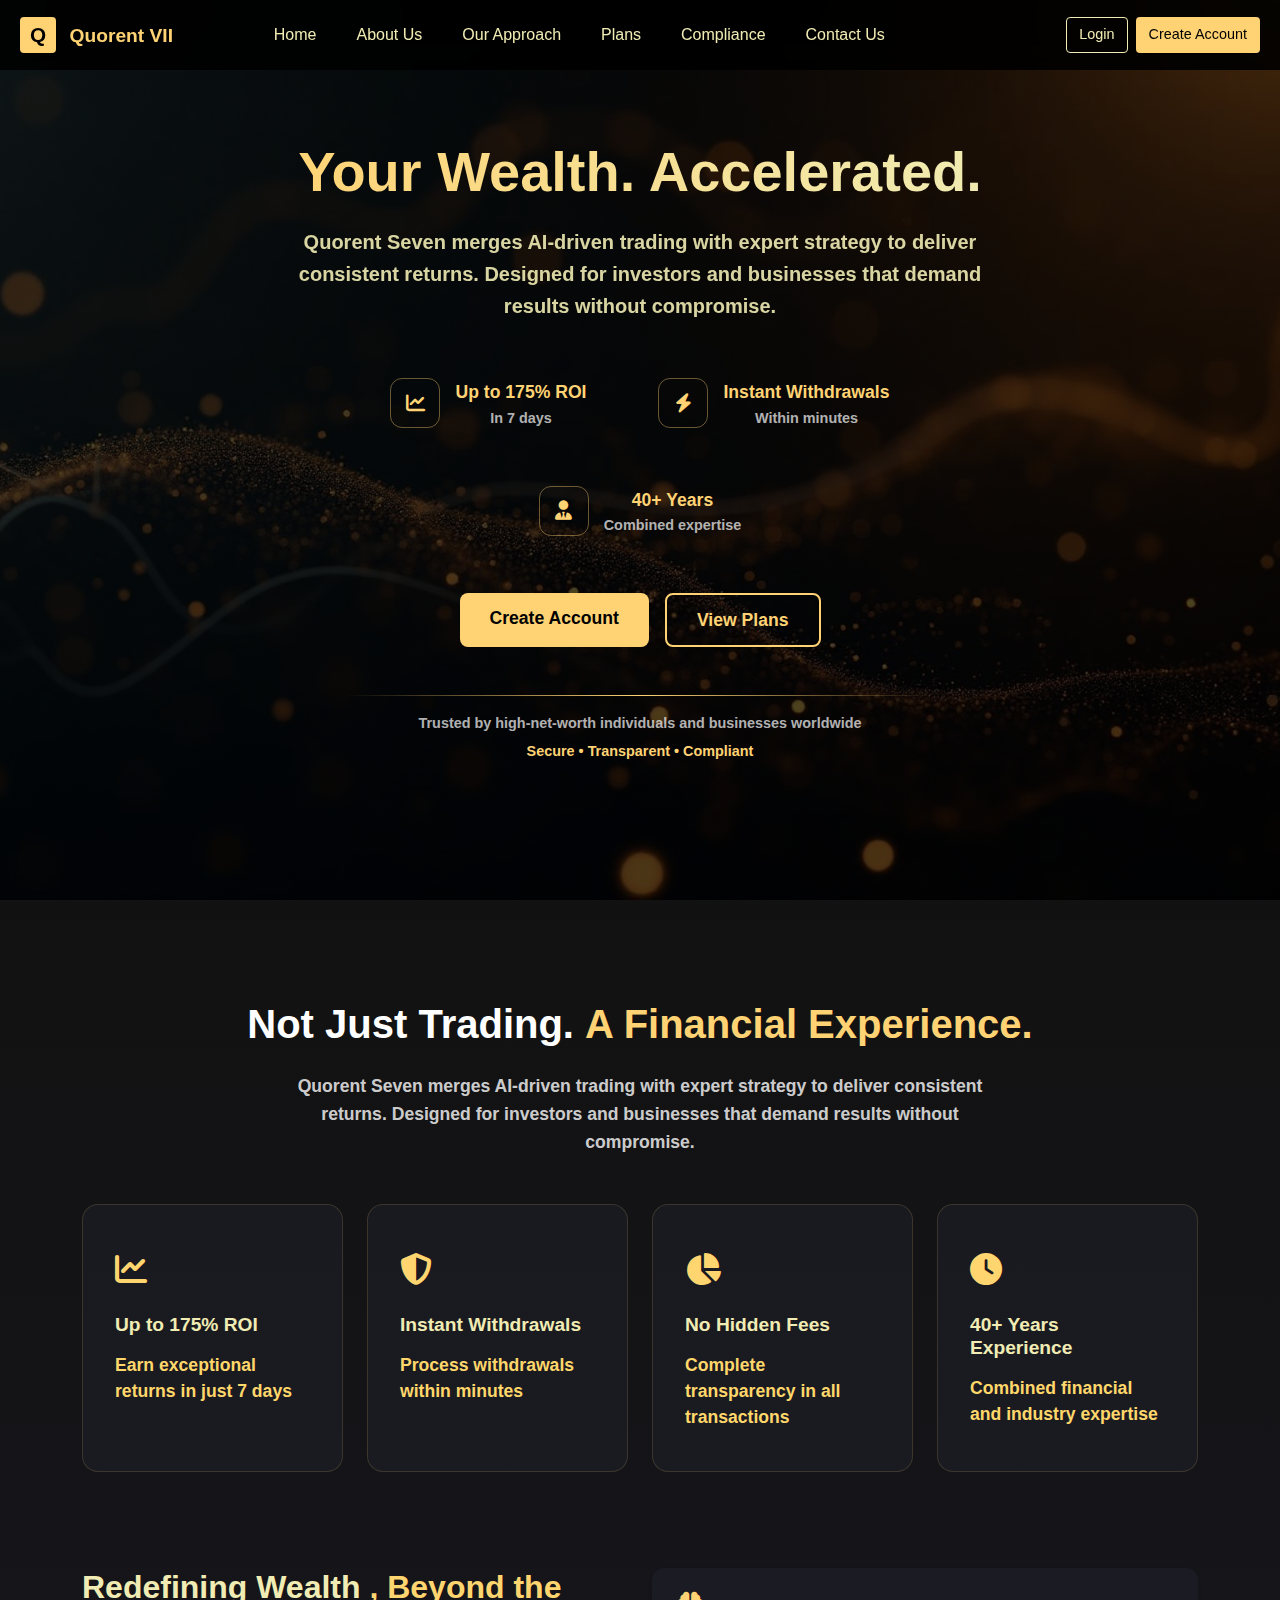
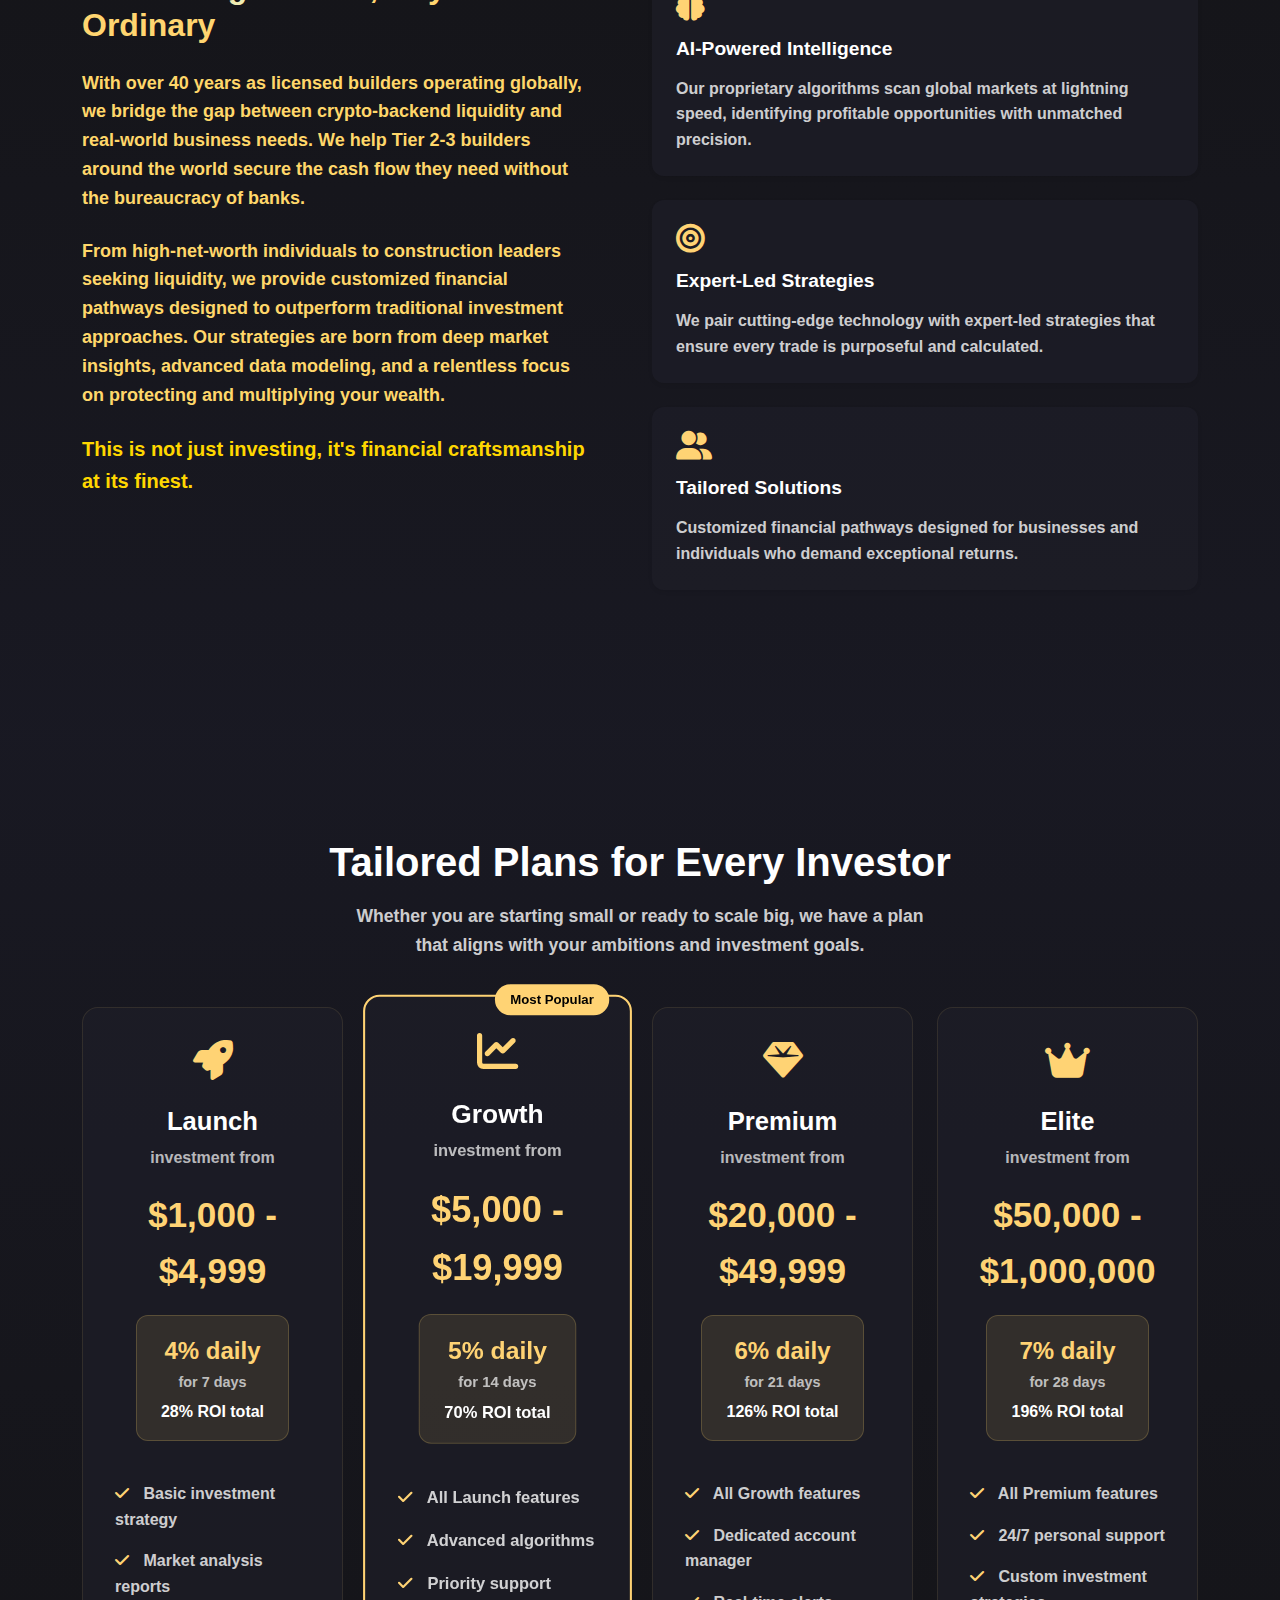
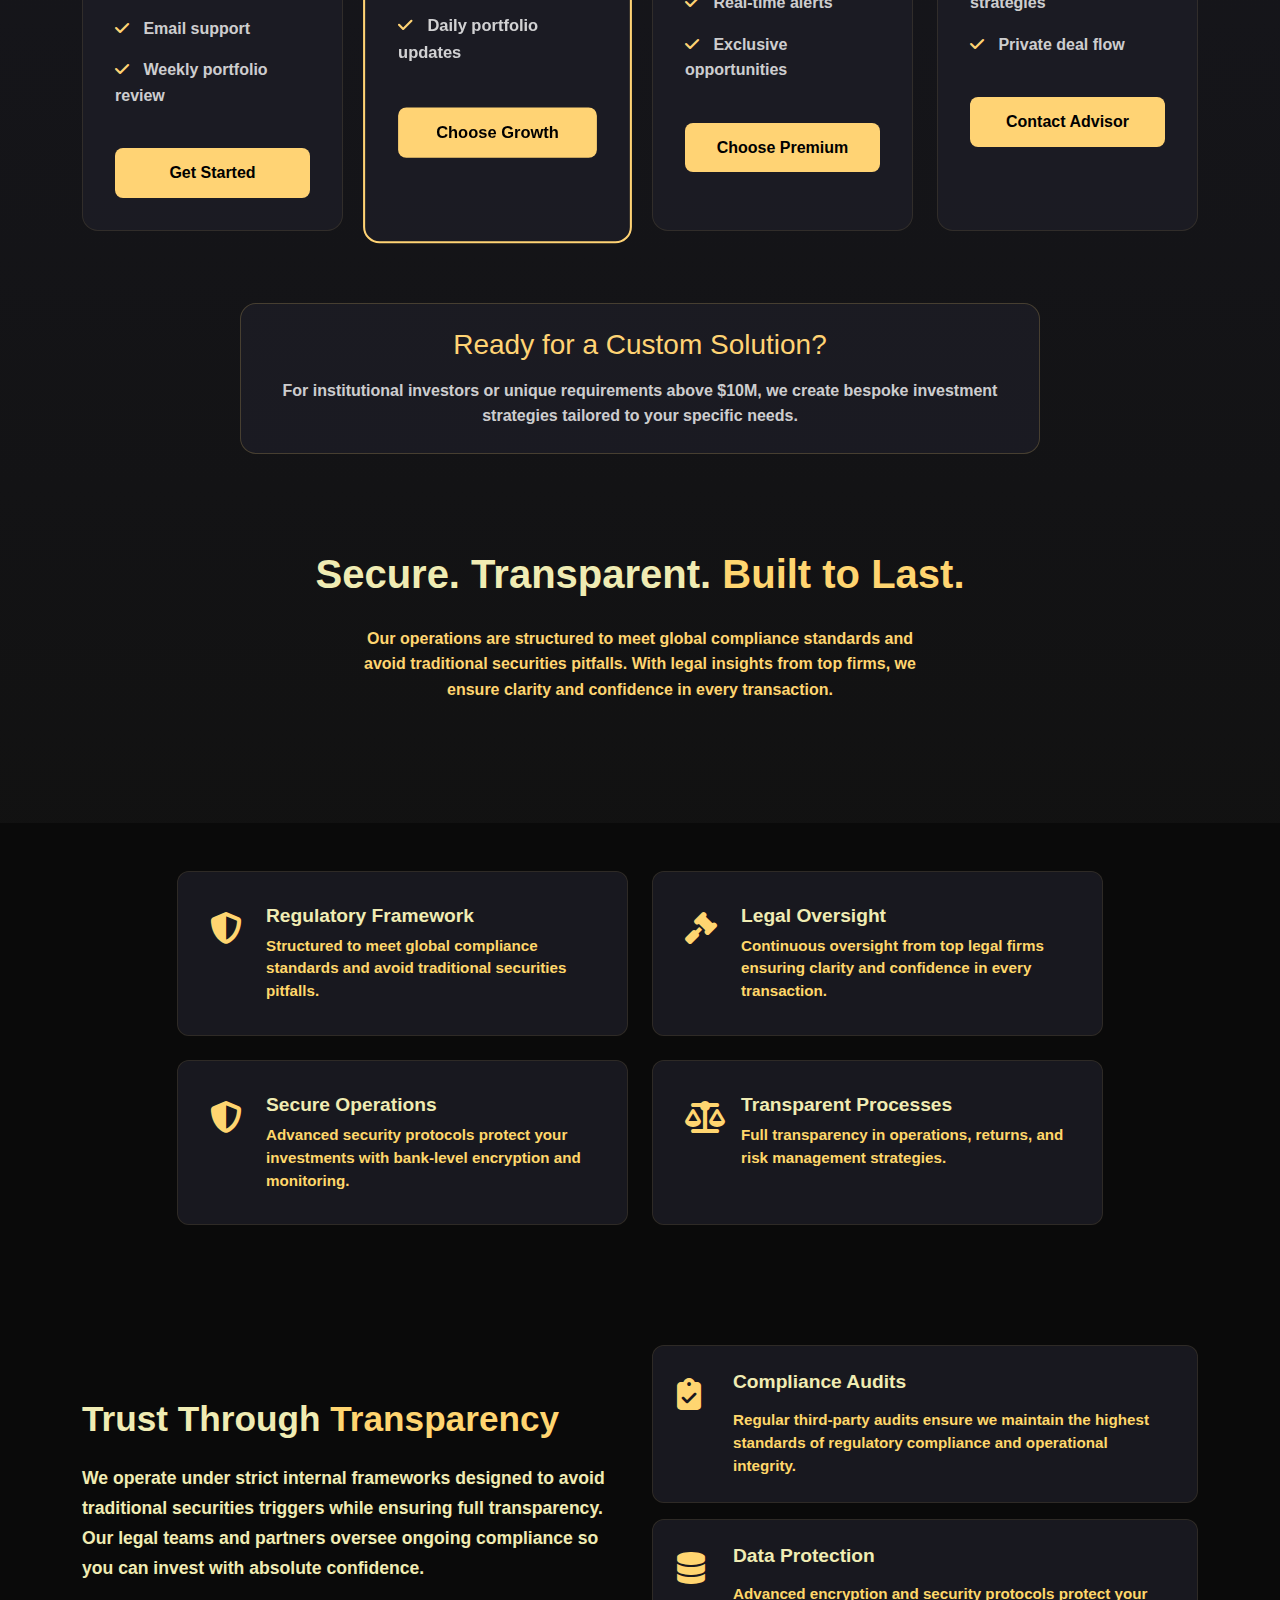
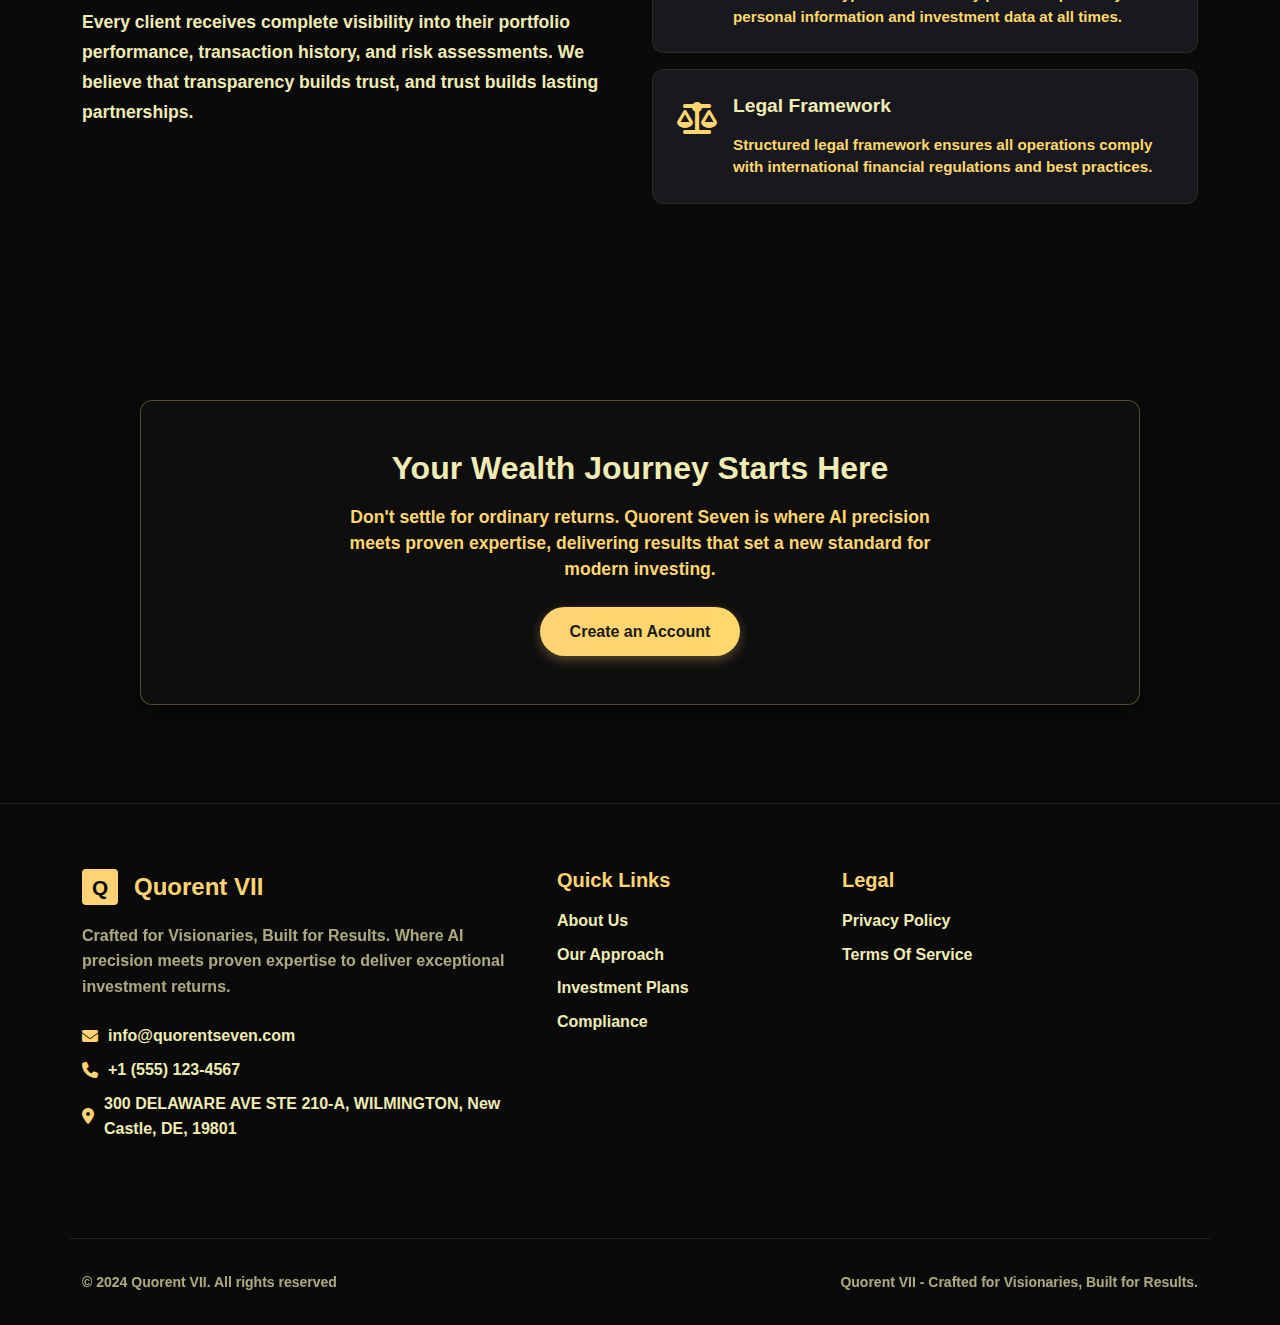
<file: index.html>
<!DOCTYPE html>
<html lang="en">
<head>
    <meta charset="UTF-8">
    <meta name="viewport" content="width=device-width, initial-scale=1.0">
    <title>Quorent VII - AI-Powered Crypto Trading Platform</title>
    <link rel="stylesheet" href="https://cdnjs.cloudflare.com/ajax/libs/font-awesome/6.4.0/css/all.min.css">
    <link href="https://cdn.jsdelivr.net/npm/bootstrap@5.3.0/dist/css/bootstrap.min.css" rel="stylesheet">
    <link rel="stylesheet" href="style.css">
    
</head>
<body>
    <!-- Header -->
 <nav class="navbar navbar-expand-lg navbar-dark navbar-custom fixed-top">
    <div class="container-fluid navbar-container">
        <a class="navbar-brand" href="index.html" style="margin-left: 5px;">
            <div class="logo-box">Q</div>
            <span class="brand-text">Quorent VII</span>
        </a>
        <button class="navbar-toggler" type="button" data-bs-toggle="collapse" data-bs-target="#navbarContent">
            <span class="navbar-toggler-icon"></span>
        </button>
        <div class="collapse navbar-collapse" id="navbarContent">
            <!-- Centered navigation links -->
            <ul class="navbar-nav nav-center mx-auto">
                <li class="nav-item mx-2">
                    <a class="nav-link nav-link-custom" href="index.html">Home</a>
                </li>
                <li class="nav-item mx-2">
                    <a class="nav-link nav-link-custom" href="about.html">About Us</a>
                </li>
                <li class="nav-item mx-2">
                    <a class="nav-link nav-link-custom" href="approach.html">Our Approach</a>
                </li>
                <li class="nav-item mx-2">
                    <a class="nav-link nav-link-custom" href="plans.html">Plans</a>
                </li>
                <li class="nav-item mx-2">
                    <a class="nav-link nav-link-custom" href="compliance.html">Compliance</a>
                </li>
                <li class="nav-item mx-2">
                    <a class="nav-link nav-link-custom" href="contact.html">Contact Us</a>
                </li>
            </ul>
            
            <div class="d-flex nav-buttons ms-auto" style="margin-right: 5px;">
                <a href="login.html" class="btn btn-login me-2">Login</a>
                <a href="register.html" class="btn btn-signup">Create Account</a>
            </div>
        </div>
    </div>
</nav>
    <!-- Hero Section -->
    <section class="hero-section">
        <div class="container">
            <div class="row justify-content-center text-center">
                <div class="col-lg-10 col-xl-8">
                    <h1 class="hero-title">Your Wealth. Accelerated.</h1>
                    <p class="hero-subtitle mx-auto">
                        Quorent Seven merges AI-driven trading with expert strategy to deliver consistent returns. 
                        Designed for investors and businesses that demand results without compromise.
                    </p>
                    
                    <div class="stats-row">
                        <div class="stat-item">
                            <div class="stat-icon-wrapper">
                                <i class="fas fa-chart-line stat-icon"></i>
                            </div>
                            <div class="stat-content">
                                <span class="stat-value">Up to 175% ROI</span>
                                <span class="stat-label">In 7 days</span>
                            </div>
                        </div>
                        
                        <div class="stat-item">
                            <div class="stat-icon-wrapper">
                                <i class="fas fa-bolt stat-icon"></i>
                            </div>
                            <div class="stat-content">
                                <span class="stat-value">Instant Withdrawals</span>
                                <span class="stat-label">Within minutes</span>
                            </div>
                        </div>
                        
                        <div class="stat-item">
                            <div class="stat-icon-wrapper">
                                <i class="fas fa-user-tie stat-icon"></i>
                            </div>
                            <div class="stat-content">
                                <span class="stat-value">40+ Years</span>
                                <span class="stat-label">Combined expertise</span>
                            </div>
                        </div>
                    </div>
                    
                    <div class="d-flex justify-content-center flex-wrap gap-3">
                        <a href="#" class="btn btn-primary-custom">Create Account</a>
                        <a href="#" class="btn btn-outline-custom">View Plans</a>
                    </div>

                    <div class="trust-line">
                        <div class="divider"></div>
                        <p class="trust-text">
                            Trusted by high-net-worth individuals and businesses worldwide
                            <span class="trust-tags">Secure • Transparent • Compliant</span>
                        </p>
                    </div>
                </div>
            </div>
        </div>
    </section>
    
    <!-- Experience Section -->
    <section class="experience-section">
        <div class="container">
            <h1 class="section-header text-center mb-4">
                <span class="normal-text">Not Just Trading.</span>
                <span class="highlight-text"> A Financial Experience.</span>
            </h1>
            
            <p class="description-text text-center mb-5">
                Quorent Seven merges AI-driven trading with expert strategy to deliver consistent returns. Designed for investors and businesses that demand results without compromise.
            </p>
        
            <div class="row row-cols-1 row-cols-md-2 row-cols-lg-4 g-4 mb-5">
                <!-- Card 1 -->
                <div class="col">
                    <div class="feature-card h-100">
                        <div class="card-icon">
                            <i class="fas fa-chart-line"></i>
                        </div>
                        <h3 class="card-title">Up to 175% ROI</h3>
                        <p class="card-description">Earn exceptional returns in just 7 days</p>
                    </div>
                </div>
                
                <!-- Card 2 -->
                <div class="col">
                    <div class="feature-card h-100">
                        <div class="card-icon">
                            <i class="fas fa-shield-alt"></i>
                        </div>
                        <h3 class="card-title">Instant Withdrawals</h3>
                        <p class="card-description">Process withdrawals within minutes</p>
                    </div>
                </div>
                
                <!-- Card 3 -->
                <div class="col">
                    <div class="feature-card h-100">
                        <div class="card-icon">
                            <i class="fas fa-chart-pie"></i>
                        </div>
                        <h3 class="card-title">No Hidden Fees</h3>
                        <p class="card-description">Complete transparency in all transactions</p>
                    </div>
                </div>
                
                <!-- Card 4 -->
                <div class="col">
                    <div class="feature-card h-100">
                        <div class="card-icon">
                            <i class="fas fa-clock"></i>
                        </div>
                        <h3 class="card-title">40+ Years Experience</h3>
                        <p class="card-description">Combined financial and industry expertise</p>
                    </div>
                </div>
            </div>
            
            <div class="row align-items-start py-5">
                <!-- Text Column -->
                <div class="col-lg-6 pe-lg-5 mb-5 mb-lg-0">
                    <h2 class="mb-4">
                        <span style="color: #f0ecb3;">Redefining Wealth</span>
                        <span style="color: #ffd570;">, Beyond the Ordinary</span>
                    </h2>
                    <p style="color:#ffd76a ; font-size: 18px;" class="mb-4">With over 40 years as licensed builders operating globally, we bridge the gap between crypto-backend liquidity and real-world business needs. We help Tier 2-3 builders around the world secure the cash flow they need without the bureaucracy of banks.</p>
                    <p style="color:#ffd76a ; font-size: 18px;" class="mb-4">From high-net-worth individuals to construction leaders seeking liquidity, we provide customized financial pathways designed to outperform traditional investment approaches. Our strategies are born from deep market insights, advanced data modeling, and a relentless focus on protecting and multiplying your wealth.</p>
                    <p style="color:gold ; font-size: 20px;" class="mb-0">This is not just investing, it's financial craftsmanship at its finest.</p>
                </div>
                
                <!-- Cards Column -->
                <div class="col-lg-6">
                    <div class="row g-4">
                        <!-- Card 1 -->
                        <div class="col-md-12">
                            <div class="card h-100 border-0 shadow-sm ai-card p-4">
                                <i class="fas fa-brain card-icon"></i>
                                <h5 class="card-title">AI-Powered Intelligence</h5>
                                <p class="card-text">
                                    Our proprietary algorithms scan global markets at lightning speed, 
                                    identifying profitable opportunities with unmatched precision.
                                </p>
                            </div>
                        </div>
                        
                        <!-- Card 2 -->
                        <div class="col-md-12">
                            <div class="card h-100 border-0 shadow-sm ai-card p-4">
                                <i class="fas fa-bullseye card-icon"></i>
                                <h5 class="card-title">Expert-Led Strategies</h5>
                                <p class="card-text">
                                    We pair cutting-edge technology with expert-led strategies that ensure every trade is purposeful and calculated.
                                </p>
                            </div>
                        </div>
                        
                        <!-- Card 3 -->
                        <div class="col-md-12">
                            <div class="card h-100 border-0 shadow-sm ai-card p-4">
                                <i class="fas fa-user-friends card-icon"></i>
                                <h5 class="card-title">Tailored Solutions</h5>
                                <p class="card-text">
                                    Customized financial pathways designed for businesses and individuals who demand exceptional returns.
                                </p>
                            </div>
                        </div>
                    </div>
                </div>
            </div>
        </div>
    </section>

    <!-- Pricing Section -->
    <section class="pricing" id="pricing">
        <div class="container">
            <div class="section-header text-center mb-5">
                <h2>Tailored Plans for Every Investor</h2>
                <p>Whether you are starting small or ready to scale big, we have a plan that aligns with your ambitions and investment goals.</p>
            </div>
            
            <div class="pricing-grid">
                <div class="row">
                    <!-- Card 1 - Launch -->
                    <div class="col-lg-3 col-md-6 mb-4">
                        <div class="pricing-card h-100">
                            <div class="card-icon-top text-center">
                                <i class="fas fa-rocket"></i>
                            </div>
                            <div class="pricing-header text-center">
                                <h3>Launch</h3>
                                <p>investment from</p>
                            </div>
                            <div class="price text-center">$1,000 - $4,999</div>
                            <div class="text-center my-3">
                                <div class="roi-box d-inline-block">
                                    <div class="roi-amount">4% daily</div>
                                    <div class="roi-period">for 7 days</div>
                                    <div class="roi-total">28% ROI total</div>
                                </div>
                            </div>
                            <ul class="pricing-features">
                                <li><i class="fas fa-check"></i> Basic investment strategy</li>
                                <li><i class="fas fa-check"></i> Market analysis reports</li>
                                <li><i class="fas fa-check"></i> Email support</li>
                                <li><i class="fas fa-check"></i> Weekly portfolio review</li>
                            </ul>
                            <a href="#" class="cta-button">Get Started</a>
                        </div>
                    </div>

                    <!-- Card 2 - Growth -->
                    <div class="col-lg-3 col-md-6 mb-4">
                        <div class="pricing-card h-100 popular">
                            <div class="popular-badge">Most Popular</div>
                            <div class="card-icon-top text-center">
                                <i class="fas fa-chart-line"></i>
                            </div>
                            <div class="pricing-header text-center">
                                <h3>Growth</h3>
                                <p>investment from</p>
                            </div>
                            <div class="price text-center">$5,000 - $19,999</div>
                            <div class="text-center my-3">
                                <div class="roi-box d-inline-block">
                                    <div class="roi-amount">5% daily</div>
                                    <div class="roi-period">for 14 days</div>
                                    <div class="roi-total">70% ROI total</div>
                                </div>
                            </div>
                            <ul class="pricing-features">
                                <li><i class="fas fa-check"></i> All Launch features</li>
                                <li><i class="fas fa-check"></i> Advanced algorithms</li>
                                <li><i class="fas fa-check"></i> Priority support</li>
                                <li><i class="fas fa-check"></i> Daily portfolio updates</li>
                            </ul>
                            <a href="#" class="cta-button">Choose Growth</a>
                        </div>
                    </div>

                    <!-- Card 3 - Premium -->
                    <div class="col-lg-3 col-md-6 mb-4">
                        <div class="pricing-card h-100">
                            <div class="card-icon-top text-center">
                                <i class="fas fa-gem"></i>
                            </div>
                            <div class="pricing-header text-center">
                                <h3>Premium</h3>
                                <p>investment from</p>
                            </div>
                            <div class="price text-center">$20,000 - $49,999</div>
                            <div class="text-center my-3">
                                <div class="roi-box d-inline-block">
                                    <div class="roi-amount">6% daily</div>
                                    <div class="roi-period">for 21 days</div>
                                    <div class="roi-total">126% ROI total</div>
                                </div>
                            </div>
                            <ul class="pricing-features">
                                <li><i class="fas fa-check"></i> All Growth features</li>
                                <li><i class="fas fa-check"></i> Dedicated account manager</li>
                                <li><i class="fas fa-check"></i> Real-time alerts</li>
                                <li><i class="fas fa-check"></i> Exclusive opportunities</li>
                            </ul>
                            <a href="#" class="cta-button">Choose Premium</a>
                        </div>
                    </div>

                    <!-- Card 4 - Elite -->
                    <div class="col-lg-3 col-md-6 mb-4">
                        <div class="pricing-card h-100">
                            <div class="card-icon-top text-center">
                                <i class="fas fa-crown"></i>
                            </div>
                            <div class="pricing-header text-center">
                                <h3>Elite</h3>
                                <p>investment from</p>
                            </div>
                            <div class="price text-center">$50,000 - $1,000,000</div>
                            <div class="text-center my-3">
                                <div class="roi-box d-inline-block">
                                    <div class="roi-amount">7% daily</div>
                                    <div class="roi-period">for 28 days</div>
                                    <div class="roi-total">196% ROI total</div>
                                </div>
                            </div>
                            <ul class="pricing-features">
                                <li><i class="fas fa-check"></i> All Premium features</li>
                                <li><i class="fas fa-check"></i> 24/7 personal support</li>
                                <li><i class="fas fa-check"></i> Custom investment strategies</li>
                                <li><i class="fas fa-check"></i> Private deal flow</li>
                            </ul>
                            <a href="#" class="cta-button">Contact Advisor</a>
                        </div>
                    </div>
                </div>
            </div>
            
            <div class="d-flex justify-content-center my-5">
                <div class="custom-solution-box text-center p-4">
                    <h3 class="mb-3" style="color: #ffd374;">Ready for a Custom Solution?</h3>
                    <p class="mb-0" style="color: rgba(255,255,255,0.8);">
                        For institutional investors or unique requirements above $10M, we create bespoke investment strategies tailored to your specific needs.
                    </p>
                </div>
            </div>

            <div class="pt-5 text-center">
                <h1> <span style="color: #f0ecb3;">Secure. Transparent.</span> <span style="color: #ffd570;">Built to Last. </span></h1>
                <p style="color: #ffd570; text-align: center; max-width: 600px; margin: 0 auto; padding: 20px;">
                    Our operations are structured to meet global compliance standards and avoid traditional securities pitfalls. With legal insights from top firms, we ensure clarity and confidence in every transaction.
                </p>
            </div>
        </div>
    </section>

    <!-- Compliance Section -->
    <section class="py-5">
        <div class="container">
            <div class="row justify-content-center">
                <!-- Card 1 -->
                <div class="col-12 col-sm-10 col-md-6 col-lg-5 mb-4">
                    <div class="card p-3 h-100">
                        <div class="card-body">
                            <div class="d-flex align-items-start">
                                <div class="card-icon me-3">
                                    <i class="fas fa-shield-alt"></i>
                                </div>
                                <div>
                                    <h3 class="card-title mb-2">Regulatory Framework</h3>
                                    <p class="card-content mb-0">Structured to meet global compliance standards and avoid traditional securities pitfalls.</p>
                                </div>
                            </div>
                        </div>
                    </div>
                </div>
                
                <!-- Card 2 -->
                <div class="col-12 col-sm-10 col-md-6 col-lg-5 mb-4">
                    <div class="card p-3 h-100">
                        <div class="card-body">
                            <div class="d-flex align-items-start">
                                <div class="card-icon me-3">
                                    <i class="fas fa-gavel"></i>
                                </div>
                                <div>
                                    <h3 class="card-title mb-2">Legal Oversight</h3>
                                    <p class="card-content mb-0">Continuous oversight from top legal firms ensuring clarity and confidence in every transaction.</p>
                                </div>
                            </div>
                        </div>
                    </div>
                </div>
                
                <!-- Card 3 -->
                <div class="col-12 col-sm-10 col-md-6 col-lg-5 mb-4">
                    <div class="card p-3 h-100">
                        <div class="card-body">
                            <div class="d-flex align-items-start">
                                <div class="card-icon me-3">
                                    <i class="fas fa-shield-alt"></i>
                                </div>
                                <div>
                                    <h3 class="card-title mb-2">Secure Operations</h3>
                                    <p class="card-content mb-0">Advanced security protocols protect your investments with bank-level encryption and monitoring.</p>
                                </div>
                            </div>
                        </div>
                    </div>
                </div>
                
                <!-- Card 4 -->
                <div class="col-12 col-sm-10 col-md-6 col-lg-5 mb-4">
                    <div class="card p-3 h-100">
                        <div class="card-body">
                            <div class="d-flex align-items-start">
                                <div class="card-icon me-3">
                                    <i class="fas fa-balance-scale"></i>
                                </div>
                                <div>
                                    <h3 class="card-title mb-2">Transparent Processes</h3>
                                    <p class="card-content mb-0">Full transparency in operations, returns, and risk management strategies.</p>
                                </div>
                            </div>
                        </div>
                    </div>
                </div>
            </div>
        </div>
    </section>

    <!-- Trust Section -->
    <section class="py-5">
        <div class="container">
            <div class="row align-items-center">
                <div class="col-12 col-md-6 text-content mb-5 mb-md-0">
                    <h2 class="main-heading">Trust Through <span style="color: #ffd570;">Transparency</span></h2>
                    <p class="content-text">
                        We operate under strict internal frameworks designed to avoid traditional securities triggers while ensuring full transparency. Our legal teams and partners oversee ongoing compliance so you can invest with absolute confidence.
                    </p>
                    <p class="content-text">
                        Every client receives complete visibility into their portfolio performance, transaction history, and risk assessments. We believe that transparency builds trust, and trust builds lasting partnerships.
                    </p>
                </div>
                <div class="col-12 col-md-6">
                    <!-- Card 1 -->
                    <div class="card mb-3">
                        <div class="d-flex">
                            <div class="card-icon">
                                <i class="fas fa-clipboard-check"></i>
                            </div>
                            <div>
                                <h4 class="card-title">Compliance Audits</h4>
                                <p class="card-content">Regular third-party audits ensure we maintain the highest standards of regulatory compliance and operational integrity.</p>
                            </div>
                        </div>
                    </div>
                    
                    <!-- Card 2 -->
                    <div class="card mb-3">
                        <div class="d-flex">
                            <div class="card-icon">
                                <i class="fas fa-database"></i>
                            </div>
                            <div>
                                <h4 class="card-title">Data Protection</h4>
                                <p class="card-content">Advanced encryption and security protocols protect your personal information and investment data at all times.</p>
                            </div>
                        </div>
                    </div>
                    
                    <!-- Card 3 -->
                    <div class="card">
                        <div class="d-flex">
                            <div class="card-icon">
                                <i class="fas fa-scale-balanced"></i>
                            </div>
                            <div>
                                <h4 class="card-title">Legal Framework</h4>
                                <p class="card-content">Structured legal framework ensures all operations comply with international financial regulations and best practices.</p>
                            </div>
                        </div>
                    </div>
                </div>
            </div>
        </div>
    </section>

    <!-- CTA Section -->
    <section class="py-5">
        <div class="container">
            <div class="text-box">
                <h2>Your Wealth Journey Starts Here</h2>
                <p>Don't settle for ordinary returns. Quorent Seven is where AI precision meets proven expertise, delivering results that set a new standard for modern investing.</p>
                <button class="btn-create-account">Create an Account</button>
            </div>
        </div>
    </section>
    
    <!-- Footer -->
       <footer>
        <div class="container">
            <div class="row">
                <div class="col-lg-5 footer-about">
                     <a href="#" class="footer-logo">
            <div class="logo-box">Q</div>
            <span style="color: #ffd374;">Quorent VII</span>
        </a>
                    <p class="mb-4">Crafted for Visionaries, Built for Results. Where AI precision meets proven expertise to deliver exceptional investment returns.</p>
                    <ul class="contact-info">
                        <li class="mb-2"><i class="fas fa-envelope"></i> info@quorentseven.com</li>
                        <li class="mb-2"><i class="fas fa-phone"></i> +1 (555) 123-4567</li>
                        <li><i class="fas fa-map-marker-alt"></i> 300 DELAWARE AVE STE 210-A, WILMINGTON, New Castle, DE, 19801</li>
                    </ul>
                </div>
                <div class="col-lg-3 col-md-6 footer-links">
                    <h3 class="mb-3">Quick Links</h3>
                    <ul>
                        <li class="mb-2"><a href="#">About Us</a></li>
                        <li class="mb-2"><a href="#">Our Approach</a></li>
                        <li class="mb-2"><a href="#">Investment Plans</a></li>
                        <li><a href="#">Compliance</a></li>
                    </ul>
                </div>
                <div class="col-lg-2 col-md-6 footer-links">
                    <h3 class="mb-3">Legal</h3>
                    <ul>
                        <li class="mb-2"><a href="#">Privacy Policy</a></li>
                        <li><a href="#">Terms Of Service</a></li>
                    </ul>
                </div>
            </div>
      <div class="row footer-bottom justify-content-between">
    <div class="col-auto">
        <p class="mb-0">© 2024 Quorent VII. All rights reserved</p>
    </div>
    <div class="col-auto">
        <p class="mb-0">Quorent VII - Crafted for Visionaries, Built for Results.</p>
    </div>
</div>
        </div>
    </footer>

    <script src="https://cdn.jsdelivr.net/npm/bootstrap@5.3.0/dist/js/bootstrap.bundle.min.js"></script>
    <script>
        // FAQ toggle functionality
        document.querySelectorAll('.faq-question').forEach(question => {
            question.addEventListener('click', () => {
                const answer = question.nextElementSibling;
                const icon = question.querySelector('i');
                
                // Toggle active class on answer
                answer.classList.toggle('active');
                
                // Rotate icon
                if (answer.classList.contains('active')) {
                    icon.classList.remove('fa-chevron-down');
                    icon.classList.add('fa-chevron-up');
                } else {
                    icon.classList.remove('fa-chevron-up');
                    icon.classList.add('fa-chevron-down');
                }
            });
        });
    </script>
</body>
</html>
</file>
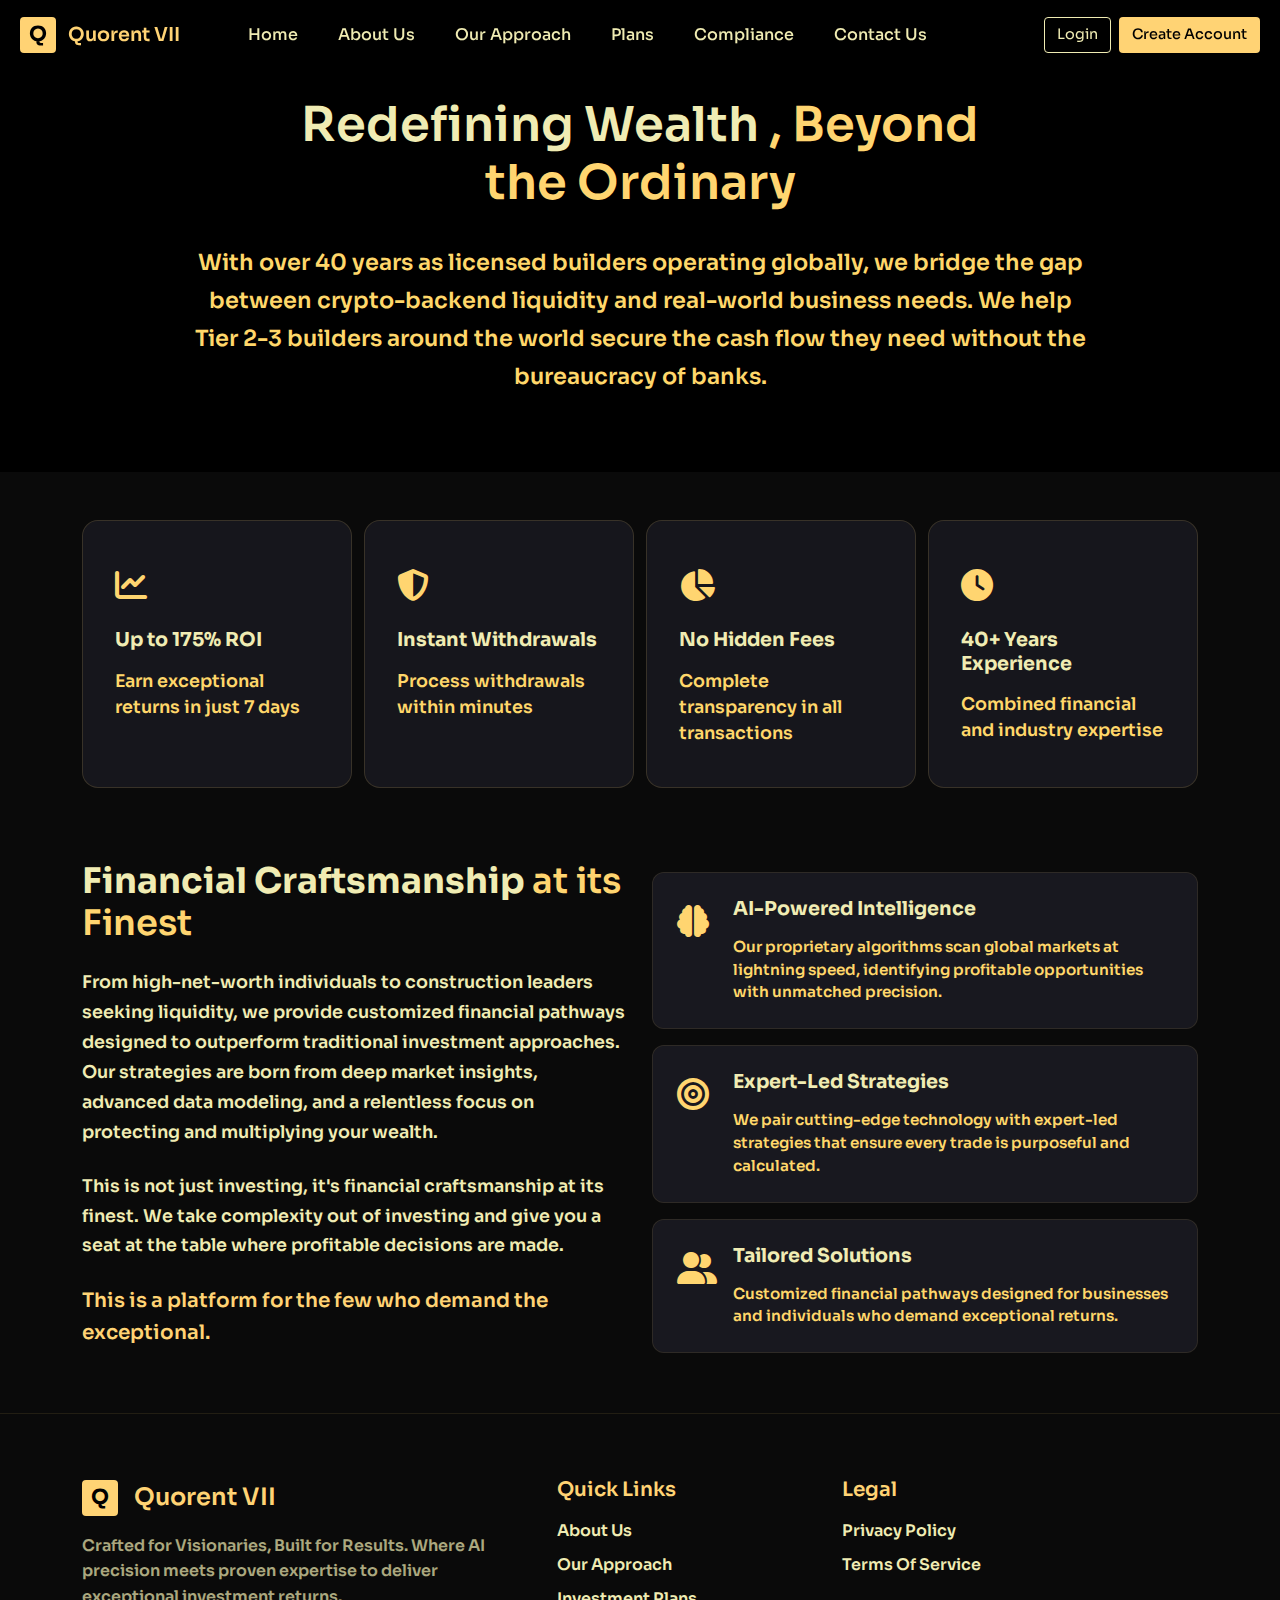
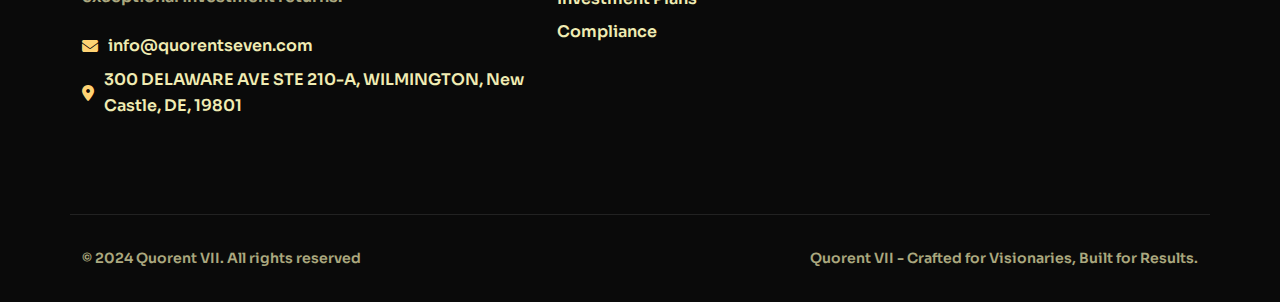
<file: about.html>
<!DOCTYPE html>
<html lang="en">
<head>
    <meta charset="UTF-8">
    <meta name="viewport" content="width=device-width, initial-scale=1.0">
    <title>Qourent and Seven - About Us</title>
    <link rel="stylesheet" href="https://cdnjs.cloudflare.com/ajax/libs/font-awesome/6.4.0/css/all.min.css">
    <link href="https://cdn.jsdelivr.net/npm/bootstrap@5.3.0/dist/css/bootstrap.min.css" rel="stylesheet">
    <link rel="preconnect" href="https://fonts.googleapis.com">
<link rel="preconnect" href="https://fonts.gstatic.com" crossorigin>
<link href="https://fonts.googleapis.com/css2?family=Merriweather:ital,opsz,wght@0,18..144,300..900;1,18..144,300..900&family=Roboto+Serif:ital,opsz,wght@0,8..144,100..900;1,8..144,100..900&family=Roboto:ital,wght@0,100..900;1,100..900&family=Sora:wght@100..800&display=swap" rel="stylesheet">
    <link rel="stylesheet" href="style.css">

</head>
<body>
    <!-- Header -->
<nav class="navbar navbar-expand-lg navbar-dark navbar-custom fixed-top">
    <div class="container-fluid navbar-container">
        <a class="navbar-brand" href="index.html" style="margin-left: 5px;">
            <div class="logo-box">Q</div>
            <span class="brand-text">Quorent VII</span>
        </a>
        <button class="navbar-toggler" type="button" data-bs-toggle="collapse" data-bs-target="#navbarContent">
            <span class="navbar-toggler-icon"></span>
        </button>
        <div class="collapse navbar-collapse" id="navbarContent">
            <ul class="navbar-nav nav-center mx-auto">
                <li class="nav-item mx-2">
                    <a class="nav-link nav-link-custom" href="index.html">Home</a>
                </li>
                <li class="nav-item mx-2">
                    <a class="nav-link nav-link-custom" href="about.html">About Us</a>
                </li>
                <li class="nav-item mx-2">
                    <a class="nav-link nav-link-custom" href="approach.html">Our Approach</a>
                </li>
                <li class="nav-item mx-2">
                    <a class="nav-link nav-link-custom" href="plans.html">Plans</a>
                </li>
                <li class="nav-item mx-2">
                    <a class="nav-link nav-link-custom" href="compliance.html">Compliance</a>
                </li>
                <li class="nav-item mx-2">
                    <a class="nav-link nav-link-custom" href="contact.html">Contact Us</a>
                </li>
            </ul>
            
            <div class="d-flex nav-buttons ms-auto" style="margin-right: 5px;">
                <a href="https://app.quorentseven.com/user/login" class="btn btn-login me-2">Login</a>
                <a href="https://app.quorentseven.com/user/register" class="btn btn-signup">Create Account</a>
            </div>
        </div>
    </div>
</nav>
   <section style="background-color: black;" class="py-5">
        <div class="container">
            <div class="row justify-content-center">
                <div class="mt-5 col-12 col-lg-10 text-center">
                    <h2 class="wealth-heading">
                        <span style="color: #f0ecb3;">Redefining Wealth</span>
                        <span style="color: #ffd570;">, Beyond <br> the Ordinary</span>
                    </h2>
                    <p class="wealth-text">
                        With over 40 years as licensed builders operating globally, we bridge the gap between crypto-backend liquidity and real-world business needs. We help Tier 2-3 builders around the world secure the cash flow they need without the bureaucracy of banks.
                    </p>
                </div>
            </div>
        </div>
    </section>    
    
    <section class="mt-5">
         <div class="container my-4">
        <div class="row row-cols-1 row-cols-md-2 row-cols-lg-4 compact-row g-2">
            <!-- Card 1 -->
            <div class="col">
                <div class="feature-card h-100">
                    <div class="card-icon">
                        <i class="fas fa-chart-line"></i>
                    </div>
                    <h3 class="card-title">Up to 175% ROI</h3>
                    <p class="card-description">Earn exceptional returns in just 7 days</p>
                </div>
            </div>
            
            <!-- Card 2 -->
            <div class="col">
                <div class="feature-card h-100">
                    <div class="card-icon">
                        <i class="fas fa-shield-alt"></i>
                    </div>
                    <h3 class="card-title">Instant Withdrawals</h3>
                    <p class="card-description">Process withdrawals within minutes</p>
                </div>
            </div>
            
            <!-- Card 3 -->
            <div class="col">
                <div class="feature-card h-100">
                    <div class="card-icon">
                        <i class="fas fa-chart-pie"></i>
                    </div>
                    <h3 class="card-title">No Hidden Fees</h3>
                    <p class="card-description">Complete transparency in all transactions</p>
                </div>
            </div>
            
            <!-- Card 4 -->
            <div class="col">
                <div class="feature-card h-100">
                    <div class="card-icon">
                        <i class="fas fa-clock"></i>
                    </div>
                    <h3 class="card-title">40+ Years Experience</h3>
                    <p class="card-description">Combined financial and industry expertise</p>
                </div>
            </div>
        </div>
    </div>
    </section>

    <section class="py-5">
        <div class="container">
            <div class="row align-items-center">
                <div class="col-12 col-md-6 text-content mb-5 mb-md-0">
                    <h2 class="main-heading">Financial Craftsmanship <span style="color: #ffd570;">at its Finest</span></h2>
                    <p class="content-text">
                        From high-net-worth individuals to construction leaders seeking liquidity, we provide customized financial pathways designed to outperform traditional investment approaches. Our strategies are born from deep market insights, advanced data modeling, and a relentless focus on protecting and multiplying your wealth.
                    </p>
                    <p class="content-text">
                        This is not just investing, it's financial craftsmanship at its finest. We take complexity out of investing and give you a seat at the table where profitable decisions are made.
                    </p>
                    <p style="color: #ffd374; font-size: 20px;">
                        This is a platform for the few who demand the exceptional.
                    </p>
                </div>
                <div class="col-12 col-md-6">
                    <div class="card mb-3">
                        <div class="d-flex">
                            <div class="card-icon">
                                <i class="fas fa-brain"></i>
                            </div>
                            <div>
                                <h4 class="card-title">AI-Powered Intelligence</h4>
                                <p class="card-content">Our proprietary algorithms scan global markets at lightning speed, identifying profitable opportunities with unmatched precision.</p>
                            </div>
                        </div>
                    </div>
                    <div class="card mb-3">
                        <div class="d-flex">
                            <div class="card-icon">
                                <i class="fas fa-bullseye"></i>
                            </div>
                            <div>
                                <h4 class="card-title">Expert-Led Strategies</h4>
                                <p class="card-content">We pair cutting-edge technology with expert-led strategies that ensure every trade is purposeful and calculated.</p>
                            </div>
                        </div>
                    </div>
                    <div class="card">
                        <div class="d-flex">
                            <div class="card-icon">
                                <i class="fas fa-user-friends"></i>
                            </div>
                            <div>
                                <h4 class="card-title">Tailored Solutions</h4>
                                <p class="card-content">Customized financial pathways designed for businesses and individuals who demand exceptional returns.</p>
                            </div>
                        </div>
                    </div>
                </div>
            </div>
        </div>
    </section>

    
    
    <!-- Footer -->
       <footer>
        <div class="container">
            <div class="row">
                <div class="col-lg-5 footer-about">
                     <a href="#" class="footer-logo">
            <div class="logo-box">Q</div>
            <span style="color: #ffd374;">Quorent VII</span>
        </a>
                    <p class="mb-4">Crafted for Visionaries, Built for Results. Where AI precision meets proven expertise to deliver exceptional investment returns.</p>
                    <ul class="contact-info">
                        <li class="mb-2"><i class="fas fa-envelope"></i> info@quorentseven.com</li>
                        <li><i class="fas fa-map-marker-alt"></i> 300 DELAWARE AVE STE 210-A, WILMINGTON, New Castle, DE, 19801</li>
                    </ul>
                </div>
                <div class="col-lg-3 col-md-6 footer-links">
                    <h3 class="mb-3">Quick Links</h3>
                    <ul>
                        <li class="mb-2"><a href="#">About Us</a></li>
                        <li class="mb-2"><a href="#">Our Approach</a></li>
                        <li class="mb-2"><a href="">Investment Plans</a></li>
                        <li><a href="compliance.html">Compliance</a></li>
                    </ul>
                </div>
                <div class="col-lg-2 col-md-6 footer-links">
                    <h3 class="mb-3">Legal</h3>
                    <ul>
                        <li class="mb-2"><a href="privacy.html">Privacy Policy</a></li>
                        <li><a href="service.html">Terms Of Service</a></li>
                    </ul>
                </div>
            </div>
            <div class="row footer-bottom justify-content-between">
    <div class="col-auto">
        <p class="mb-0">© 2024 Quorent VII. All rights reserved</p>
    </div>
    <div class="col-auto">
        <p class="mb-0">Quorent VII - Crafted for Visionaries, Built for Results.</p>
    </div>
</div>
        </div>
    </footer>
    
    
    <script src="https://cdn.jsdelivr.net/npm/bootstrap@5.3.0/dist/js/bootstrap.bundle.min.js"></script>
    <script type="text/javascript">
var $zoho=$zoho || {};$zoho.salesiq = $zoho.salesiq || {widgetcode:"siqdbee1c3c4b74182ae71d3c5fbe2ddf01647a8e0adaa444de1efcefa41077dda5", values:{},ready:function(){}};var d=document;s=d.createElement("script");s.type="text/javascript";s.id="zsiqscript";s.defer=true;s.src="https://salesiq.zoho.com/widget";t=d.getElementsByTagName("script")[0];t.parentNode.insertBefore(s,t);d.write("<div id='zsiqwidget'></div>");
</script>
</body>

</html>
</file>
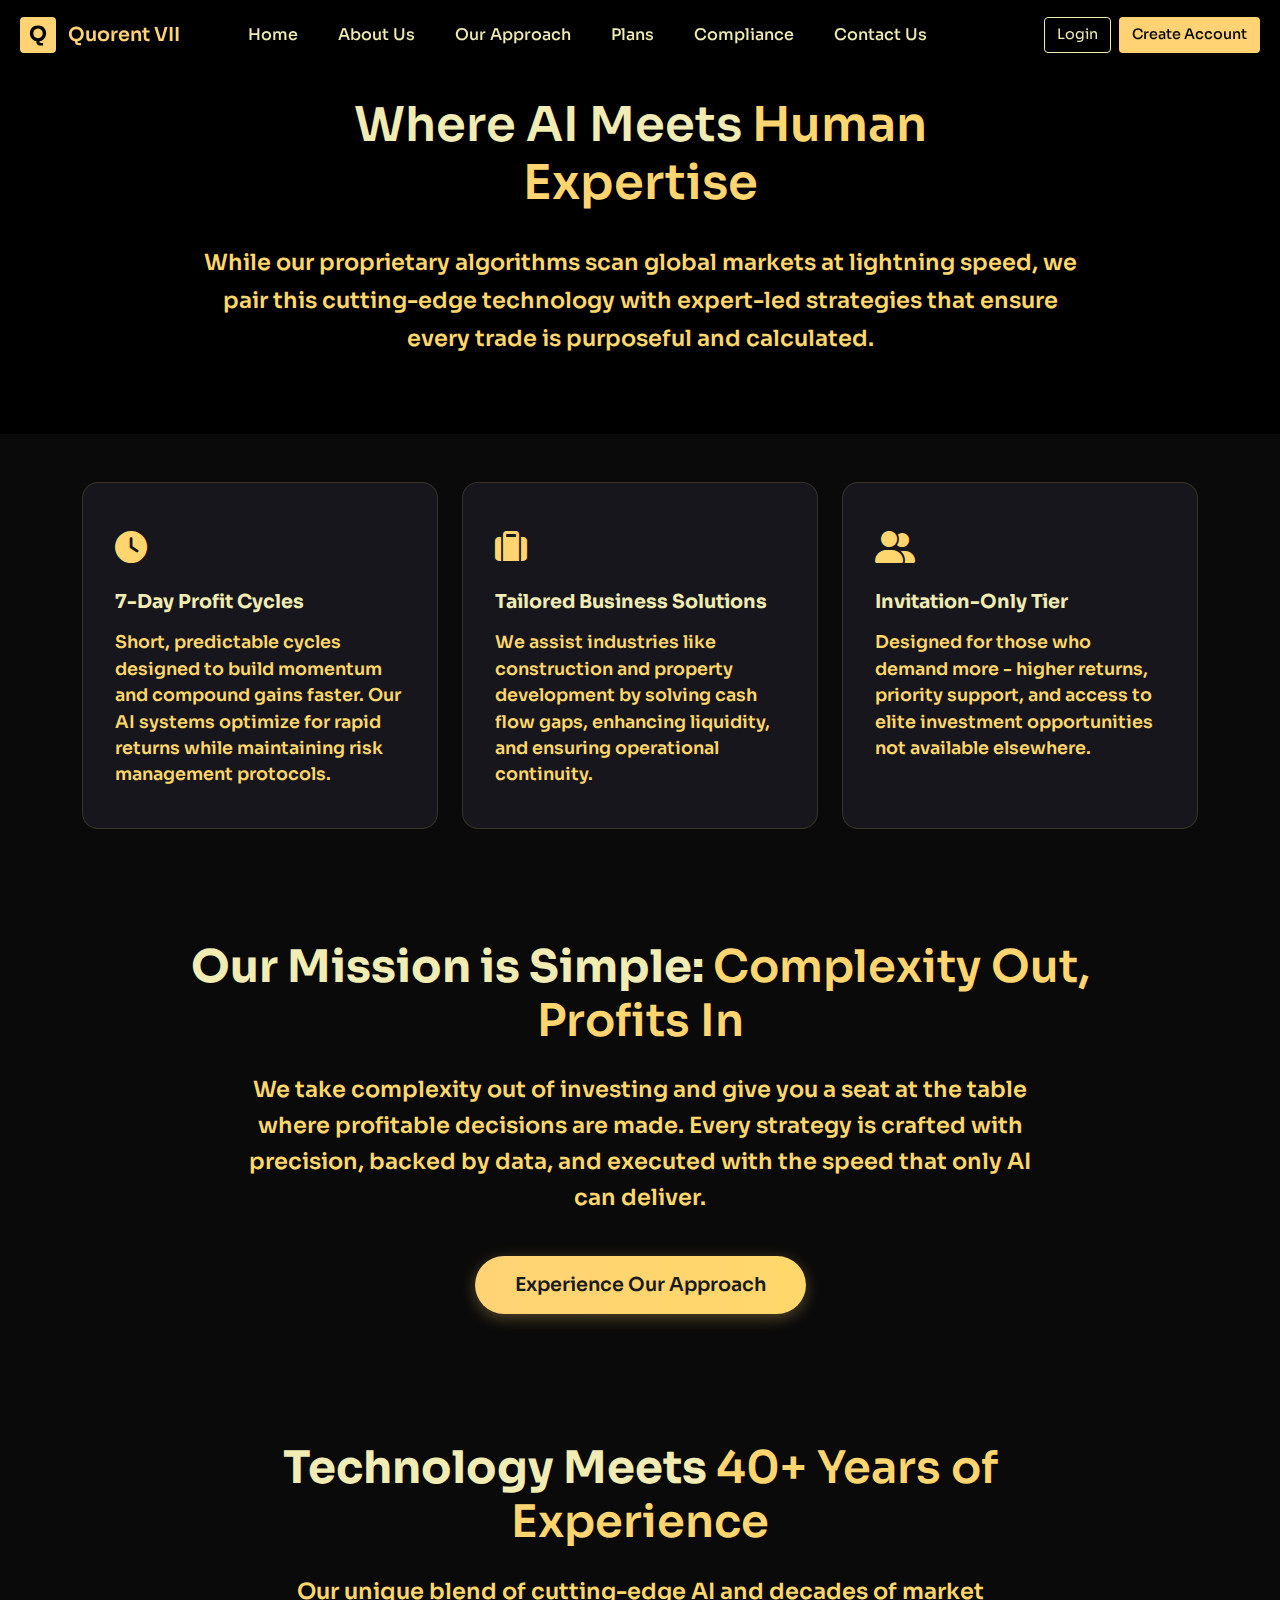
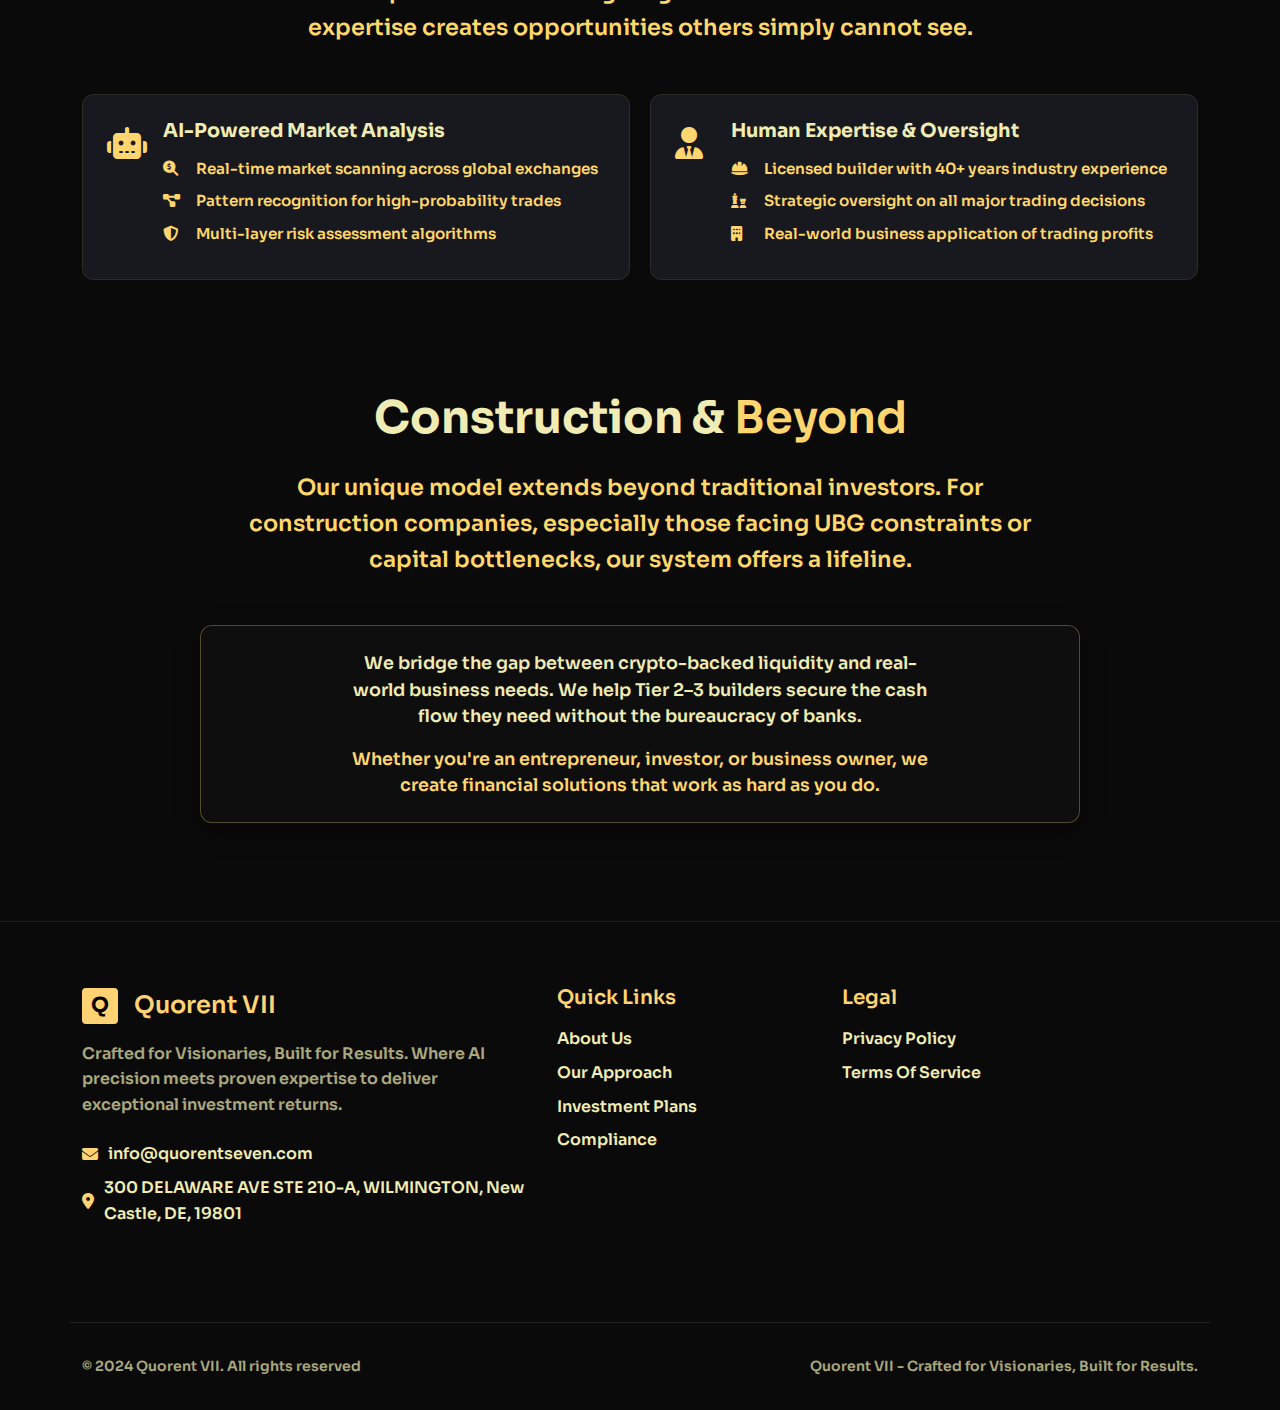
<file: approach.html>
<!DOCTYPE html>
<html lang="en">
<head>
    <meta charset="UTF-8">
    <meta name="viewport" content="width=device-width, initial-scale=1.0">
    <title>Quorent VII - AI-Powered Crypto Trading Platform</title>
    <link rel="stylesheet" href="https://cdnjs.cloudflare.com/ajax/libs/font-awesome/6.4.0/css/all.min.css">
    <link href="https://cdn.jsdelivr.net/npm/bootstrap@5.3.0/dist/css/bootstrap.min.css" rel="stylesheet">
    <link rel="preconnect" href="https://fonts.googleapis.com">
<link rel="preconnect" href="https://fonts.gstatic.com" crossorigin>
<link href="https://fonts.googleapis.com/css2?family=Merriweather:ital,opsz,wght@0,18..144,300..900;1,18..144,300..900&family=Roboto+Serif:ital,opsz,wght@0,8..144,100..900;1,8..144,100..900&family=Roboto:ital,wght@0,100..900;1,100..900&family=Sora:wght@100..800&display=swap" rel="stylesheet">
    <link rel="stylesheet" href="style.css">
    
</head>
<body>
    <!-- Header -->
<nav class="navbar navbar-expand-lg navbar-dark navbar-custom fixed-top">
    <div class="container-fluid navbar-container">
        <a class="navbar-brand" href="index.html" style="margin-left: 5px;">
            <div class="logo-box">Q</div>
            <span class="brand-text">Quorent VII</span>
        </a>
        <button class="navbar-toggler" type="button" data-bs-toggle="collapse" data-bs-target="#navbarContent">
            <span class="navbar-toggler-icon"></span>
        </button>
        <div class="collapse navbar-collapse" id="navbarContent">
            <!-- Centered navigation links -->
            <ul class="navbar-nav nav-center mx-auto">
                <li class="nav-item mx-2">
                    <a class="nav-link nav-link-custom" href="index.html">Home</a>
                </li>
                <li class="nav-item mx-2">
                    <a class="nav-link nav-link-custom" href="about.html">About Us</a>
                </li>
                <li class="nav-item mx-2">
                    <a class="nav-link nav-link-custom" href="approach.html">Our Approach</a>
                </li>
                <li class="nav-item mx-2">
                    <a class="nav-link nav-link-custom" href="plans.html">Plans</a>
                </li>
                <li class="nav-item mx-2">
                    <a class="nav-link nav-link-custom" href="compliance.html">Compliance</a>
                </li>
                <li class="nav-item mx-2">
                    <a class="nav-link nav-link-custom" href="contact.html">Contact Us</a>
                </li>
            </ul>
            
            <div class="d-flex nav-buttons ms-auto" style="margin-right: 5px;">
                <a href="login.html" class="btn btn-login me-2">Login</a>
                <a href="register.html" class="btn btn-signup">Create Account</a>
            </div>
        </div>
    </div>
</nav>
   <section style="background-color: black;" class="py-5">
        <div class="container">
            <div class="row justify-content-center">
                <div class="mt-5 col-12 col-lg-10 text-center">
                    <h2 class="wealth-heading">
                        <span style="color: #f0ecb3;">Where AI Meets</span>
                        <span style="color: #ffd570;">Human <br>  Expertise</span>
                    </h2>
                    <p class="wealth-text">
                        While our proprietary algorithms scan global markets at lightning speed, we pair this cutting-edge technology with expert-led strategies that ensure every trade is purposeful and calculated.
                    </p>
                </div>
            </div>
        </div>
    </section>    
    
    <section class="mt-5">
         <div class="container my-5">
        <div class="row row-cols-1 row-cols-md-3 three-cards-row g-4">
            <!-- Card 1 -->
            <div class="col">
                <div class="feature-card h-100">
                    <div class="card-icon">
                        <i class="fas fa-clock"></i>
                    </div>
                    <h3 class="card-title">7-Day Profit Cycles</h3>
                    <p class="card-description">Short, predictable cycles designed to build momentum and compound gains faster. Our AI systems optimize for rapid returns while maintaining risk management protocols.</p>
                </div>
            </div>
            
            <!-- Card 2 -->
            <div class="col">
                <div class="feature-card h-100">
                    <div class="card-icon">
                        <i class="fas fa-suitcase"></i>
                    </div>
                    <h3 class="card-title">Tailored Business Solutions</h3>
                    <p class="card-description">We assist industries like construction and property development by solving cash flow gaps, enhancing liquidity, and ensuring operational continuity.</p>
                </div>
            </div>
            
            <!-- Card 3 -->
            <div class="col">
                <div class="feature-card h-100">
                    <div class="card-icon">
                        <i class="fas fa-user-friends"></i>
                    </div>
                    <h3 class="card-title">Invitation-Only Tier</h3>
                    <p class="card-description">Designed for those who demand more - higher returns, priority support, and access to elite investment opportunities not available elsewhere.</p>
                </div>
            </div>
        </div>
    </div>
    </section>

     <section class="mission-section">
        <div class="container">
            <div class="row justify-content-center">
                <div class="col-12 col-lg-10">
                    <h2 class="mission-heading">Our Mission is Simple: <span style="color: #ffd570;">Complexity Out, Profits In </span></h2>
                    <p class="mission-text">
                        We take complexity out of investing and give you a seat at the table where profitable decisions are made. Every strategy is crafted with precision, backed by data, and executed with the speed that only AI can deliver.
                    </p>
                    <a href="#" class="btn mission-button">Experience Our Approach</a>
                </div>
            </div>
        </div>
    </section>

     <section class="tech-section">
        <div class="container">
            <div class="row justify-content-center">
                <div class="col-12 col-lg-10">
                    <h2 class="tech-heading">Technology Meets <span style="color: #ffd570;">40+ Years of Experience</span></h2>
                    <p class="tech-text">
                        Our unique blend of cutting-edge AI and decades of market expertise creates opportunities others simply cannot see.
                    </p>
                </div>
            </div>
           <div class="side-by-side-cards">
        <!-- Card 1 -->
        <div class="card">
            <div class="d-flex align-items-start">
                <div class="card-icon">
                    <i class="fas fa-robot"></i>
                </div>
                <div>
                    <h4 class="card-title">AI-Powered Market Analysis</h4>
                    <ul class="feature-list">
                        <li>
                            <i class="fas fa-search-dollar"></i>
                            <span>Real-time market scanning across global exchanges</span>
                        </li>
                        <li>
                            <i class="fas fa-project-diagram"></i>
                            <span>Pattern recognition for high-probability trades</span>
                        </li>
                        <li>
                            <i class="fas fa-shield-alt"></i>
                            <span>Multi-layer risk assessment algorithms</span>
                        </li>
                    </ul>
                </div>
            </div>
        </div>
        
        <!-- Card 2 - Updated Content -->
        <div class="card">
            <div class="d-flex align-items-start">
                <div class="card-icon">
                    <i class="fas fa-user-tie"></i>
                </div>
                <div>
                    <h4 class="card-title">Human Expertise & Oversight</h4>
                    <ul class="feature-list">
                        <li>
                            <i class="fas fa-hard-hat"></i>
                            <span>Licensed builder with 40+ years industry experience</span>
                        </li>
                        <li>
                            <i class="fas fa-chess"></i>
                            <span>Strategic oversight on all major trading decisions</span>
                        </li>
                        <li>
                            <i class="fas fa-building"></i>
                            <span>Real-world business application of trading profits</span>
                        </li>
                    </ul>
                </div>
            </div>
        </div>
    </div> 
        </div>
    </section>

    <section class="py-5">
    <div class="container">
        <div class="row justify-content-center">
            <div class="col-12 col-lg-10 text-center">
                <h2 class="tech-heading">Construction & <span style="color: #ffd570;">Beyond</span></h2>
                <p class="tech-text">
                    Our unique model extends beyond traditional investors. For construction companies, especially those facing UBG constraints or capital bottlenecks, our system offers a lifeline.
                </p>
                
                <!-- Text Box -->
                <div class="text-box mt-5 p-4">
                    <p style="color: #f0ecb3;" class="mb-0">
                         We bridge the gap between crypto-backed liquidity and real-world business needs. We help Tier 2–3 builders secure the cash flow they need without the bureaucracy of banks.
                    </p>
                    <p class="mb-0 mt-3">
                        Whether you're an entrepreneur, investor, or business owner, we create financial solutions that work as hard as you do.
                    </p>
                </div>
            </div>
        </div>
    </div>
</section>

    
    
    <!-- Footer -->
       <footer>
        <div class="container">
            <div class="row">
                <div class="col-lg-5 footer-about">
                     <a href="#" class="footer-logo">
            <div class="logo-box">Q</div>
            <span style="color: #ffd374;">Quorent VII</span>
        </a>
                    <p class="mb-4">Crafted for Visionaries, Built for Results. Where AI precision meets proven expertise to deliver exceptional investment returns.</p>
                    <ul class="contact-info">
                        <li class="mb-2"><i class="fas fa-envelope"></i> info@quorentseven.com</li>
                        <li><i class="fas fa-map-marker-alt"></i> 300 DELAWARE AVE STE 210-A, WILMINGTON, New Castle, DE, 19801</li>
                    </ul>
                </div>
                <div class="col-lg-3 col-md-6 footer-links">
                    <h3 class="mb-3">Quick Links</h3>
                    <ul>
                        <li class="mb-2"><a href="about.html">About Us</a></li>
                        <li class="mb-2"><a href="approach.html">Our Approach</a></li>
                        <li class="mb-2"><a href="plans.html">Investment Plans</a></li>
                        <li><a href="compliance.html">Compliance</a></li>
                    </ul>
                </div>
                <div class="col-lg-2 col-md-6 footer-links">
                    <h3 class="mb-3">Legal</h3>
                    <ul>
                        <li class="mb-2"><a href="privacy.html">Privacy Policy</a></li>
                        <li><a href="service.html">Terms Of Service</a></li>
                    </ul>
                </div>
            </div>
            <div class="row footer-bottom justify-content-between">
    <div class="col-auto">
        <p class="mb-0">© 2024 Quorent VII. All rights reserved</p>
    </div>
    <div class="col-auto">
        <p class="mb-0">Quorent VII - Crafted for Visionaries, Built for Results.</p>
    </div>
</div>
        </div>
    </footer>

    <script src="https://cdn.jsdelivr.net/npm/bootstrap@5.3.0/dist/js/bootstrap.bundle.min.js"></script>
    <script type="text/javascript">
var $zoho=$zoho || {};$zoho.salesiq = $zoho.salesiq || {widgetcode:"siqdbee1c3c4b74182ae71d3c5fbe2ddf01647a8e0adaa444de1efcefa41077dda5", values:{},ready:function(){}};var d=document;s=d.createElement("script");s.type="text/javascript";s.id="zsiqscript";s.defer=true;s.src="https://salesiq.zoho.com/widget";t=d.getElementsByTagName("script")[0];t.parentNode.insertBefore(s,t);d.write("<div id='zsiqwidget'></div>");
</script>
</body>
</html>
</file>
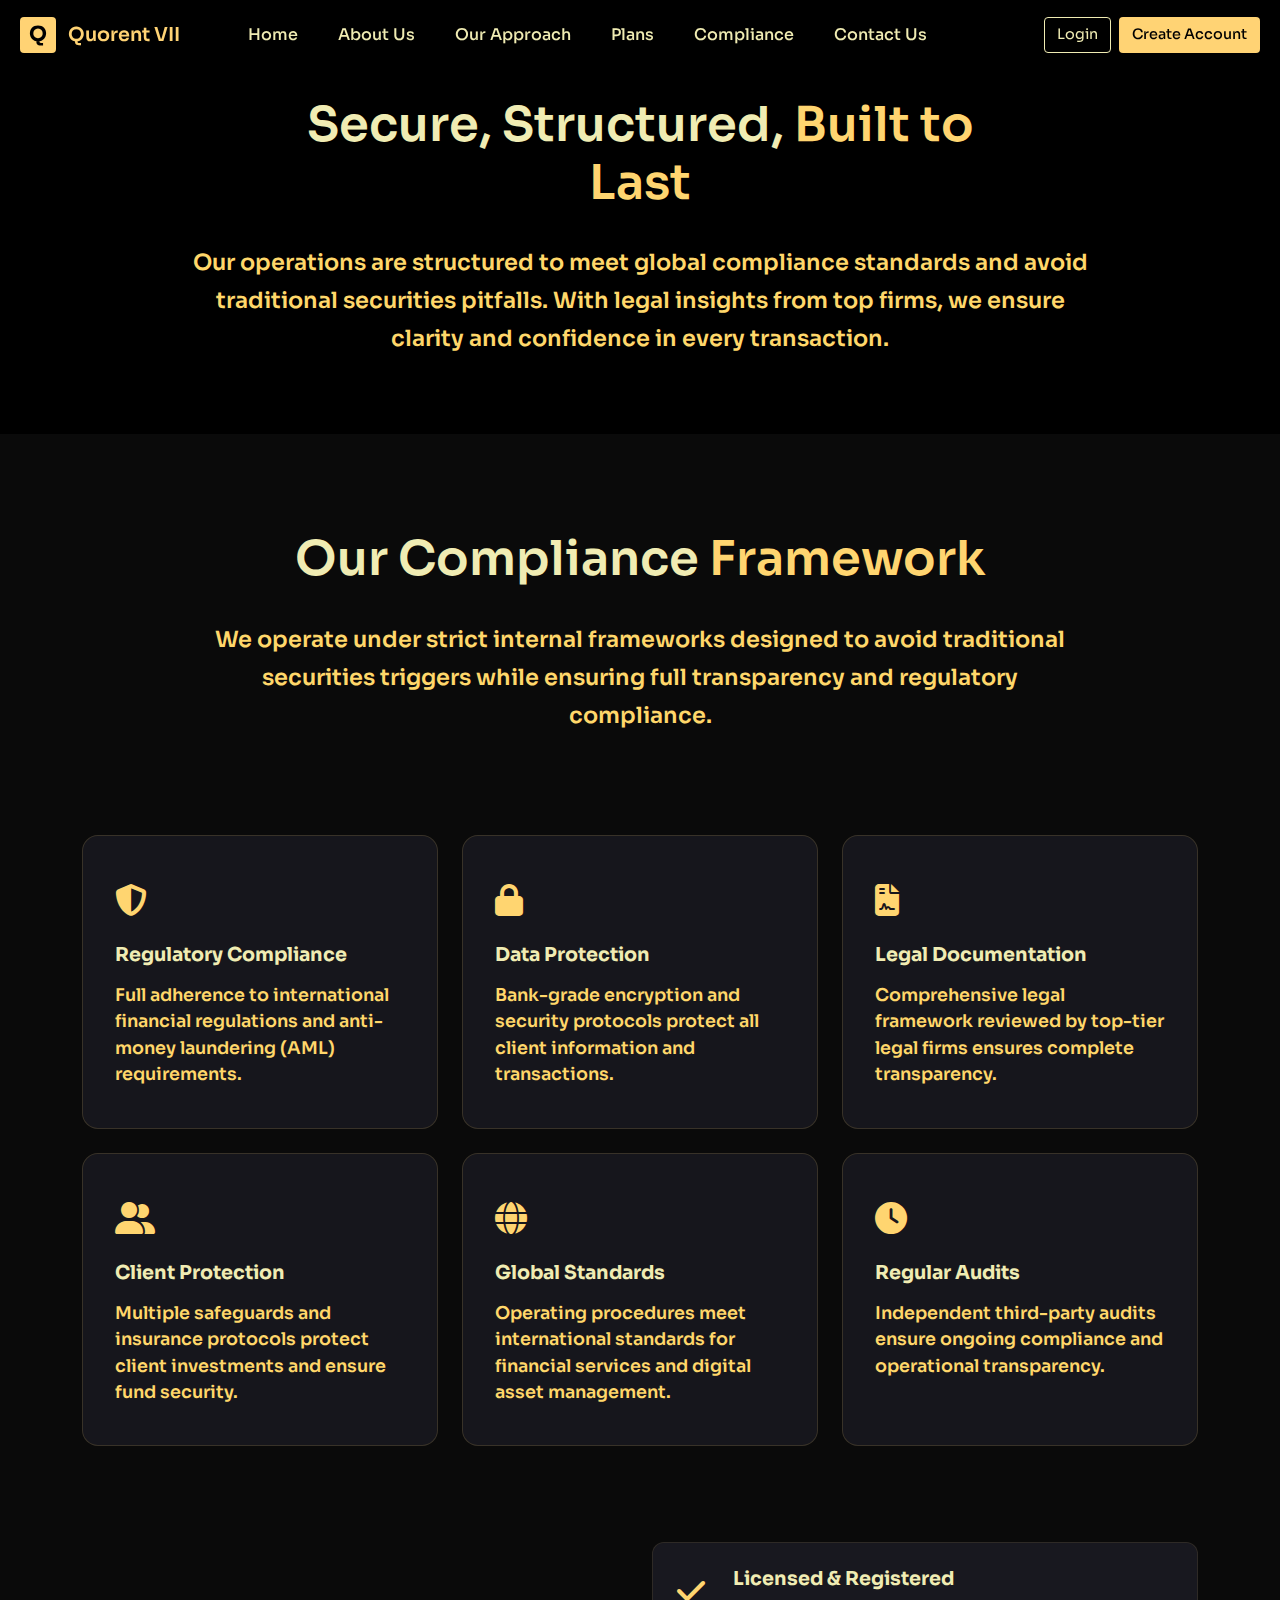
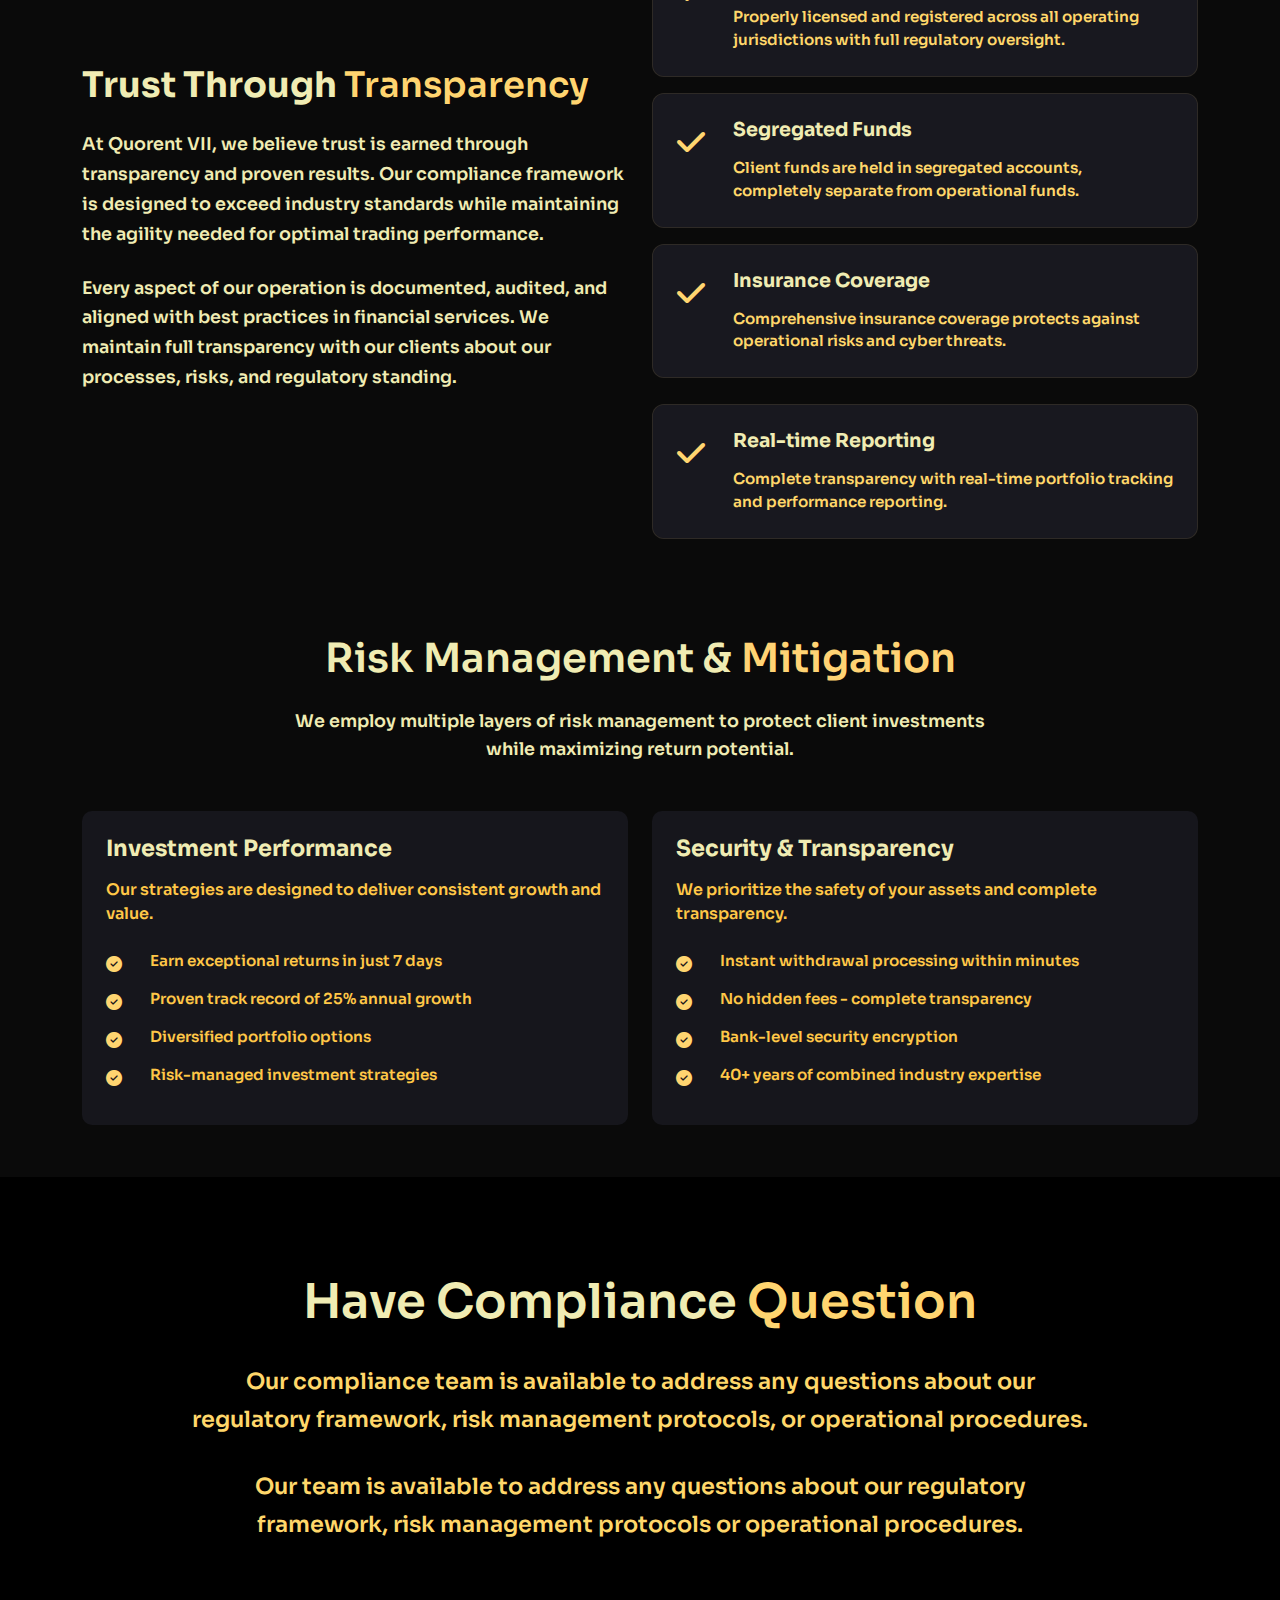
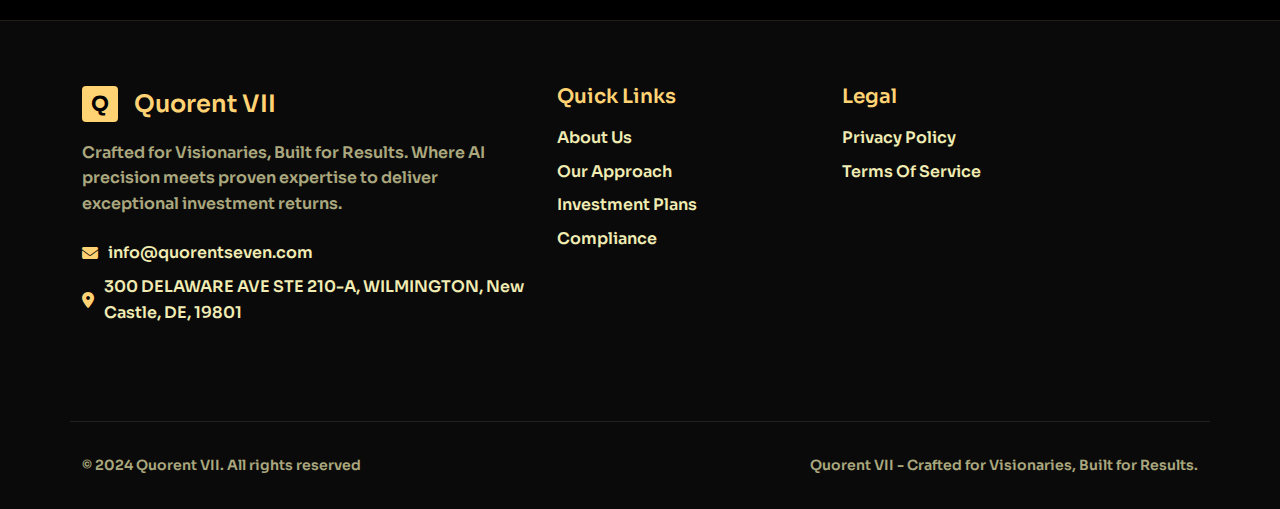
<file: compliance.html>
<!DOCTYPE html>
<html lang="en">
<head>
    <meta charset="UTF-8">
    <meta name="viewport" content="width=device-width, initial-scale=1.0">
    <title>Quorent VII - AI-Powered Crypto Trading Platform</title>
    <link rel="stylesheet" href="https://cdnjs.cloudflare.com/ajax/libs/font-awesome/6.4.0/css/all.min.css">
    <link href="https://cdn.jsdelivr.net/npm/bootstrap@5.3.0/dist/css/bootstrap.min.css" rel="stylesheet">
    <link rel="preconnect" href="https://fonts.googleapis.com">
<link rel="preconnect" href="https://fonts.gstatic.com" crossorigin>
<link href="https://fonts.googleapis.com/css2?family=Merriweather:ital,opsz,wght@0,18..144,300..900;1,18..144,300..900&family=Roboto+Serif:ital,opsz,wght@0,8..144,100..900;1,8..144,100..900&family=Roboto:ital,wght@0,100..900;1,100..900&family=Sora:wght@100..800&display=swap" rel="stylesheet">
    <link rel="stylesheet" href="style.css">
    
</head>
<body>
    <!-- Header -->
 <nav class="navbar navbar-expand-lg navbar-dark navbar-custom fixed-top">
    <div class="container-fluid navbar-container">
        <a class="navbar-brand" href="index.html" style="margin-left: 5px;">
            <div class="logo-box">Q</div>
            <span class="brand-text">Quorent VII</span>
        </a>
        <button class="navbar-toggler" type="button" data-bs-toggle="collapse" data-bs-target="#navbarContent">
            <span class="navbar-toggler-icon"></span>
        </button>
        <div class="collapse navbar-collapse" id="navbarContent">
            <!-- Centered navigation links -->
            <ul class="navbar-nav nav-center mx-auto">
                <li class="nav-item mx-2">
                    <a class="nav-link nav-link-custom" href="index.html">Home</a>
                </li>
                <li class="nav-item mx-2">
                    <a class="nav-link nav-link-custom" href="about.html">About Us</a>
                </li>
                <li class="nav-item mx-2">
                    <a class="nav-link nav-link-custom" href="approach.html">Our Approach</a>
                </li>
                <li class="nav-item mx-2">
                    <a class="nav-link nav-link-custom" href="plans.html">Plans</a>
                </li>
                <li class="nav-item mx-2">
                    <a class="nav-link nav-link-custom" href="compliance.html">Compliance</a>
                </li>
                <li class="nav-item mx-2">
                    <a class="nav-link nav-link-custom" href="contact.html">Contact Us</a>
                </li>
            </ul>
            
            <div class="d-flex nav-buttons ms-auto" style="margin-right: 5px;">
                <a href="login.html" class="btn btn-login me-2">Login</a>
                <a href="register.html" class="btn btn-signup">Create Account</a>
            </div>
        </div>
    </div>
</nav>
    <!-- Hero Section -->
    <section style="background-color: black;" class="py-5">
        <div class="container">
            <div class="row justify-content-center">
                <div class="mt-5 col-12 col-lg-10 text-center">
                    <h2 class="wealth-heading">
                        <span style="color: #f0ecb3;">Secure, Structured,   </span>
                        <span style="color: #ffd570;">Built to <br> Last </span>
                    </h2>
                    <p class="wealth-text">
                        Our operations are structured to meet global compliance standards and avoid traditional securities pitfalls. With legal insights from top firms, we ensure clarity and confidence in every transaction.
                    </p>
                </div>
            </div>
        </div>
    </section>

    <section class="mt-5">
         <div class="container my-5">
            <div class="row justify-content-center">
                <div class="mt-5 col-12 col-lg-10 text-center">
                    <h2 class="wealth-heading">
                        <span style="color: #f0ecb3;">Our Compliance   </span>
                        <span style="color: #ffd570;">Framework  </span>
                    </h2>
                    <p class="wealth-text">
                        We operate under strict internal frameworks designed to avoid traditional securities triggers while ensuring full transparency and regulatory compliance.
                    </p>
                </div>
            </div>
        <div class="row row-cols-1 row-cols-md-3 three-cards-row g-4 mt-5">
            <!-- Card 1 -->
            <div class="col">
                <div class="feature-card h-100">
                    <div class="card-icon">
                        <i class="fas fa-shield-alt shield-icon"></i>
                    </div>
                    <h3 class="card-title">Regulatory Compliance</h3>
                    <p class="card-description">Full adherence to international financial regulations and anti-money laundering (AML) requirements.</p>
                </div>
            </div>
            
            <!-- Card 2 -->
            <div class="col">
                <div class="feature-card h-100">
                    <div class="card-icon">
                        <i class="fas fa-lock"></i>
                    </div>
                    <h3 class="card-title">Data Protection</h3>
                    <p class="card-description">Bank-grade encryption and security protocols protect all client information and transactions.</p>
                </div>
            </div>
            
            <!-- Card 3 -->
            <div class="col">
                <div class="feature-card h-100">
                    <div class="card-icon">
                        <i class="fas fa-file-contract"></i>
                    </div>
                    <h3 class="card-title">Legal Documentation</h3>
                    <p class="card-description">Comprehensive legal framework reviewed by top-tier legal firms ensures complete transparency.</p>
                </div>
            </div>

            <div class="col">
                <div class="feature-card h-100">
                    <div class="card-icon">
                        <i class="fas fa-user-friends"></i>
                    </div>
                    <h3 class="card-title">Client Protection</h3>
                    <p class="card-description">Multiple safeguards and insurance protocols protect client investments and ensure fund security.</p>
                </div>
            </div>
            
            <div class="col">
                <div class="feature-card h-100">
                    <div class="card-icon">
                        <i class="fas fa-globe"></i>
                    </div>
                    <h3 class="card-title">Global Standards</h3>
                    <p class="card-description">Operating procedures meet international standards for financial services and digital asset management.</p>
                </div>
            </div>
            
            <!-- Card 3 -->
            <div class="col">
                <div class="feature-card h-100">
                    <div class="card-icon">
                        <i class="fas fa-clock"></i>
                    </div>
                    <h3 class="card-title">Regular Audits</h3>
                    <p class="card-description">Independent third-party audits ensure ongoing compliance and operational transparency.</p>
                </div>
            </div>
        </div>
    </div>
    </section>
    

    <section class="py-5">
        <div class="container">
            <div class="row align-items-center">
                <div class="col-12 col-md-6 text-content mb-5 mb-md-0">
                    <h2 class="main-heading">Trust Through <span style="color: #ffd570;">Transparency</span></h2>
                    <p class="content-text">
                        At Quorent VII, we believe trust is earned through transparency and proven results. Our compliance framework is designed to exceed industry standards while maintaining the agility needed for optimal trading performance.
                    </p>
                    <p class="content-text">
                        Every aspect of our operation is documented, audited, and aligned with best practices in financial services. We maintain full transparency with our clients about our processes, risks, and regulatory standing.
                    </p>
                </div>
                <div class="col-12 col-md-6">
                    <div class="card mb-3">
                        <div class="d-flex">
                            <div class="card-icon">
                                <i class="fas fa-check"></i>
                            </div>
                            <div>
                                <h4 class="card-title">Licensed & Registered</h4>
                                <p class="card-content">Properly licensed and registered across all operating jurisdictions with full regulatory oversight.</p>
                            </div>
                        </div>
                    </div>
                    
                    <!-- Card 2 -->
                    <div class="card mb-3">
                        <div class="d-flex">
                            <div class="card-icon">
                                <i class="fas fa-check"></i>
                            </div>
                            <div>
                                <h4 class="card-title">Segregated Funds</h4>
                                <p class="card-content">Client funds are held in segregated accounts, completely separate from operational funds.</p>
                            </div>
                        </div>
                    </div>
                    
                    <!-- Card 3 -->
                    <div class="card">
                        <div class="d-flex">
                            <div class="card-icon">
                                <i class="fas fa-check"></i>
                            </div>
                            <div>
                                <h4 class="card-title">Insurance Coverage</h4>
                                <p class="card-content">Comprehensive insurance coverage protects against operational risks and cyber threats.</p>
                            </div>
                        </div>
                    </div> <br>
                    
                    <div class="card">
                        <div class="d-flex">
                            <div class="card-icon">
                                <i class="fas fa-check"></i>
                            </div>
                            <div>
                                <h4 class="card-title">Real-time Reporting</h4>
                                <p class="card-content">Complete transparency with real-time portfolio tracking and performance reporting.</p>
                            </div>
                        </div>
                    </div>
                </div>
            </div>
        </div>
    </section>



        <div class="container">
            <h1 class="section-header text-center mt-5">
                <span class="normal-text" style="color: #f0ecb3;"> Risk Management & </span>
                <span class="highlight-text">Mitigation</span>
            </h1>
            
            <p style="color: #f0ecb3;" class="description-text text-center mb-5">
                We employ multiple layers of risk management to protect client investments while maximizing return potential.
            </p>
        
            <div class="row">
            <!-- Card 1 -->
            <div class="col-lg-6 mr-3">
                <div class="benefit-box">
                    <h3 class="benefit-title">Investment Performance</h3>
                    <p class="benefit-description">Our strategies are designed to deliver consistent growth and value.</p>
                    
                    <ul class="feature-list">
                        <li>
                            <span class="feature-icon"><i class="fas fa-check-circle"></i></span>
                            <span class="feature-text">Earn exceptional returns in just 7 days</span>
                        </li>
                        <li>
                            <span class="feature-icon"><i class="fas fa-check-circle"></i></span>
                            <span class="feature-text">Proven track record of 25% annual growth</span>
                        </li>
                        <li>
                            <span class="feature-icon"><i class="fas fa-check-circle"></i></span>
                            <span class="feature-text">Diversified portfolio options</span>
                        </li>
                        <li>
                            <span class="feature-icon"><i class="fas fa-check-circle"></i></span>
                            <span class="feature-text">Risk-managed investment strategies</span>
                        </li>
                    </ul>
                </div>
            </div> 
            
            <!-- Card 2 -->
            <div class="col-lg-6">
                <div class="benefit-box">
                    <h3 class="benefit-title">Security & Transparency</h3>
                    <p class="benefit-description">We prioritize the safety of your assets and complete transparency.</p>
                    
                    <ul class="feature-list">
                        <li>
                            <span class="feature-icon"><i class="fas fa-check-circle"></i></span>
                            <span class="feature-text">Instant withdrawal processing within minutes</span>
                        </li>
                        <li>
                            <span class="feature-icon"><i class="fas fa-check-circle"></i></span>
                            <span class="feature-text">No hidden fees - complete transparency</span>
                        </li>
                        <li>
                            <span class="feature-icon"><i class="fas fa-check-circle"></i></span>
                            <span class="feature-text">Bank-level security encryption</span>
                        </li>
                        <li>
                            <span class="feature-icon"><i class="fas fa-check-circle"></i></span>
                            <span class="feature-text">40+ years of combined industry expertise</span>
                        </li>
                    </ul>
                </div>
            </div>
        </div>       
        </div>
    </section> <br><br>


    <section style="background-color: black" class="py-5">
        <div class="container">
            <div class="row justify-content-center">
                <div class="mt-5 col-12 col-lg-10 text-center">
                    <h2 class="wealth-heading">
                        <span style="color: #f0ecb3;">Have Compliance </span>
                        <span style="color: #ffd570;">Question </span>
                    </h2>
                    <p class="wealth-text">
                        Our compliance team is available to address any questions about our regulatory framework, risk management protocols, or operational procedures.
                    </p>
                    <p class="wealth-text">
                        Our team is available to address any questions about our regulatory framework, risk management protocols or operational procedures.
                    </p>
                </div>
            </div>
        </div>
    </section>


    
    <!-- Footer -->
       <footer>
        <div class="container">
            <div class="row">
                <div class="col-lg-5 footer-about">
                     <a href="#" class="footer-logo">
            <div class="logo-box">Q</div>
            <span style="color: #ffd374;">Quorent VII</span>
        </a>
                    <p class="mb-4">Crafted for Visionaries, Built for Results. Where AI precision meets proven expertise to deliver exceptional investment returns.</p>
                    <ul class="contact-info">
                        <li class="mb-2"><i class="fas fa-envelope"></i> info@quorentseven.com</li>
                        <li><i class="fas fa-map-marker-alt"></i> 300 DELAWARE AVE STE 210-A, WILMINGTON, New Castle, DE, 19801</li>
                    </ul>
                </div>
                <div class="col-lg-3 col-md-6 footer-links">
                    <h3 class="mb-3">Quick Links</h3>
                    <ul>
                        <li class="mb-2"><a href="about.html">About Us</a></li>
                        <li class="mb-2"><a href="approach.html">Our Approach</a></li>
                        <li class="mb-2"><a href="plans.html">Investment Plans</a></li>
                        <li><a href="compliance.html">Compliance</a></li>
                    </ul>
                </div>
                <div class="col-lg-2 col-md-6 footer-links">
                    <h3 class="mb-3">Legal</h3>
                    <ul>
                        <li class="mb-2"><a href="privacy.html">Privacy Policy</a></li>
                        <li><a href="service.html">Terms Of Service</a></li>
                    </ul>
                </div>
            </div>
      <div class="row footer-bottom justify-content-between">
    <div class="col-auto">
        <p class="mb-0">© 2024 Quorent VII. All rights reserved</p>
    </div>
    <div class="col-auto">
        <p class="mb-0">Quorent VII - Crafted for Visionaries, Built for Results.</p>
    </div>
</div>
        </div>
    </footer>

    <script src="https://cdn.jsdelivr.net/npm/bootstrap@5.3.0/dist/js/bootstrap.bundle.min.js"></script>
    <script>
        // FAQ toggle functionality
        document.querySelectorAll('.faq-question').forEach(question => {
            question.addEventListener('click', () => {
                const answer = question.nextElementSibling;
                const icon = question.querySelector('i');
                
                // Toggle active class on answer
                answer.classList.toggle('active');
                
                // Rotate icon
                if (answer.classList.contains('active')) {
                    icon.classList.remove('fa-chevron-down');
                    icon.classList.add('fa-chevron-up');
                } else {
                    icon.classList.remove('fa-chevron-up');
                    icon.classList.add('fa-chevron-down');
                }
            });
        });
    </script>
</body>
</html>
</file>
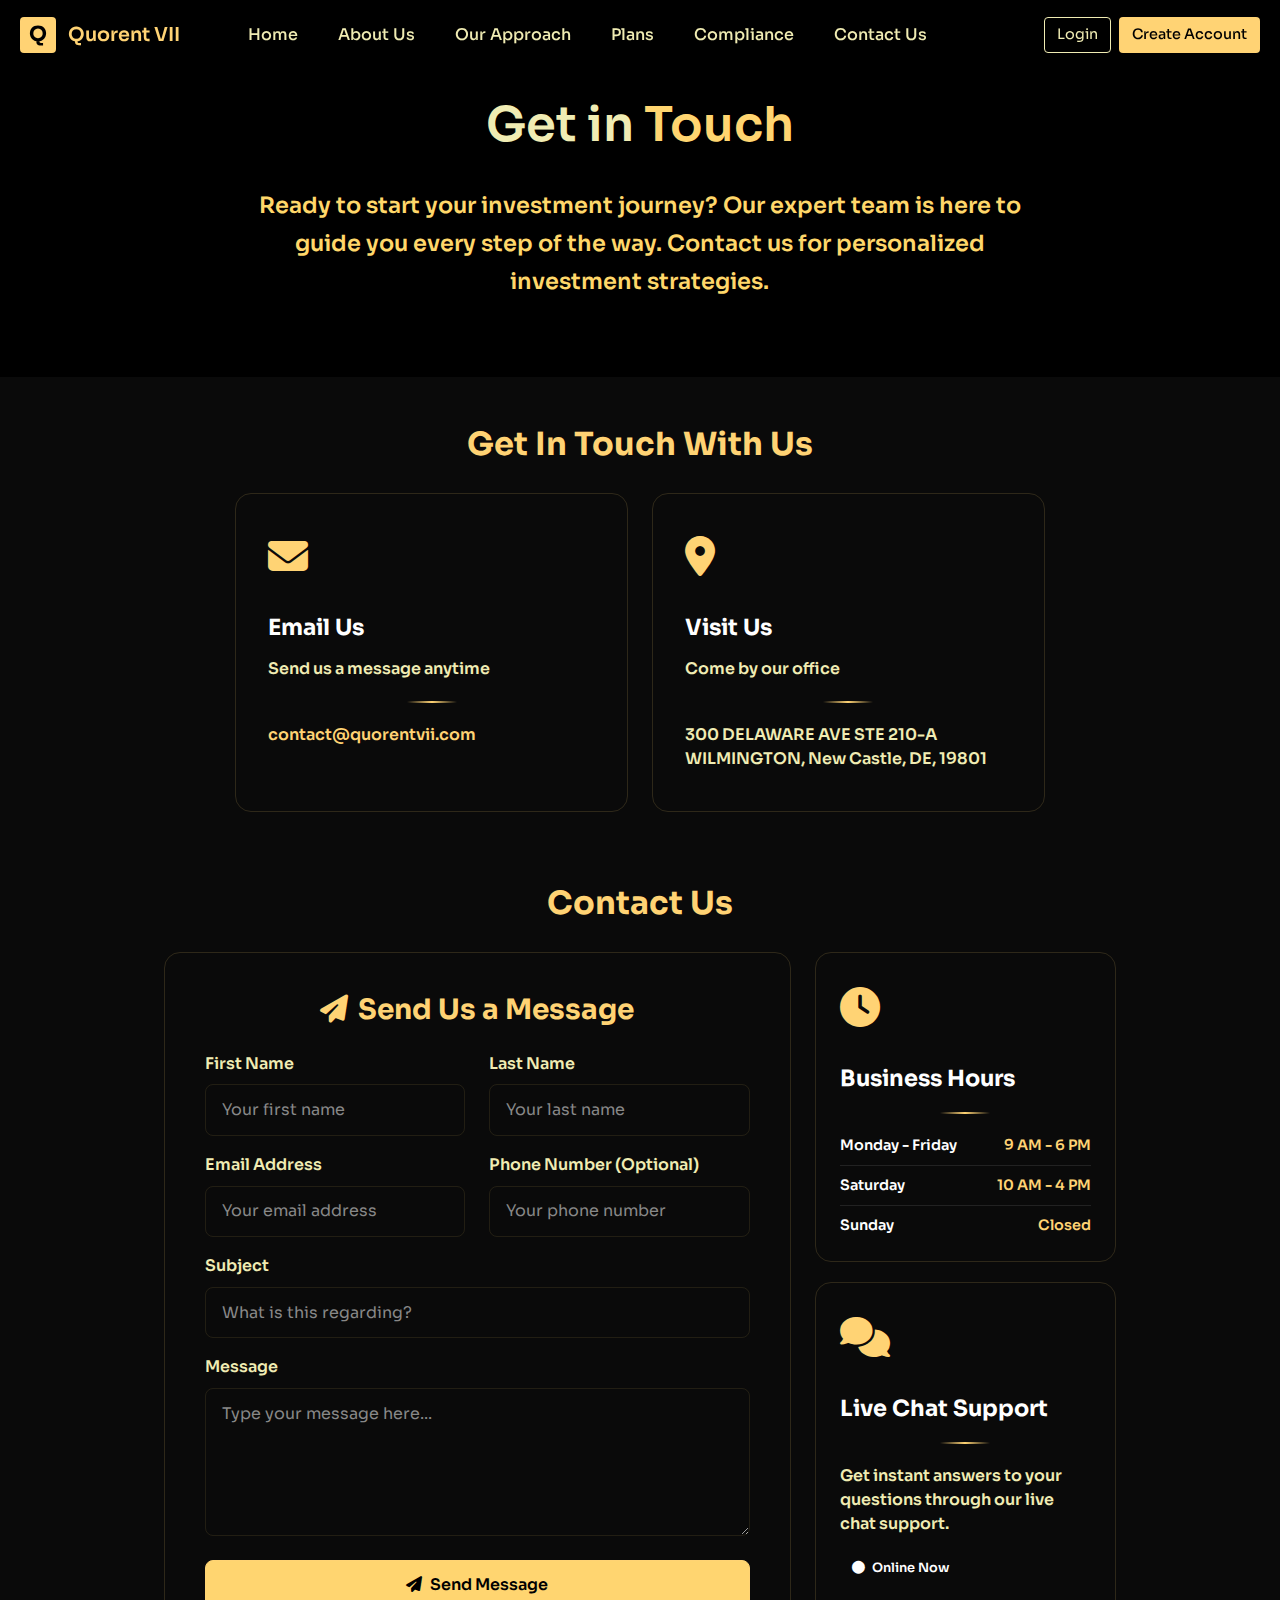
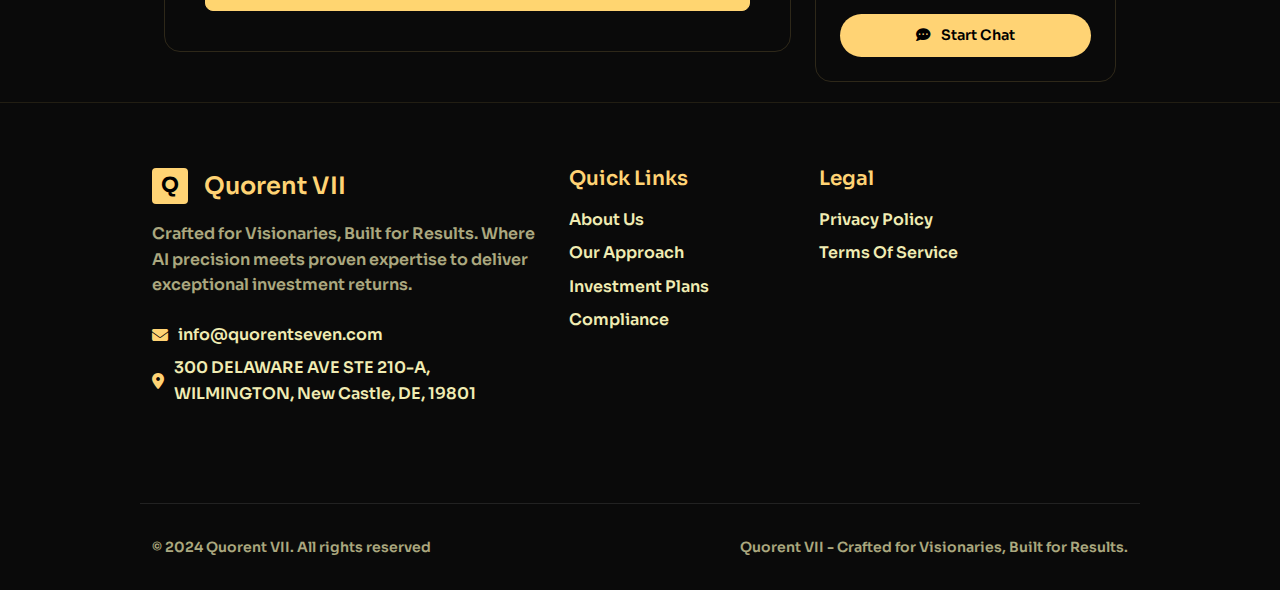
<file: contact.html>
<!DOCTYPE html>
<html lang="en">
<head>
    <meta charset="UTF-8">
    <meta name="viewport" content="width=device-width, initial-scale=1.0">
    <title>Quorent VII - AI-Powered Crypto Trading Platform</title>
    <link rel="stylesheet" href="https://cdnjs.cloudflare.com/ajax/libs/font-awesome/6.4.0/css/all.min.css">
    <link href="https://cdn.jsdelivr.net/npm/bootstrap@5.3.0/dist/css/bootstrap.min.css" rel="stylesheet">
    <link rel="preconnect" href="https://fonts.googleapis.com">
<link rel="preconnect" href="https://fonts.gstatic.com" crossorigin>
<link href="https://fonts.googleapis.com/css2?family=Merriweather:ital,opsz,wght@0,18..144,300..900;1,18..144,300..900&family=Roboto+Serif:ital,opsz,wght@0,8..144,100..900;1,8..144,100..900&family=Roboto:ital,wght@0,100..900;1,100..900&family=Sora:wght@100..800&display=swap" rel="stylesheet">
    <link rel="stylesheet" href="style.css">
    
</head>
<style>
    .side-card {
            background: var(--card-bg);
            border-radius: 16px;
            padding: 1.5rem;
            border: 1px solid rgba(255, 213, 112, 0.15);
            transition: transform 0.3s, box-shadow 0.3s;
            margin-bottom: 20px;
            height: auto;
        }
        
        .side-card:hover {
            transform: translateY(-5px);
            box-shadow: 0 10px 25px rgba(0, 0, 0, 0.2);
        }
        
        .card-icon {
            font-size: 1.8rem;
            color: var(--primary);
            margin-bottom: 1rem;
        }
        
        .card-title {
            font-size: 1.2rem;
            font-weight: 700;
            margin-bottom: 1rem;
            color: white;
        }
        
        .card-description {
            color: var(--primary-light);
            font-size: 0.9rem;
            margin-bottom: 0.5rem;
        }
        
        .divider {
            height: 2px;
            background: linear-gradient(90deg, transparent, var(--primary), transparent);
            margin: 15px 0;
            width: 40px;
        }
        
        .contact-highlight {
            color: var(--primary) !important;
            font-weight: 600;
        }
        
        .business-hours {
            text-align: left;
        }
        
        .business-hours .day {
            display: flex;
            justify-content: space-between;
            margin-bottom: 8px;
            padding-bottom: 8px;
            border-bottom: 1px solid rgba(255, 255, 255, 0.1);
            font-size: 0.9rem;
        }
        
        .business-hours .day:last-child {
            border-bottom: none;
            margin-bottom: 0;
            padding-bottom: 0;
        }
        
        .chat-btn {
            background-color: #ffd374;
            color: black;
            border: none;
            padding: 10px 20px;
            border-radius: 30px;
            font-weight: 600;
            margin-top: 15px;
            transition: all 0.3s;
            font-size: 0.9rem;
            width: 100%;
        }
        
        .chat-btn:hover {
            transform: translateY(-3px);
            box-shadow: 0 5px 15px rgba(255, 213, 112, 0.3);
        }
        
        .support-status {
            display: inline-block;
            padding: 4px 12px;
            border-radius: 20px;
            font-size: 0.8rem;
            margin-top: 10px;
        }
        
        
        @media (max-width: 992px) {
            .side-cards {
                margin-top: 30px;
            }
        }
   .container {
            max-width: 1000px;
        }
        
        .header-title {
            color: var(--primary);
            margin-bottom: 30px;
            font-weight: 700;
            text-align: center;
        }
        
        .feature-card {
            background: var(--card-bg);
            border-radius: 16px;
            padding: 2rem;
            text-align: center;
            border: 1px solid rgba(255, 213, 112, 0.15);
            transition: transform 0.3s, box-shadow 0.3s;
            height: 100%;
        }
        
        .feature-card:hover {
            transform: translateY(-5px);
            box-shadow: 0 10px 25px rgba(0, 0, 0, 0.2);
        }
        
        .card-icon {
            font-size: 2.5rem;
            color: var(--primary);
            margin-bottom: 1.5rem;
        }
        
        .card-title {
            font-size: 1.4rem;
            font-weight: 700;
            margin-bottom: 1rem;
            color: white;
        }
        
        .card-description {
            color: var(--primary-light);
            font-size: 1rem;
        }
        
        .divider {
            height: 2px;
            background: linear-gradient(90deg, transparent, var(--primary), transparent);
            margin: 20px 0;
            width: 50px;
            margin-left: auto;
            margin-right: auto;
        }
        
        .contact-highlight {
            color: var(--primary) !important;
            font-weight: 600;
        }
        
        /* Form Styling */
        .form-container {
            background: var(--card-bg);
            border-radius: 16px;
            padding: 2.5rem;
            border: 1px solid rgba(255, 213, 112, 0.15);
        }
        
        .form-title {
            color: var(--primary);
            margin-bottom: 1.5rem;
            font-weight: 700;
            text-align: center;
        }
        
        .form-label {
            color: var(--primary-light);
            margin-bottom: 0.5rem;
        }
        
        .form-control {
            background-color: var(--input-bg);
            border: 1px solid rgba(255, 213, 112, 0.1);
            color: white;
            padding: 0.8rem 1rem;
            border-radius: 8px;
            transition: all 0.3s;
        }
        
        .form-control:focus {
            background-color: rgba(50, 50, 60, 0.8);
            border-color: var(--primary);
            color: white;
            box-shadow: 0 0 0 0.25rem rgba(255, 213, 112, 0.25);
        }
        
        .form-control::placeholder {
            color: #888;
        }
        
        .btn-primary {
            background-color: #ffd570;
            border-color: var(--primary);
            color: black;
            padding: 0.8rem 2rem;
            font-weight: 600;
            border-radius: 8px;
            transition: all 0.3s;
        }
        
        .btn-primary:hover {
            background-color: #ffd374;
            border-color: #ffd374;
            color: black;
            transform: translateY(-2px);
            box-shadow: 0 4px 8px rgba(0, 0, 0, 0.2);
        }
        
        .form-icon {
            color: var(--primary);
            margin-right: 10px;
        }
</style>
<body>
    <!-- Header -->
 <nav class="navbar navbar-expand-lg navbar-dark navbar-custom fixed-top">
    <div class="container-fluid navbar-container">
        <a class="navbar-brand" href="index.html" style="margin-left: 5px;">
            <div class="logo-box">Q</div>
            <span class="brand-text">Quorent VII</span>
        </a>
        <button class="navbar-toggler" type="button" data-bs-toggle="collapse" data-bs-target="#navbarContent">
            <span class="navbar-toggler-icon"></span>
        </button>
        <div class="collapse navbar-collapse" id="navbarContent">
            <!-- Centered navigation links -->
            <ul class="navbar-nav nav-center mx-auto">
                <li class="nav-item mx-2">
                    <a class="nav-link nav-link-custom" href="index.html">Home</a>
                </li>
                <li class="nav-item mx-2">
                    <a class="nav-link nav-link-custom" href="about.html">About Us</a>
                </li>
                <li class="nav-item mx-2">
                    <a class="nav-link nav-link-custom" href="approach.html">Our Approach</a>
                </li>
                <li class="nav-item mx-2">
                    <a class="nav-link nav-link-custom" href="plans.html">Plans</a>
                </li>
                <li class="nav-item mx-2">
                    <a class="nav-link nav-link-custom" href="compliance.html">Compliance</a>
                </li>
                <li class="nav-item mx-2">
                    <a class="nav-link nav-link-custom" href="contact.html">Contact Us</a>
                </li>
            </ul>
            
            <div class="d-flex nav-buttons ms-auto" style="margin-right: 5px;">
                <a href="login.html" class="btn btn-login me-2">Login</a>
                <a href="register.html" class="btn btn-signup">Create Account</a>
            </div>
        </div>
    </div>
</nav>
    <!-- Hero Section -->
    <section style="background-color: black;" class="py-5">
        <div class="container">
            <div class="row justify-content-center">
                <div class="mt-5 col-12 col-lg-10 text-center">
                    <h2 class="wealth-heading">
                        <span style="color: #f0ecb3;">Get in    </span>
                        <span style="color: #ffd570;">Touch  </span>
                    </h2>
                    <p class="wealth-text">
                        Ready to start your investment journey? Our expert team is here to guide you every step of the way. Contact us for personalized investment strategies.
                    </p>
                </div>
            </div>
        </div>
    </section>

    
         <div class="container mt-5">
        <h2 class="header-title">Get In Touch With Us</h2>
        
        <div class="row justify-content-center">
            <!-- Email Card -->
            <div class="col-12 col-md-5 mb-4">
                <div class="feature-card h-100">
                    <div class="card-icon">
                        <i class="fas fa-envelope"></i>
                    </div>
                    <h3 class="card-title">Email Us</h3>
                    <p class="card-description">Send us a message anytime</p>
                    <div class="divider"></div>
                    <p class="card-description contact-highlight">contact@quorentvii.com</p>
                </div>
            </div>
            
            <!-- Location Card -->
            <div class="col-12 col-md-5 mb-4">
                <div class="feature-card h-100">
                    <div class="card-icon">
                        <i class="fas fa-map-marker-alt"></i>
                    </div>
                    <h3 class="card-title">Visit Us</h3>
                    <p class="card-description">Come by our office</p>
                    <div class="divider"></div>
                    <p class="card-description">300 DELAWARE AVE STE 210-A<br>WILMINGTON, New Castle, DE, 19801</p>
                </div>
            </div>
        </div>
        
        <!-- Contact Form -->
            <div class="container mt-5">
        <h2 class="header-title">Contact Us</h2>
        
        <div class="row">
            <!-- Left Column - Contact Form -->
            <div class="col-12 col-lg-8">
                <div class="form-container">
                    <h3 class="form-title"><i class="fas fa-paper-plane form-icon"></i>Send Us a Message</h3>
                    
                    <form>
                        <div class="row">
                            <div class="col-md-6 mb-3">
                                <label for="firstName" class="form-label">First Name</label>
                                <input type="text" class="form-control" id="firstName" placeholder="Your first name">
                            </div>
                            <div class="col-md-6 mb-3">
                                <label for="lastName" class="form-label">Last Name</label>
                                <input type="text" class="form-control" id="lastName" placeholder="Your last name">
                            </div>
                        </div>
                        
                        <div class="row">
                            <div class="col-md-6 mb-3">
                                <label for="email" class="form-label">Email Address</label>
                                <input type="email" class="form-control" id="email" placeholder="Your email address">
                            </div>
                            <div class="col-md-6 mb-3">
                                <label for="phone" class="form-label">Phone Number (Optional)</label>
                                <input type="tel" class="form-control" id="phone" placeholder="Your phone number">
                            </div>
                        </div>
                        
                        <div class="mb-3">
                            <label for="subject" class="form-label">Subject</label>
                            <input type="text" class="form-control" id="subject" placeholder="What is this regarding?">
                        </div>
                        
                        <div class="mb-4">
                            <label for="message" class="form-label">Message</label>
                            <textarea class="form-control" id="message" rows="5" placeholder="Type your message here..."></textarea>
                        </div>
                        
                        <div class="d-grid">
                            <button type="submit" class="btn btn-primary">
                                <i class="fas fa-paper-plane me-2"></i>Send Message
                            </button>
                        </div>
                    </form>
                </div>
            </div>
            
            <!-- Right Column - Stacked Cards -->
            <div class="col-12 col-lg-4 side-cards">
                <!-- Business Hours Card -->
                <div class="side-card">
                    <div class="card-icon">
                        <i class="fas fa-clock"></i>
                    </div>
                    <h3 class="card-title">Business Hours</h3>
                    <div class="divider"></div>
                    
                    <div class="business-hours">
                        <div class="day">
                            <span>Monday - Friday</span>
                            <span class="contact-highlight">9 AM - 6 PM</span>
                        </div>
                        <div class="day">
                            <span>Saturday</span>
                            <span class="contact-highlight">10 AM - 4 PM</span>
                        </div>
                        <div class="day">
                            <span>Sunday</span>
                            <span class="contact-highlight">Closed</span>
                        </div>
                    </div>
                </div>
                
                <!-- Live Chat Support Card -->
                <div class="side-card">
                    <div class="card-icon">
                        <i class="fas fa-comments"></i>
                    </div>
                    <h3 class="card-title">Live Chat Support</h3>
                    <div class="divider"></div>
                    
                    <p class="card-description">Get instant answers to your questions through our live chat support.</p>
                    
                    <span class="support-status online">
                        <i class="fas fa-circle me-1"></i> Online Now
                    </span>
                    
                    <div class="text-center mt-3">
                        <button class="chat-btn">
                            <i class="fas fa-comment-dots me-2"></i> Start Chat
                        </button>
                    </div>
                </div>
            </div>
        </div>
    </div>

    </div>     
    
    

    
    <!-- Footer -->
       <footer>
        <div class="container">
            <div class="row">
                <div class="col-lg-5 footer-about">
                     <a href="#" class="footer-logo">
            <div class="logo-box">Q</div>
            <span style="color: #ffd374;">Quorent VII</span>
        </a>
                    <p class="mb-4">Crafted for Visionaries, Built for Results. Where AI precision meets proven expertise to deliver exceptional investment returns.</p>
                    <ul class="contact-info">
                        <li class="mb-2"><i class="fas fa-envelope"></i> info@quorentseven.com</li>
                        <li><i class="fas fa-map-marker-alt"></i> 300 DELAWARE AVE STE 210-A, WILMINGTON, New Castle, DE, 19801</li>
                    </ul>
                </div>
                <div class="col-lg-3 col-md-6 footer-links">
                    <h3 class="mb-3">Quick Links</h3>
                    <ul>
                        <li class="mb-2"><a href="about.html">About Us</a></li>
                        <li class="mb-2"><a href="approach.html">Our Approach</a></li>
                        <li class="mb-2"><a href="plans.html">Investment Plans</a></li>
                        <li><a href="compliance.html">Compliance</a></li>
                    </ul>
                </div>
                <div class="col-lg-2 col-md-6 footer-links">
                    <h3 class="mb-3">Legal</h3>
                    <ul>
                        <li class="mb-2"><a href="privacy.html">Privacy Policy</a></li>
                        <li><a href="service.html">Terms Of Service</a></li>
                    </ul>
                </div>
            </div>
      <div class="row footer-bottom justify-content-between">
    <div class="col-auto">
        <p class="mb-0">© 2024 Quorent VII. All rights reserved</p>
    </div>
    <div class="col-auto">
        <p class="mb-0">Quorent VII - Crafted for Visionaries, Built for Results.</p>
    </div>
</div>
        </div>
    </footer>

    <script src="https://cdn.jsdelivr.net/npm/bootstrap@5.3.0/dist/js/bootstrap.bundle.min.js"></script>
    <script>
        // FAQ toggle functionality
        document.querySelectorAll('.faq-question').forEach(question => {
            question.addEventListener('click', () => {
                const answer = question.nextElementSibling;
                const icon = question.querySelector('i');
                
                // Toggle active class on answer
                answer.classList.toggle('active');
                
                // Rotate icon
                if (answer.classList.contains('active')) {
                    icon.classList.remove('fa-chevron-down');
                    icon.classList.add('fa-chevron-up');
                } else {
                    icon.classList.remove('fa-chevron-up');
                    icon.classList.add('fa-chevron-down');
                }
            });
        });
    </script>
</body>
</html>
</file>
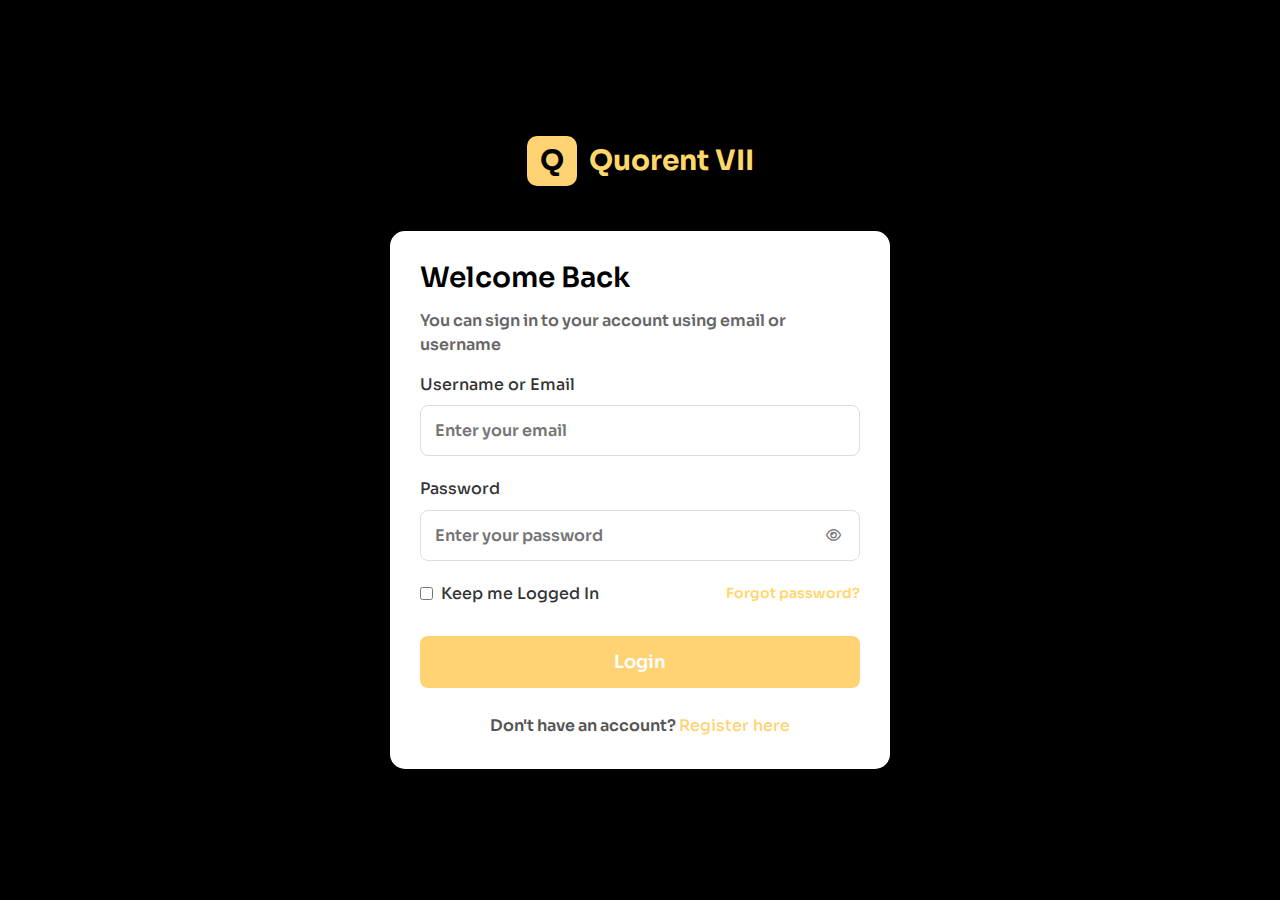
<file: login.html>
<!DOCTYPE html>
<html lang="en">
<head>
    <meta charset="UTF-8">
    <meta name="viewport" content="width=device-width, initial-scale=1.0">
    <title>Quorent VII - Login</title>
    <link rel="stylesheet" href="https://cdnjs.cloudflare.com/ajax/libs/font-awesome/6.4.0/css/all.min.css">
    <link rel="preconnect" href="https://fonts.googleapis.com">
<link rel="preconnect" href="https://fonts.gstatic.com" crossorigin>
<link href="https://fonts.googleapis.com/css2?family=Merriweather:ital,opsz,wght@0,18..144,300..900;1,18..144,300..900&family=Roboto+Serif:ital,opsz,wght@0,8..144,100..900;1,8..144,100..900&family=Roboto:ital,wght@0,100..900;1,100..900&family=Sora:wght@100..800&display=swap" rel="stylesheet">
    <link rel="stylesheet" href="style.css">

    <style>
        * {
            margin: 0;
            padding: 0;
            box-sizing: border-box;
        }
        
        body {
            background: black;
            min-height: 100vh;
            display: flex;
            flex-direction: column;
            justify-content: center;
            align-items: center;
            padding: 20px;
        }
        
        /* Logo container above the form */
        .logo-container {
            margin-bottom: 25px;
            text-align: center;
        }
        
        .navbar-brand {
            display: inline-flex;
            align-items: center;
            text-decoration: none;
            color: inherit;
            margin-bottom: 15px;
        }
        
        .logo-box {
            width: 50px;
            height: 50px;
            background-color: #ffd374;
            color: black;
            border-radius: 10px;
            display: flex;
            align-items: center;
            justify-content: center;
            font-size: 28px;
            font-weight: bold;
            margin-right: 12px;
        }
        
        .brand-text {
            font-size: 28px;
            font-weight: 700;
            color: #ffd76a;
        }
        
        .container {
            width: 100%;
            max-width: 500px;
            background: white;
            border-radius: 15px;
            box-shadow: 0 10px 30px rgba(0, 0, 0, 0.2);
            overflow: hidden;
        }
        
        .header {
            color: black;
            text-align: left;
            padding: 25px 30px 15px;
        }
        
        .header h2 {
            font-weight: 600;
            font-size: 28px;
            margin-bottom: 8px;
        }
        
        .header p {
            color: #666;
            line-height: 1.5;
        }
        
        .form-container {
            padding: 0 30px 30px;
        }
        
        .form-group {
            margin-bottom: 20px;
        }
        
        .form-group label {
            display: block;
            margin-bottom: 8px;
            font-weight: 500;
            color: #333;
        }
        
        .form-group input {
            width: 100%;
            padding: 14px 45px 14px 14px;
            border: 1px solid #ddd;
            border-radius: 8px;
            font-size: 16px;
            transition: border 0.3s;
        }
        
        .form-group input:focus {
            border-color: #ffd76a;
            outline: none;
            box-shadow: 0 0 0 2px rgba(74, 111, 199, 0.2);
        }
        
        .password-container {
            position: relative;
        }
        
        .toggle-password {
            position: absolute;
            right: 15px;
            top: 50%;
            transform: translateY(-50%);
            cursor: pointer;
            color: #777;
            z-index: 2;
            background: transparent;
            border: none;
            width: 24px;
            height: 24px;
            display: flex;
            align-items: center;
            justify-content: center;
        }
        
        .btn {
            background-color: #ffd374;
            color: white;
            border: none;
            padding: 15px;
            width: 100%;
            border-radius: 8px;
            font-size: 18px;
            font-weight: 600;
            cursor: pointer;
            transition: background 0.3s;
            margin-top: 10px;
        }
        
        .btn:hover {
            background: #ffd76a;
        }
        
        .form-footer {
            text-align: center;
            margin-top: 25px;
            color: #555;
        }
        
        .form-footer a {
            color: #ffd374;
            text-decoration: none;
            font-weight: 500;
        }
        
        .form-footer a:hover {
            text-decoration: underline;
        }
        
        .divider {
            display: flex;
            align-items: center;
            margin: 20px 0;
        }
        
        .divider::before,
        .divider::after {
            content: "";
            flex: 1;
            border-bottom: 1px solid #ddd;
        }
        
        .divider span {
            padding: 0 10px;
            color: #777;
            font-size: 14px;
        }
        
        
        
        
        @media (max-width: 600px) {
            .container {
                border-radius: 10px;
            }
            
            .form-container {
                padding: 0 20px 20px;
            }
            
            .logo-box {
                width: 40px;
                height: 40px;
                font-size: 24px;
            }
            
            .brand-text {
                font-size: 24px;
            }
            
            .social-login {
                flex-direction: column;
                gap: 10px;
            }
        }
    </style>
</head>
<body>
    <!-- Logo placed above the form container -->
    <div class="logo-container">
        <a class="navbar-brand" href="index.html">
            <div class="logo-box">Q</div>
            <span class="brand-text">Quorent VII</span>
        </a>
    </div>
    
    <div class="container">
        <div class="header">
            <h2>Welcome Back</h2>
            <p>You can sign in to your account using email or username</p>
        </div>
        
        <div class="form-container">
            <form id="loginAccountForm">
                <div class="form-group">
                    <label for="loginEmail">Username or Email</label>
                    <input type="email" id="loginEmail" name="email" required placeholder="Enter your email">
                </div>
                
                <div class="form-group">
                    <label for="loginPassword">Password</label>
                    <div class="password-container">
                        <input type="password" id="loginPassword" name="password" required placeholder="Enter your password">
                        <button type="button" class="toggle-password" id="toggleLoginPassword">
                            <i class="far fa-eye"></i>
                        </button>
                    </div>
                </div>
                
                <div class="form-group" style="display: flex; justify-content: space-between; align-items: center;">
                    <label style="display: inline-flex; align-items: center; margin-bottom: 0;">
                        <input type="checkbox" id="rememberMe" name="rememberMe" style="width: auto; margin-right: 8px;">
                        Keep me Logged In
                    </label>
                    <a href="#" style="font-size: 14px; text-decoration: none; color: #ffd76a;">Forgot password?</a>
                </div>
                
                <button type="submit" class="btn">Login</button>
                
                <div class="form-footer">
                    Don't have an account? <a href="register.html">Register here</a>
                </div>
            </form>
        </div>
    </div>
<script type="text/javascript">
var $zoho=$zoho || {};$zoho.salesiq = $zoho.salesiq || {widgetcode:"siqdbee1c3c4b74182ae71d3c5fbe2ddf01647a8e0adaa444de1efcefa41077dda5", values:{},ready:function(){}};var d=document;s=d.createElement("script");s.type="text/javascript";s.id="zsiqscript";s.defer=true;s.src="https://salesiq.zoho.com/widget";t=d.getElementsByTagName("script")[0];t.parentNode.insertBefore(s,t);d.write("<div id='zsiqwidget'></div>");
</script>
    <script>
        document.addEventListener('DOMContentLoaded', function() {
            // Password visibility toggle functionality
            const toggleLoginPassword = document.getElementById('toggleLoginPassword');
            const loginPasswordInput = document.getElementById('loginPassword');
            
            toggleLoginPassword.addEventListener('click', function() {
                const type = loginPasswordInput.getAttribute('type') === 'password' ? 'text' : 'password';
                loginPasswordInput.setAttribute('type', type);
                this.querySelector('i').classList.toggle('fa-eye');
                this.querySelector('i').classList.toggle('fa-eye-slash');
            });
            
            // Login form submission
            document.getElementById('loginAccountForm').addEventListener('submit', function(e) {
                e.preventDefault();
                
                // Basic validation
                const email = document.getElementById('loginEmail').value;
                const password = document.getElementById('loginPassword').value;
                
                if (!email || !password) {
                    alert('Please fill in all fields');
                    return;
                }
                
                // If validation passes, you would typically submit the form to a server
                alert('Login successful! (This is just a demo)');
                
                // In a real application, you would redirect to dashboard here
                // window.location.href = 'dashboard.html';
            });
        });
    </script>
</body>
</html>
</file>
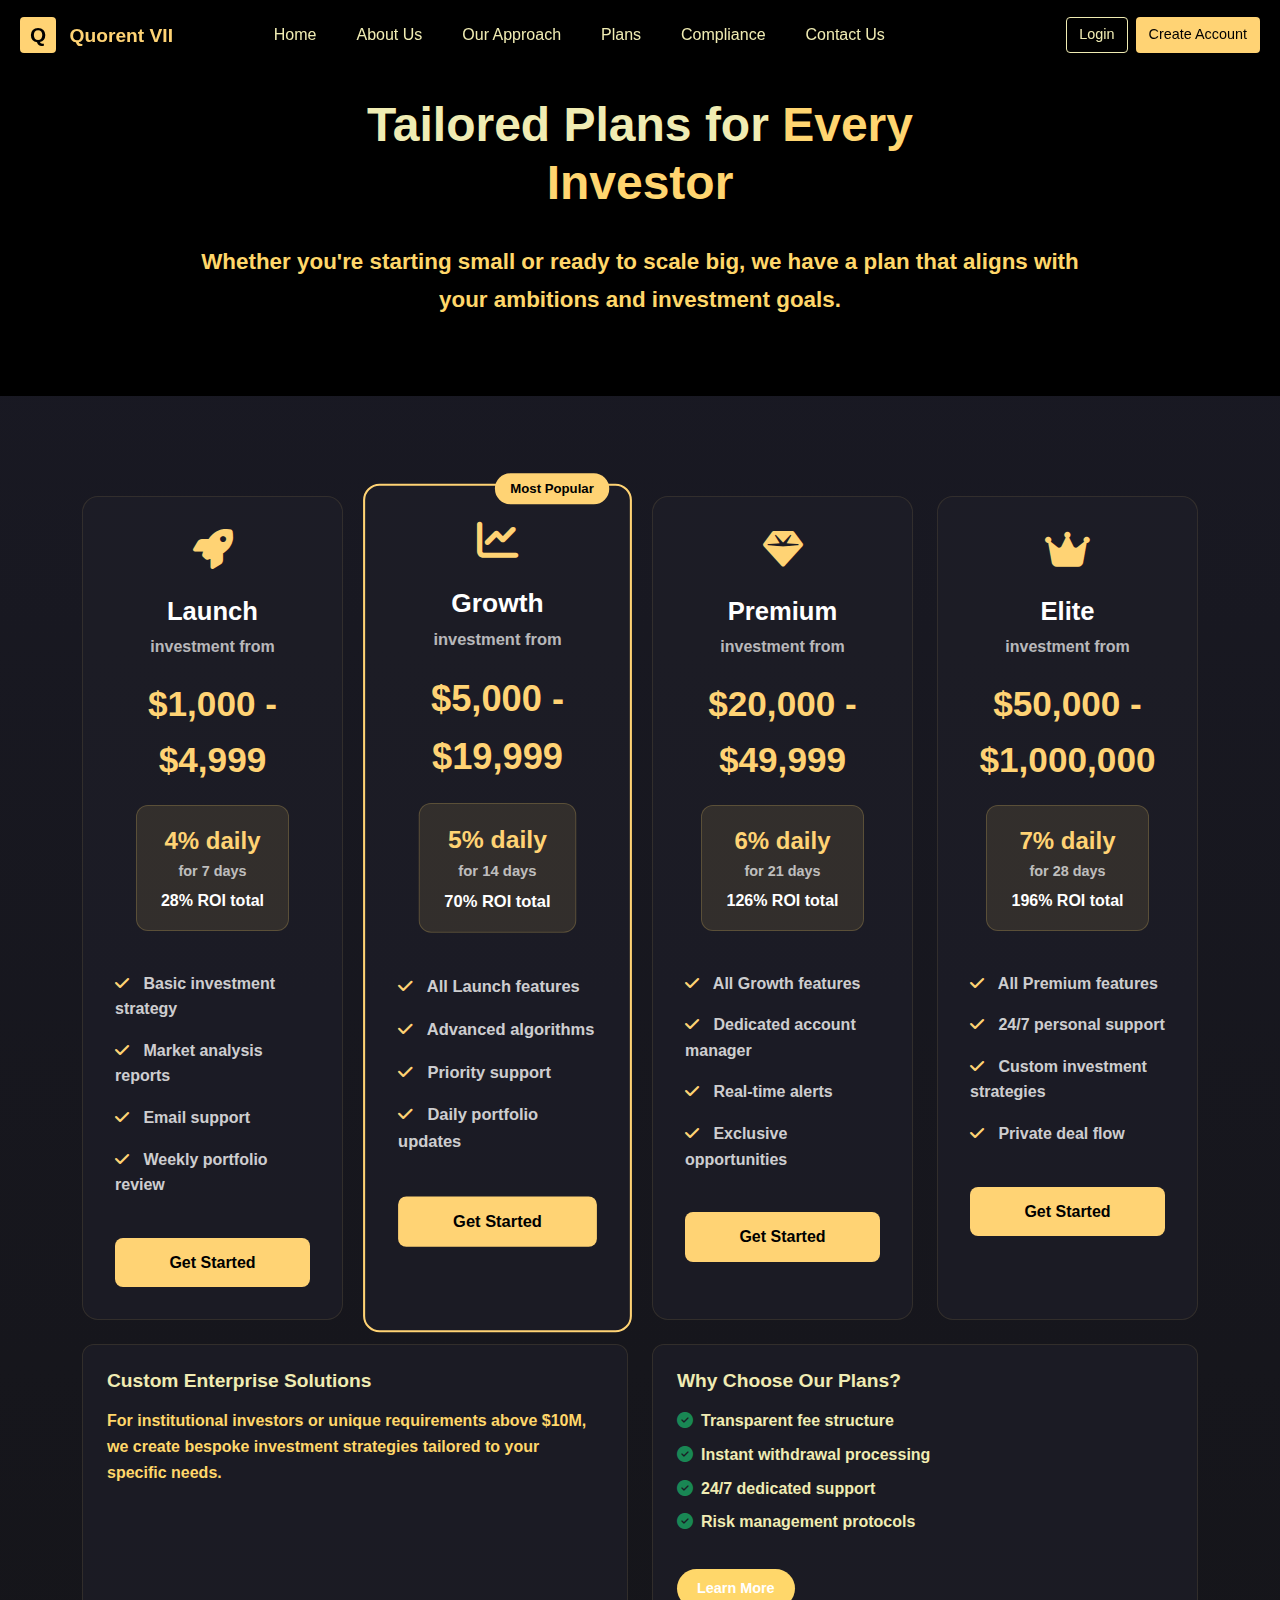
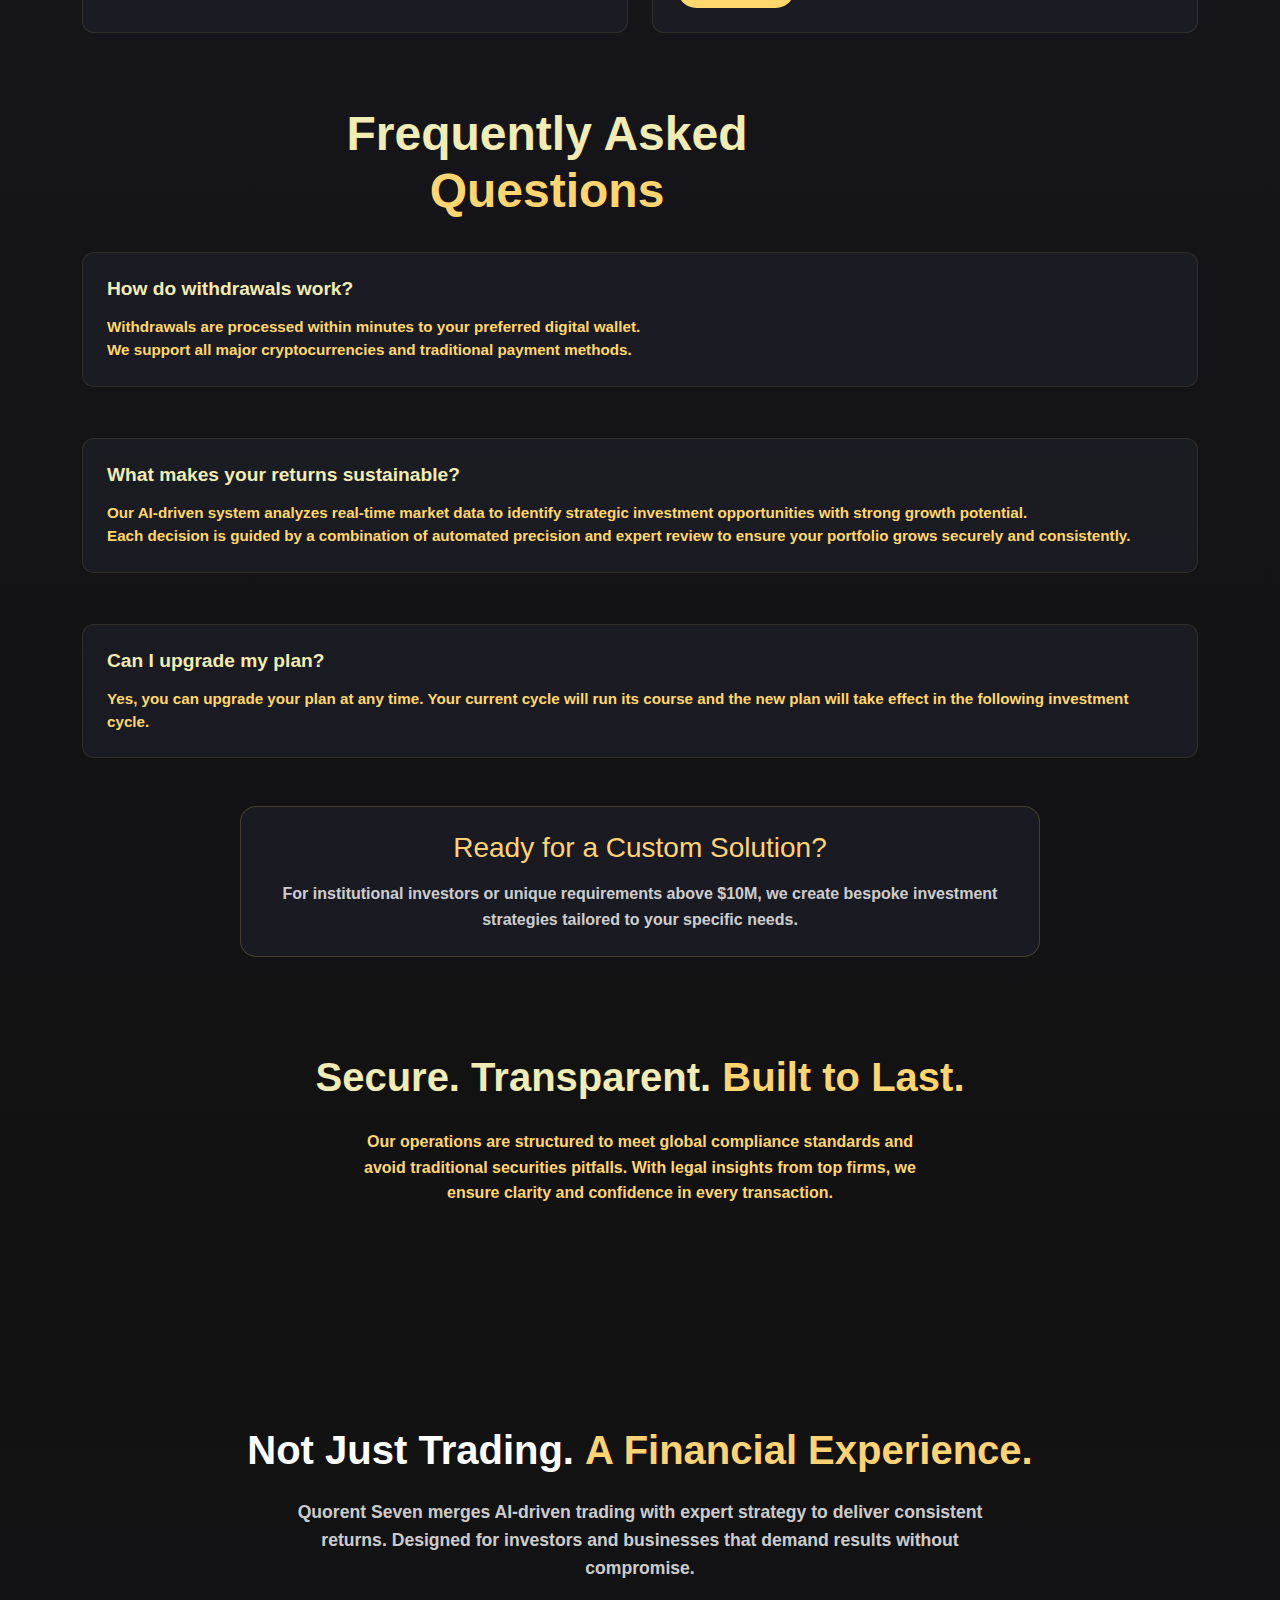
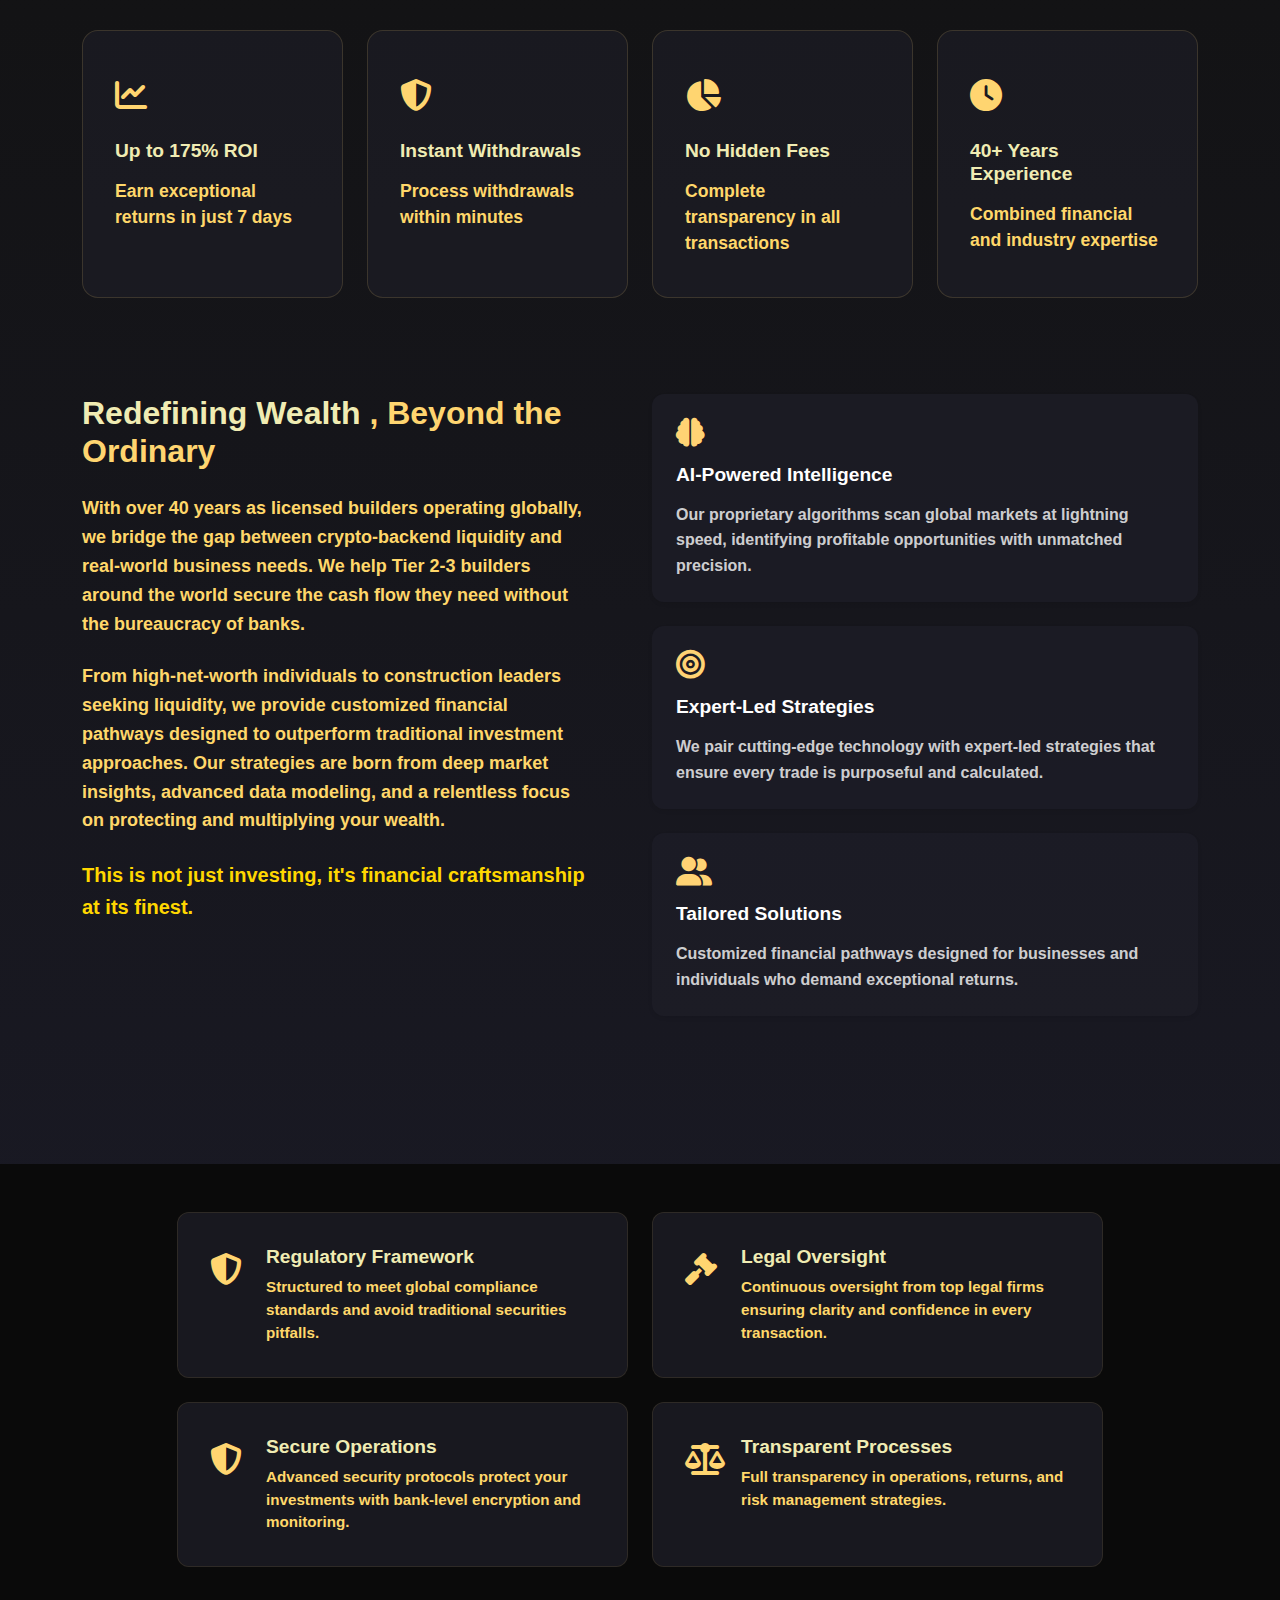
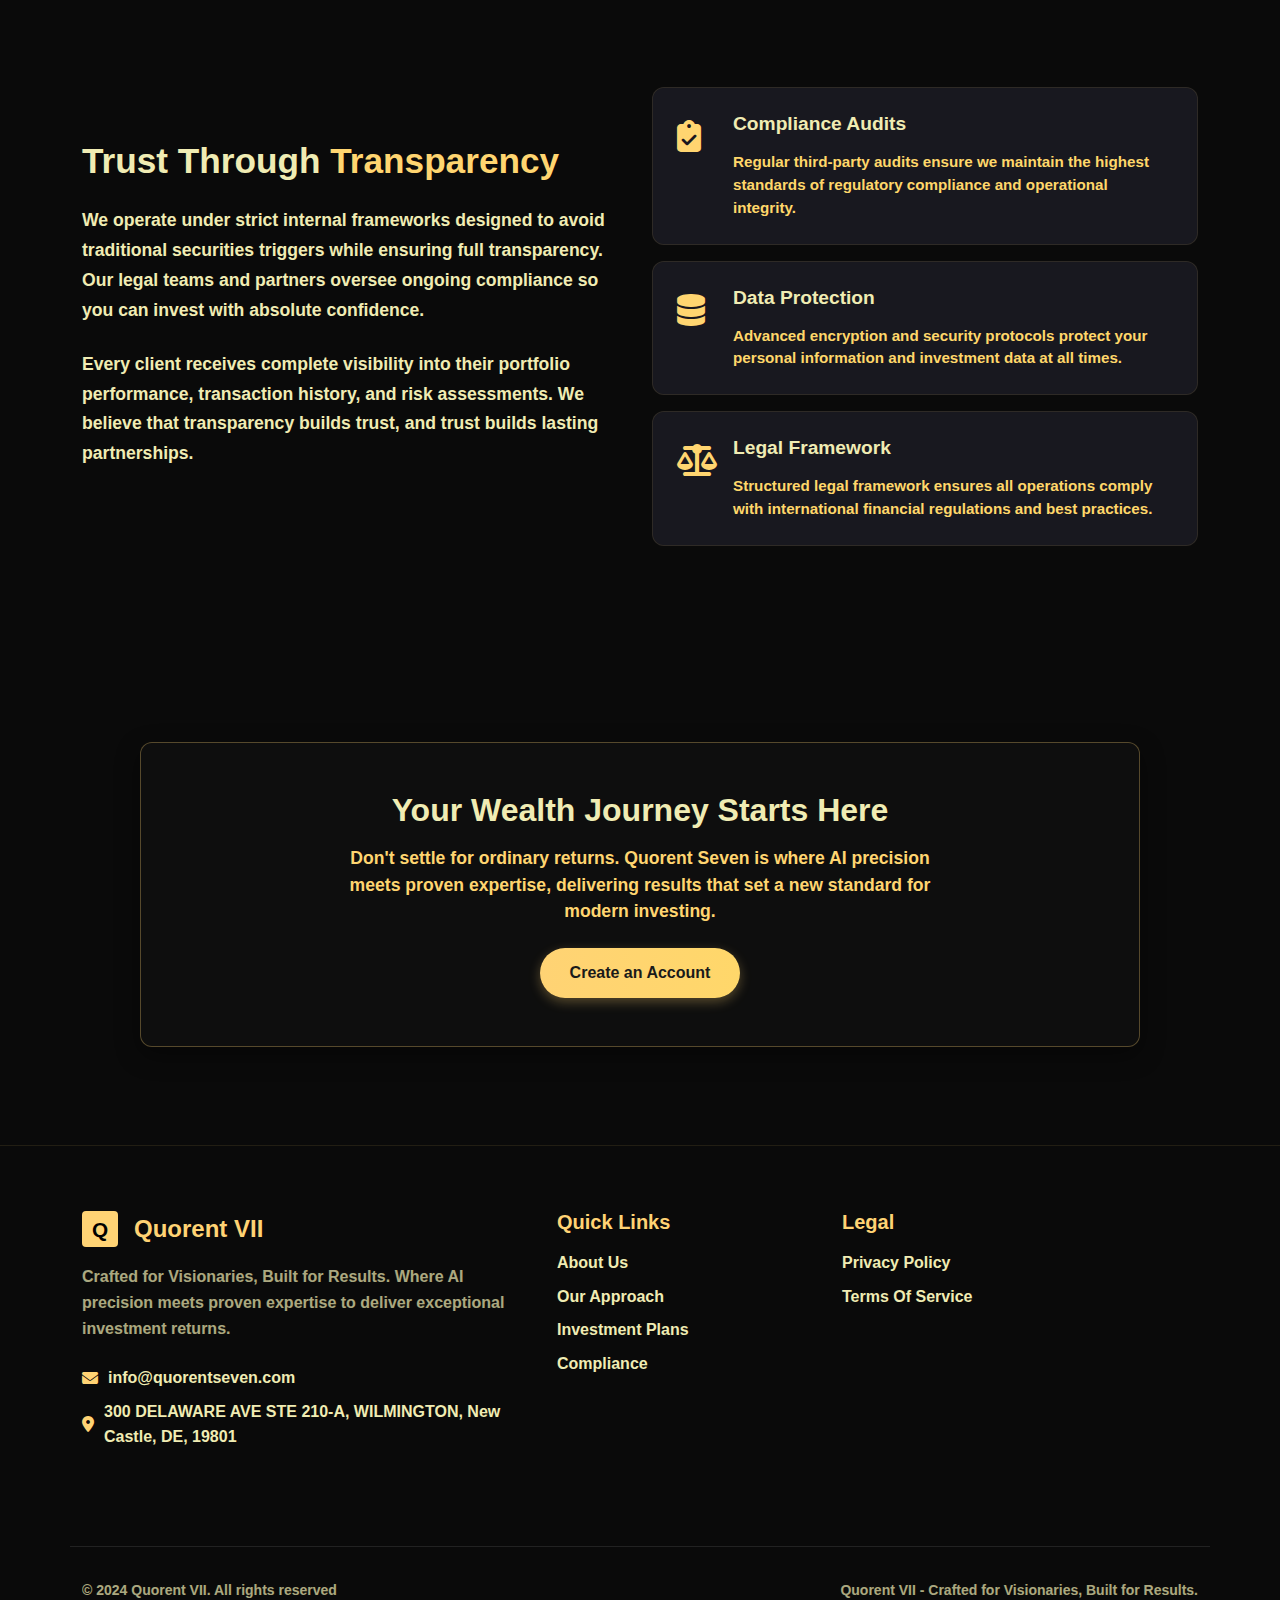
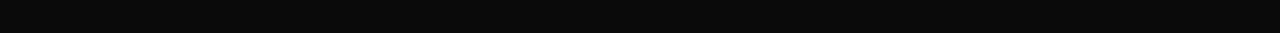
<file: plans.html>
<!DOCTYPE html>
<html lang="en">
<head>
    <meta charset="UTF-8">
    <meta name="viewport" content="width=device-width, initial-scale=1.0">
    <title>Quorent VII - AI-Powered Crypto Trading Platform</title>
    <link rel="stylesheet" href="https://cdnjs.cloudflare.com/ajax/libs/font-awesome/6.4.0/css/all.min.css">
    <link href="https://cdn.jsdelivr.net/npm/bootstrap@5.3.0/dist/css/bootstrap.min.css" rel="stylesheet">
    <link rel="stylesheet" href="style.css">
    
</head>
<body>
    <!-- Header -->
 <nav class="navbar navbar-expand-lg navbar-dark navbar-custom fixed-top">
    <div class="container-fluid navbar-container">
        <a class="navbar-brand" href="index.html" style="margin-left: 5px;">
            <div class="logo-box">Q</div>
            <span class="brand-text">Quorent VII</span>
        </a>
        <button class="navbar-toggler" type="button" data-bs-toggle="collapse" data-bs-target="#navbarContent">
            <span class="navbar-toggler-icon"></span>
        </button>
        <div class="collapse navbar-collapse" id="navbarContent">
            <!-- Centered navigation links -->
            <ul class="navbar-nav nav-center mx-auto">
                <li class="nav-item mx-2">
                    <a class="nav-link nav-link-custom" href="index.html">Home</a>
                </li>
                <li class="nav-item mx-2">
                    <a class="nav-link nav-link-custom" href="about.html">About Us</a>
                </li>
                <li class="nav-item mx-2">
                    <a class="nav-link nav-link-custom" href="approach.html">Our Approach</a>
                </li>
                <li class="nav-item mx-2">
                    <a class="nav-link nav-link-custom" href="plans.html">Plans</a>
                </li>
                <li class="nav-item mx-2">
                    <a class="nav-link nav-link-custom" href="compliance.html">Compliance</a>
                </li>
                <li class="nav-item mx-2">
                    <a class="nav-link nav-link-custom" href="contact.html">Contact Us</a>
                </li>
            </ul>
            
            <div class="d-flex nav-buttons ms-auto" style="margin-right: 5px;">
                <a href="login.html" class="btn btn-login me-2">Login</a>
                <a href="register.html" class="btn btn-signup">Create Account</a>
            </div>
        </div>
    </div>
</nav>
    <!-- Hero Section -->
    <section style="background-color: black;" class="py-5">
        <div class="container">
            <div class="row justify-content-center">
                <div class="mt-5 col-12 col-lg-10 text-center">
                    <h2 class="wealth-heading">
                        <span style="color: #f0ecb3;">Tailored Plans for </span>
                        <span style="color: #ffd570;">Every   <br> Investor</span>
                    </h2>
                    <p class="wealth-text">
                        Whether you're starting small or ready to scale big, we have a plan that aligns with your ambitions and investment goals.
                    </p>
                </div>
            </div>
        </div>
    </section>
    

    <section class="pricing" id="pricing">
        <div class="container">            
            <div class="pricing-grid">
                <div class="row">
                    <!-- Card 1 - Launch -->
                    <div class="col-lg-3 col-md-6 mb-4">
                        <div class="pricing-card h-100">
                            <div class="card-icon-top text-center">
                                <i class="fas fa-rocket"></i>
                            </div>
                            <div class="pricing-header text-center">
                                <h3>Launch</h3>
                                <p>investment from</p>
                            </div>
                            <div class="price text-center">$1,000 - $4,999</div>
                            <div class="text-center my-3">
                                <div class="roi-box d-inline-block">
                                    <div class="roi-amount">4% daily</div>
                                    <div class="roi-period">for 7 days</div>
                                    <div class="roi-total">28% ROI total</div>
                                </div>
                            </div>
                            <ul class="pricing-features">
                                <li><i class="fas fa-check"></i> Basic investment strategy</li>
                                <li><i class="fas fa-check"></i> Market analysis reports</li>
                                <li><i class="fas fa-check"></i> Email support</li>
                                <li><i class="fas fa-check"></i> Weekly portfolio review</li>
                            </ul>
                            <a href="#" class="cta-button">Get Started</a>
                        </div>
                    </div>

                    <!-- Card 2 - Growth -->
                    <div class="col-lg-3 col-md-6 mb-4">
                        <div class="pricing-card h-100 popular">
                            <div class="popular-badge">Most Popular</div>
                            <div class="card-icon-top text-center">
                                <i class="fas fa-chart-line"></i>
                            </div>
                            <div class="pricing-header text-center">
                                <h3>Growth</h3>
                                <p>investment from</p>
                            </div>
                            <div class="price text-center">$5,000 - $19,999</div>
                            <div class="text-center my-3">
                                <div class="roi-box d-inline-block">
                                    <div class="roi-amount">5% daily</div>
                                    <div class="roi-period">for 14 days</div>
                                    <div class="roi-total">70% ROI total</div>
                                </div>
                            </div>
                            <ul class="pricing-features">
                                <li><i class="fas fa-check"></i> All Launch features</li>
                                <li><i class="fas fa-check"></i> Advanced algorithms</li>
                                <li><i class="fas fa-check"></i> Priority support</li>
                                <li><i class="fas fa-check"></i> Daily portfolio updates</li>
                            </ul>
                            <a href="#" class="cta-button">Get Started</a>
                        </div>
                    </div>

                    <!-- Card 3 - Premium -->
                    <div class="col-lg-3 col-md-6 mb-4">
                        <div class="pricing-card h-100">
                            <div class="card-icon-top text-center">
                                <i class="fas fa-gem"></i>
                            </div>
                            <div class="pricing-header text-center">
                                <h3>Premium</h3>
                                <p>investment from</p>
                            </div>
                            <div class="price text-center">$20,000 - $49,999</div>
                            <div class="text-center my-3">
                                <div class="roi-box d-inline-block">
                                    <div class="roi-amount">6% daily</div>
                                    <div class="roi-period">for 21 days</div>
                                    <div class="roi-total">126% ROI total</div>
                                </div>
                            </div>
                            <ul class="pricing-features">
                                <li><i class="fas fa-check"></i> All Growth features</li>
                                <li><i class="fas fa-check"></i> Dedicated account manager</li>
                                <li><i class="fas fa-check"></i> Real-time alerts</li>
                                <li><i class="fas fa-check"></i> Exclusive opportunities</li>
                            </ul>
                            <a href="#" class="cta-button">Get Started</a>
                        </div>
                    </div>

                    <!-- Card 4 - Elite -->
                    <div class="col-lg-3 col-md-6 mb-4">
                        <div class="pricing-card h-100">
                            <div class="card-icon-top text-center">
                                <i class="fas fa-crown"></i>
                            </div>
                            <div class="pricing-header text-center">
                                <h3>Elite</h3>
                                <p>investment from</p>
                            </div>
                            <div class="price text-center">$50,000 - $1,000,000</div>
                            <div class="text-center my-3">
                                <div class="roi-box d-inline-block">
                                    <div class="roi-amount">7% daily</div>
                                    <div class="roi-period">for 28 days</div>
                                    <div class="roi-total">196% ROI total</div>
                                </div>
                            </div>
                            <ul class="pricing-features">
                                <li><i class="fas fa-check"></i> All Premium features</li>
                                <li><i class="fas fa-check"></i> 24/7 personal support</li>
                                <li><i class="fas fa-check"></i> Custom investment strategies</li>
                                <li><i class="fas fa-check"></i> Private deal flow</li>
                            </ul>
                            <a href="#" class="cta-button">Get Started</a>
                        </div>
                    </div>
                </div>

                <div class="row">
    <!-- Card 1 -->
    <div class="col-md-6 mb-4">
        <div class="card h-100 p-4">
            <h2 style="color: #f0ecb3;" class="card-title mb-3">Custom Enterprise Solutions</h2>
            <p style="color: #ffd76a;" class="card-text">
                For institutional investors or unique requirements above $10M, we create bespoke investment strategies tailored to your specific needs.
            </p>
        </div>
    </div>
    
    <!-- Card 2 -->
    <div class="col-md-6 mb-4">
         <div class="card h-100 p-4">
                    <h2 style="color: #f0ecb3;" class="card-title mb-3">Why Choose Our Plans?</h2>
                    <ul class="list-unstyled mb-4">
                        <li style="color: #f0ecb3;" class="mb-2"><i  class="fas fa-check-circle text-success me-2"></i>Transparent fee structure</li>
                        <li style="color: #f0ecb3;" class="mb-2"><i class="fas fa-check-circle text-success me-2"></i>Instant withdrawal processing</li>
                        <li style="color: #f0ecb3;" class="mb-2"><i class="fas fa-check-circle text-success me-2"></i>24/7 dedicated support</li>
                        <li style="color: #f0ecb3;" class="mb-0"><i  class="fas fa-check-circle text-success me-2"></i>Risk management protocols</li>
                    </ul>
                     <div class="btn-container">
                        <a href="about.html" class="compact-primary-btn">Learn More</a>
                    </div>
                </div>
    </div>
</div>
            </div>

                        <div class="mt-5 col-12 col-lg-10 text-center">
                    <h2 class="wealth-heading">
                        <span style="color: #f0ecb3;">Frequently Asked </span>
                        <span style="color: #ffd570;"> <br>Questions   </span>
                    </h2>
                </div>
                

              <div class="card">
            <div class="card-content">
                <h3 class="card-title">
                    How do withdrawals work?
                </h3>
                <div class="decorative-line"></div>
                <p class="card-text">
                    Withdrawals are processed within minutes to your preferred digital wallet. <br> We support all major cryptocurrencies and traditional payment methods.
                </p>
            </div>
        </div>
        
        <br><br>
        <!-- Card 2 -->
        <div class="card">
            <div class="card-content">
                <h3 class="card-title">
                    What makes your returns sustainable?
                </h3>
                <div class="decorative-line"></div>
                <p class="card-text">
                    Our AI-driven system analyzes real-time market data to identify strategic investment opportunities with strong growth potential. <br> Each decision is guided by a combination of automated precision and expert review to ensure your portfolio grows securely and consistently.
                </p>
            </div>
        </div>
        <br><br>
        <!-- Card 3 -->
        <div class="card">
            <div class="card-content">
                <h3 class="card-title"> 
                    Can I upgrade my plan?
                </h3>
                <div class="decorative-line"></div>
                <p class="card-text">
                    Yes, you can upgrade your plan at any time. Your current cycle will run its course and the new plan will take effect in the following investment cycle.
                </p>
            </div>
        </div>
        

            
            <div class="d-flex justify-content-center my-5">
                <div class="custom-solution-box text-center p-4">
                    <h3 class="mb-3" style="color: #ffd374;">Ready for a Custom Solution?</h3>
                    <p class="mb-0" style="color: rgba(255,255,255,0.8);">
                        For institutional investors or unique requirements above $10M, we create bespoke investment strategies tailored to your specific needs.
                    </p>
                </div>
            </div>

            <div class="pt-5 text-center">
                <h1> <span style="color: #f0ecb3;">Secure. Transparent.</span> <span style="color: #ffd570;">Built to Last. </span></h1>
                <p style="color: #ffd570; text-align: center; max-width: 600px; margin: 0 auto; padding: 20px;">
                    Our operations are structured to meet global compliance standards and avoid traditional securities pitfalls. With legal insights from top firms, we ensure clarity and confidence in every transaction.
                </p>
            </div>
        </div>
    </section>



    <!-- Experience Section -->
    <section class="experience-section">
        <div class="container">
            <h1 class="section-header text-center mb-4">
                <span class="normal-text">Not Just Trading.</span>
                <span class="highlight-text"> A Financial Experience.</span>
            </h1>
            
            <p class="description-text text-center mb-5">
                Quorent Seven merges AI-driven trading with expert strategy to deliver consistent returns. Designed for investors and businesses that demand results without compromise.
            </p>
        
            <div class="row row-cols-1 row-cols-md-2 row-cols-lg-4 g-4 mb-5">
                <!-- Card 1 -->
                <div class="col">
                    <div class="feature-card h-100">
                        <div class="card-icon">
                            <i class="fas fa-chart-line"></i>
                        </div>
                        <h3 class="card-title">Up to 175% ROI</h3>
                        <p class="card-description">Earn exceptional returns in just 7 days</p>
                    </div>
                </div>
                
                <!-- Card 2 -->
                <div class="col">
                    <div class="feature-card h-100">
                        <div class="card-icon">
                            <i class="fas fa-shield-alt"></i>
                        </div>
                        <h3 class="card-title">Instant Withdrawals</h3>
                        <p class="card-description">Process withdrawals within minutes</p>
                    </div>
                </div>
                
                <!-- Card 3 -->
                <div class="col">
                    <div class="feature-card h-100">
                        <div class="card-icon">
                            <i class="fas fa-chart-pie"></i>
                        </div>
                        <h3 class="card-title">No Hidden Fees</h3>
                        <p class="card-description">Complete transparency in all transactions</p>
                    </div>
                </div>
                
                <!-- Card 4 -->
                <div class="col">
                    <div class="feature-card h-100">
                        <div class="card-icon">
                            <i class="fas fa-clock"></i>
                        </div>
                        <h3 class="card-title">40+ Years Experience</h3>
                        <p class="card-description">Combined financial and industry expertise</p>
                    </div>
                </div>
            </div>
            
            <div class="row align-items-start py-5">
                <!-- Text Column -->
                <div class="col-lg-6 pe-lg-5 mb-5 mb-lg-0">
                    <h2 class="mb-4">
                        <span style="color: #f0ecb3;">Redefining Wealth</span>
                        <span style="color: #ffd570;">, Beyond the Ordinary</span>
                    </h2>
                    <p style="color:#ffd76a ; font-size: 18px;" class="mb-4">With over 40 years as licensed builders operating globally, we bridge the gap between crypto-backend liquidity and real-world business needs. We help Tier 2-3 builders around the world secure the cash flow they need without the bureaucracy of banks.</p>
                    <p style="color:#ffd76a ; font-size: 18px;" class="mb-4">From high-net-worth individuals to construction leaders seeking liquidity, we provide customized financial pathways designed to outperform traditional investment approaches. Our strategies are born from deep market insights, advanced data modeling, and a relentless focus on protecting and multiplying your wealth.</p>
                    <p style="color:gold ; font-size: 20px;" class="mb-0">This is not just investing, it's financial craftsmanship at its finest.</p>
                </div>
                
                <!-- Cards Column -->
                <div class="col-lg-6">
                    <div class="row g-4">
                        <!-- Card 1 -->
                        <div class="col-md-12">
                            <div class="card h-100 border-0 shadow-sm ai-card p-4">
                                <i class="fas fa-brain card-icon"></i>
                                <h5 class="card-title">AI-Powered Intelligence</h5>
                                <p class="card-text">
                                    Our proprietary algorithms scan global markets at lightning speed, 
                                    identifying profitable opportunities with unmatched precision.
                                </p>
                            </div>
                        </div>
                        
                        <!-- Card 2 -->
                        <div class="col-md-12">
                            <div class="card h-100 border-0 shadow-sm ai-card p-4">
                                <i class="fas fa-bullseye card-icon"></i>
                                <h5 class="card-title">Expert-Led Strategies</h5>
                                <p class="card-text">
                                    We pair cutting-edge technology with expert-led strategies that ensure every trade is purposeful and calculated.
                                </p>
                            </div>
                        </div>
                        
                        <!-- Card 3 -->
                        <div class="col-md-12">
                            <div class="card h-100 border-0 shadow-sm ai-card p-4">
                                <i class="fas fa-user-friends card-icon"></i>
                                <h5 class="card-title">Tailored Solutions</h5>
                                <p class="card-text">
                                    Customized financial pathways designed for businesses and individuals who demand exceptional returns.
                                </p>
                            </div>
                        </div>
                    </div>
                </div>
            </div>
        </div>
    </section>

    <!-- Pricing Section -->
    
    <!-- Compliance Section -->
    <section class="py-5">
        <div class="container">
            <div class="row justify-content-center">
                <!-- Card 1 -->
                <div class="col-12 col-sm-10 col-md-6 col-lg-5 mb-4">
                    <div class="card p-3 h-100">
                        <div class="card-body">
                            <div class="d-flex align-items-start">
                                <div class="card-icon me-3">
                                    <i class="fas fa-shield-alt"></i>
                                </div>
                                <div>
                                    <h3 class="card-title mb-2">Regulatory Framework</h3>
                                    <p class="card-content mb-0">Structured to meet global compliance standards and avoid traditional securities pitfalls.</p>
                                </div>
                            </div>
                        </div>
                    </div>
                </div>
                
                <!-- Card 2 -->
                <div class="col-12 col-sm-10 col-md-6 col-lg-5 mb-4">
                    <div class="card p-3 h-100">
                        <div class="card-body">
                            <div class="d-flex align-items-start">
                                <div class="card-icon me-3">
                                    <i class="fas fa-gavel"></i>
                                </div>
                                <div>
                                    <h3 class="card-title mb-2">Legal Oversight</h3>
                                    <p class="card-content mb-0">Continuous oversight from top legal firms ensuring clarity and confidence in every transaction.</p>
                                </div>
                            </div>
                        </div>
                    </div>
                </div>
                
                <!-- Card 3 -->
                <div class="col-12 col-sm-10 col-md-6 col-lg-5 mb-4">
                    <div class="card p-3 h-100">
                        <div class="card-body">
                            <div class="d-flex align-items-start">
                                <div class="card-icon me-3">
                                    <i class="fas fa-shield-alt"></i>
                                </div>
                                <div>
                                    <h3 class="card-title mb-2">Secure Operations</h3>
                                    <p class="card-content mb-0">Advanced security protocols protect your investments with bank-level encryption and monitoring.</p>
                                </div>
                            </div>
                        </div>
                    </div>
                </div>
                
                <!-- Card 4 -->
                <div class="col-12 col-sm-10 col-md-6 col-lg-5 mb-4">
                    <div class="card p-3 h-100">
                        <div class="card-body">
                            <div class="d-flex align-items-start">
                                <div class="card-icon me-3">
                                    <i class="fas fa-balance-scale"></i>
                                </div>
                                <div>
                                    <h3 class="card-title mb-2">Transparent Processes</h3>
                                    <p class="card-content mb-0">Full transparency in operations, returns, and risk management strategies.</p>
                                </div>
                            </div>
                        </div>
                    </div>
                </div>
            </div>
        </div>
    </section>

    <!-- Trust Section -->
    <section class="py-5">
        <div class="container">
            <div class="row align-items-center">
                <div class="col-12 col-md-6 text-content mb-5 mb-md-0">
                    <h2 class="main-heading">Trust Through <span style="color: #ffd570;">Transparency</span></h2>
                    <p class="content-text">
                        We operate under strict internal frameworks designed to avoid traditional securities triggers while ensuring full transparency. Our legal teams and partners oversee ongoing compliance so you can invest with absolute confidence.
                    </p>
                    <p class="content-text">
                        Every client receives complete visibility into their portfolio performance, transaction history, and risk assessments. We believe that transparency builds trust, and trust builds lasting partnerships.
                    </p>
                </div>
                <div class="col-12 col-md-6">
                    <!-- Card 1 -->
                    <div class="card mb-3">
                        <div class="d-flex">
                            <div class="card-icon">
                                <i class="fas fa-clipboard-check"></i>
                            </div>
                            <div>
                                <h4 class="card-title">Compliance Audits</h4>
                                <p class="card-content">Regular third-party audits ensure we maintain the highest standards of regulatory compliance and operational integrity.</p>
                            </div>
                        </div>
                    </div>
                    
                    <!-- Card 2 -->
                    <div class="card mb-3">
                        <div class="d-flex">
                            <div class="card-icon">
                                <i class="fas fa-database"></i>
                            </div>
                            <div>
                                <h4 class="card-title">Data Protection</h4>
                                <p class="card-content">Advanced encryption and security protocols protect your personal information and investment data at all times.</p>
                            </div>
                        </div>
                    </div>
                    
                    <!-- Card 3 -->
                    <div class="card">
                        <div class="d-flex">
                            <div class="card-icon">
                                <i class="fas fa-scale-balanced"></i>
                            </div>
                            <div>
                                <h4 class="card-title">Legal Framework</h4>
                                <p class="card-content">Structured legal framework ensures all operations comply with international financial regulations and best practices.</p>
                            </div>
                        </div>
                    </div>
                </div>
            </div>
        </div>
    </section>

    <!-- CTA Section -->
    <section class="py-5">
        <div class="container">
            <div class="text-box">
                <h2>Your Wealth Journey Starts Here</h2>
                <p>Don't settle for ordinary returns. Quorent Seven is where AI precision meets proven expertise, delivering results that set a new standard for modern investing.</p>
                <button class="btn-create-account">Create an Account</button>
            </div>
        </div>
    </section>
    
    <!-- Footer -->
       <footer>
        <div class="container">
            <div class="row">
                <div class="col-lg-5 footer-about">
                     <a href="#" class="footer-logo">
            <div class="logo-box">Q</div>
            <span style="color: #ffd374;">Quorent VII</span>
        </a>
                    <p class="mb-4">Crafted for Visionaries, Built for Results. Where AI precision meets proven expertise to deliver exceptional investment returns.</p>
                    <ul class="contact-info">
                        <li class="mb-2"><i class="fas fa-envelope"></i> info@quorentseven.com</li>
                        <li><i class="fas fa-map-marker-alt"></i> 300 DELAWARE AVE STE 210-A, WILMINGTON, New Castle, DE, 19801</li>
                    </ul>
                </div>
                <div class="col-lg-3 col-md-6 footer-links">
                    <h3 class="mb-3">Quick Links</h3>
                    <ul>
                        <li class="mb-2"><a href="about.html">About Us</a></li>
                        <li class="mb-2"><a href="approach.html">Our Approach</a></li>
                        <li class="mb-2"><a href="plans.html">Investment Plans</a></li>
                        <li><a href="compliance.html">Compliance</a></li>
                    </ul>
                </div>
                <div class="col-lg-2 col-md-6 footer-links">
                    <h3 class="mb-3">Legal</h3>
                    <ul>
                        <li class="mb-2"><a href="privacy.html">Privacy Policy</a></li>
                        <li><a href="service.html">Terms Of Service</a></li>
                    </ul>
                </div>
            </div>
      <div class="row footer-bottom justify-content-between">
    <div class="col-auto">
        <p class="mb-0">© 2024 Quorent VII. All rights reserved</p>
    </div>
    <div class="col-auto">
        <p class="mb-0">Quorent VII - Crafted for Visionaries, Built for Results.</p>
    </div>
</div>
        </div>
    </footer>

    <script src="https://cdn.jsdelivr.net/npm/bootstrap@5.3.0/dist/js/bootstrap.bundle.min.js"></script>
    <script>
        // FAQ toggle functionality
        document.querySelectorAll('.faq-question').forEach(question => {
            question.addEventListener('click', () => {
                const answer = question.nextElementSibling;
                const icon = question.querySelector('i');
                
                // Toggle active class on answer
                answer.classList.toggle('active');
                
                // Rotate icon
                if (answer.classList.contains('active')) {
                    icon.classList.remove('fa-chevron-down');
                    icon.classList.add('fa-chevron-up');
                } else {
                    icon.classList.remove('fa-chevron-up');
                    icon.classList.add('fa-chevron-down');
                }
            });
        });
    </script>
</body>
</html>
</file>
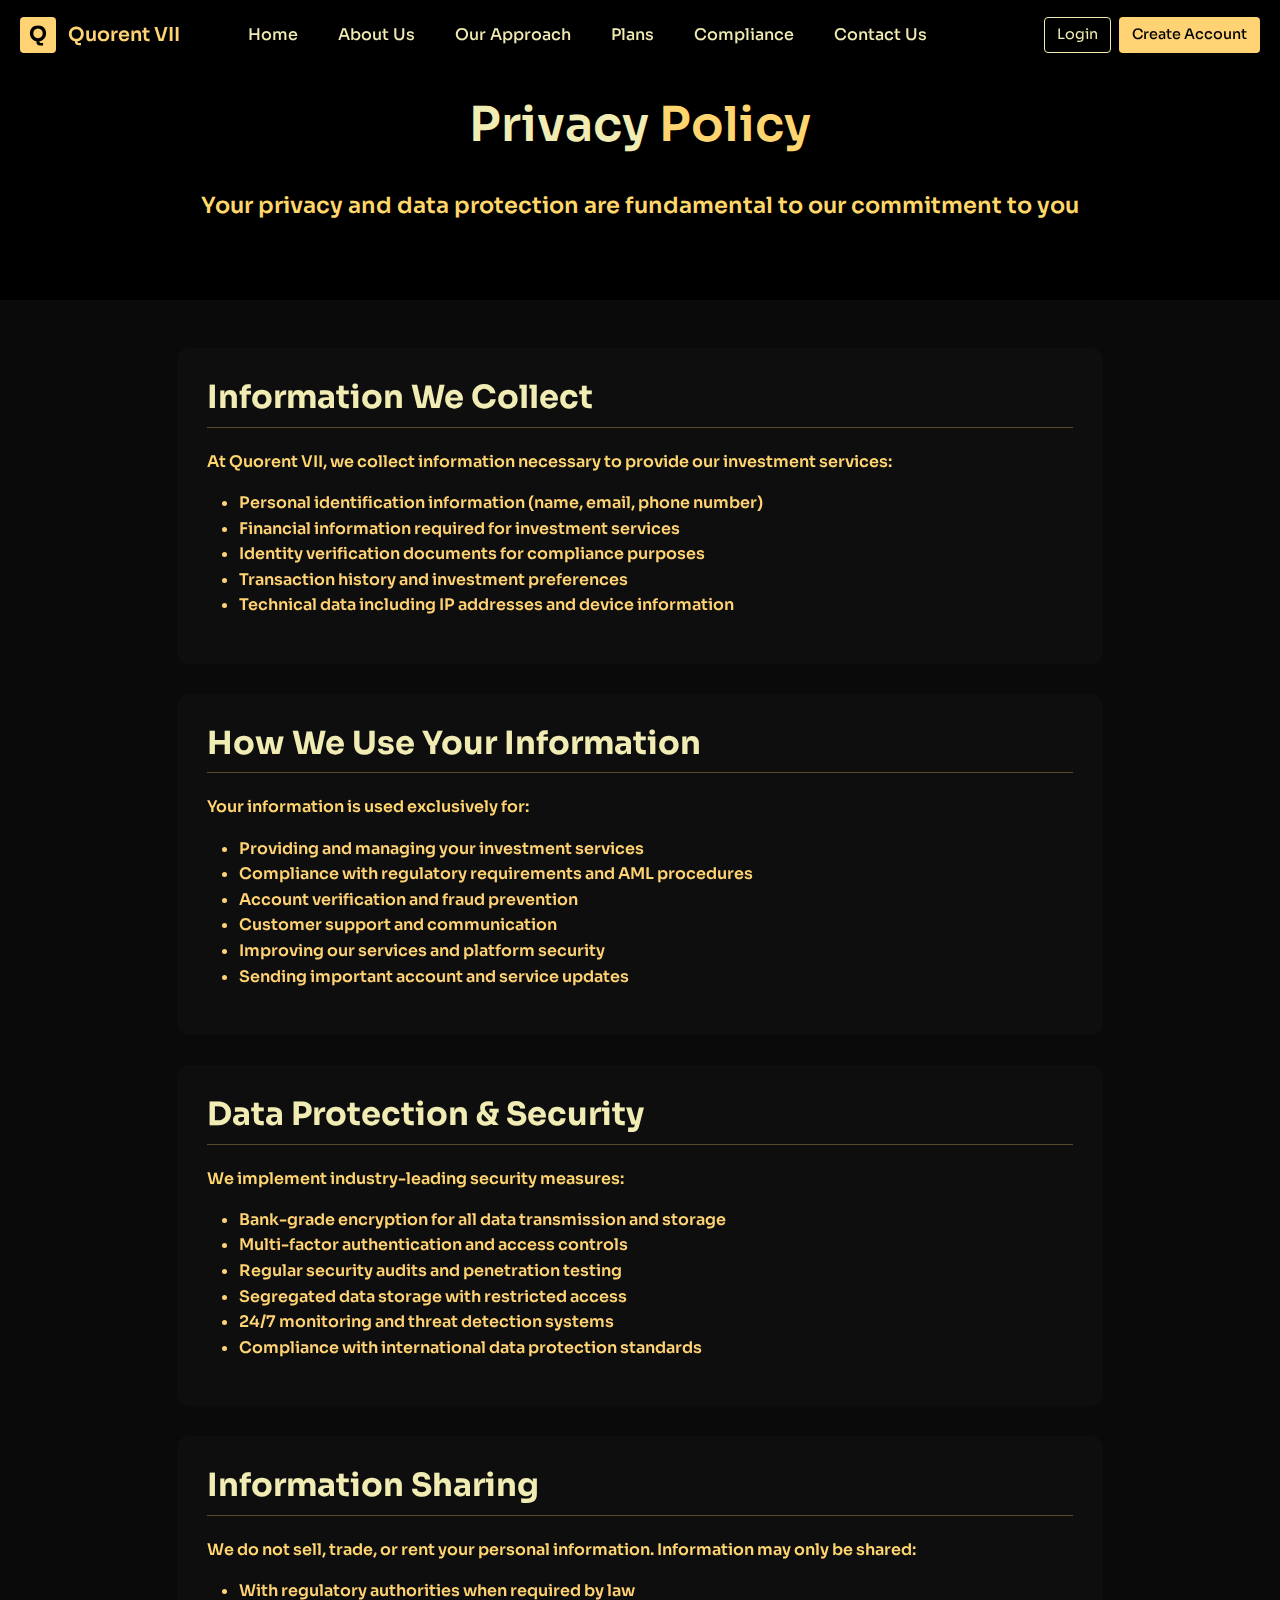
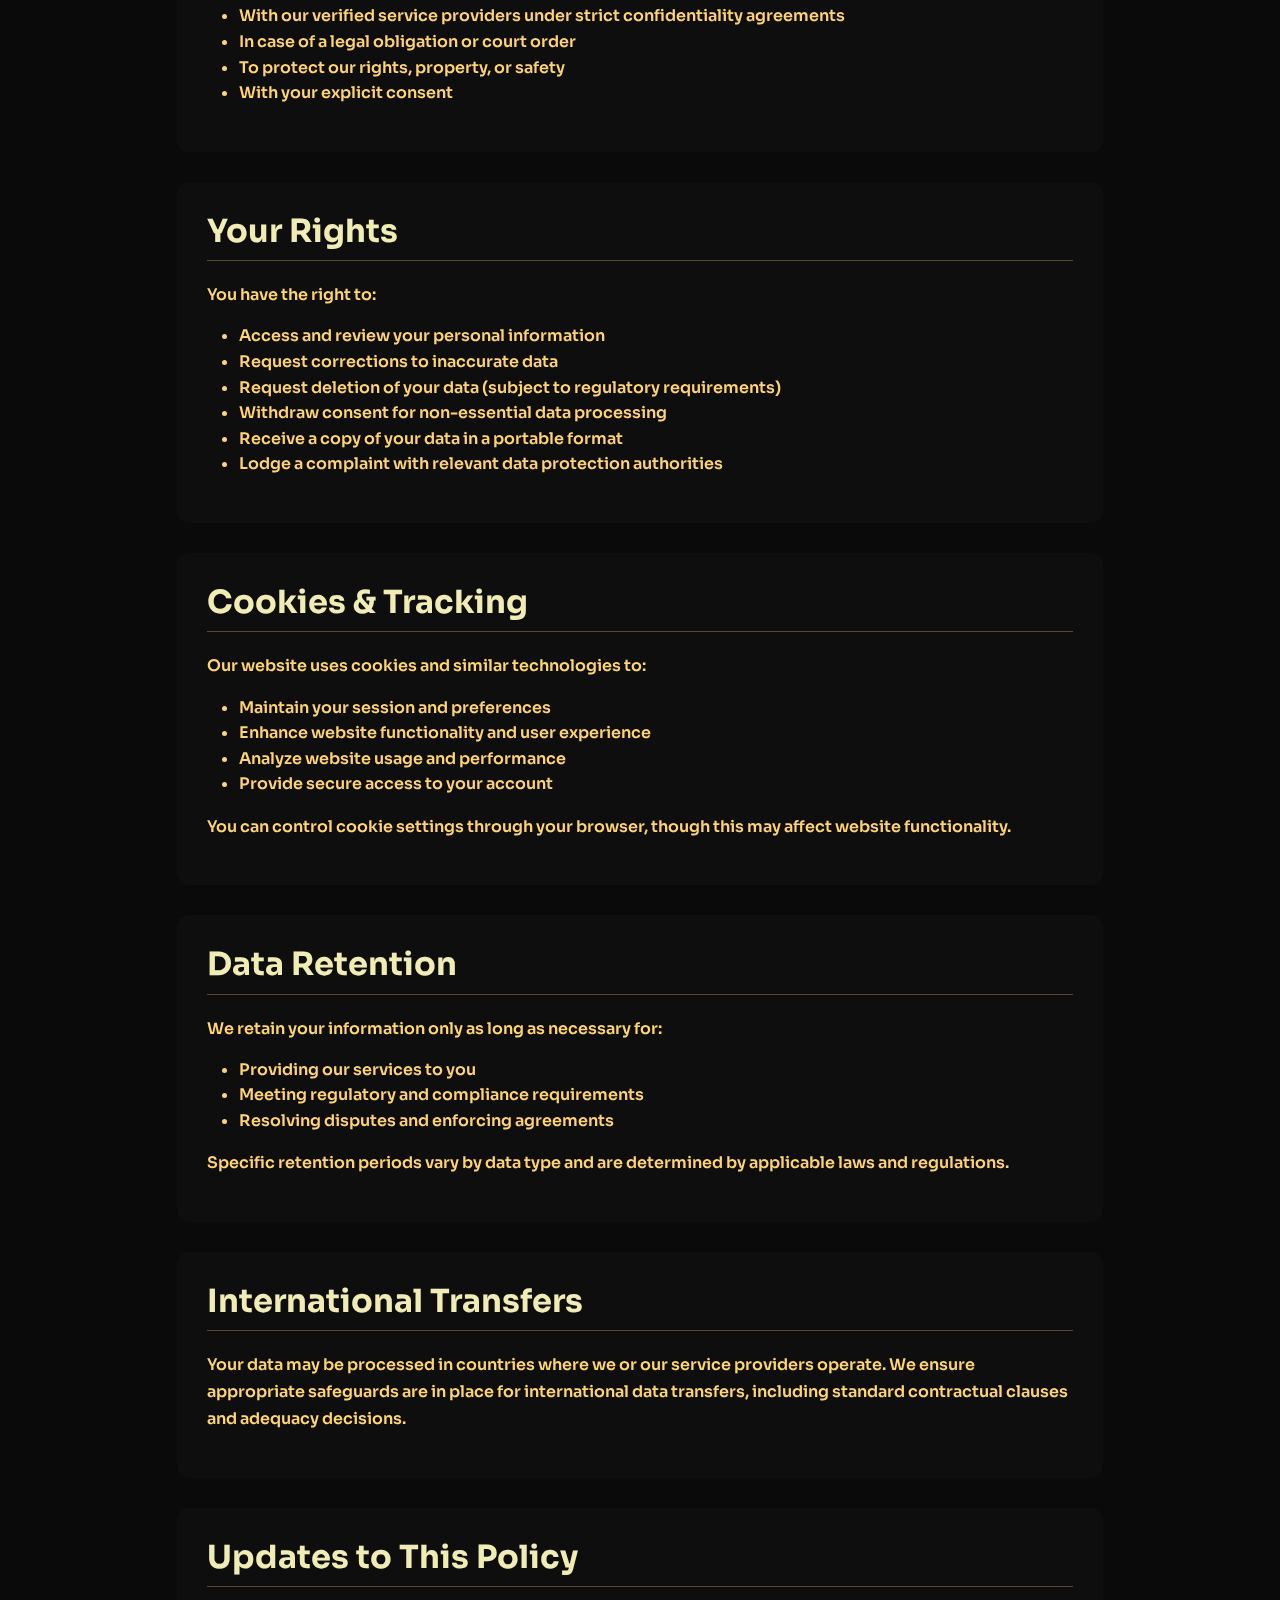
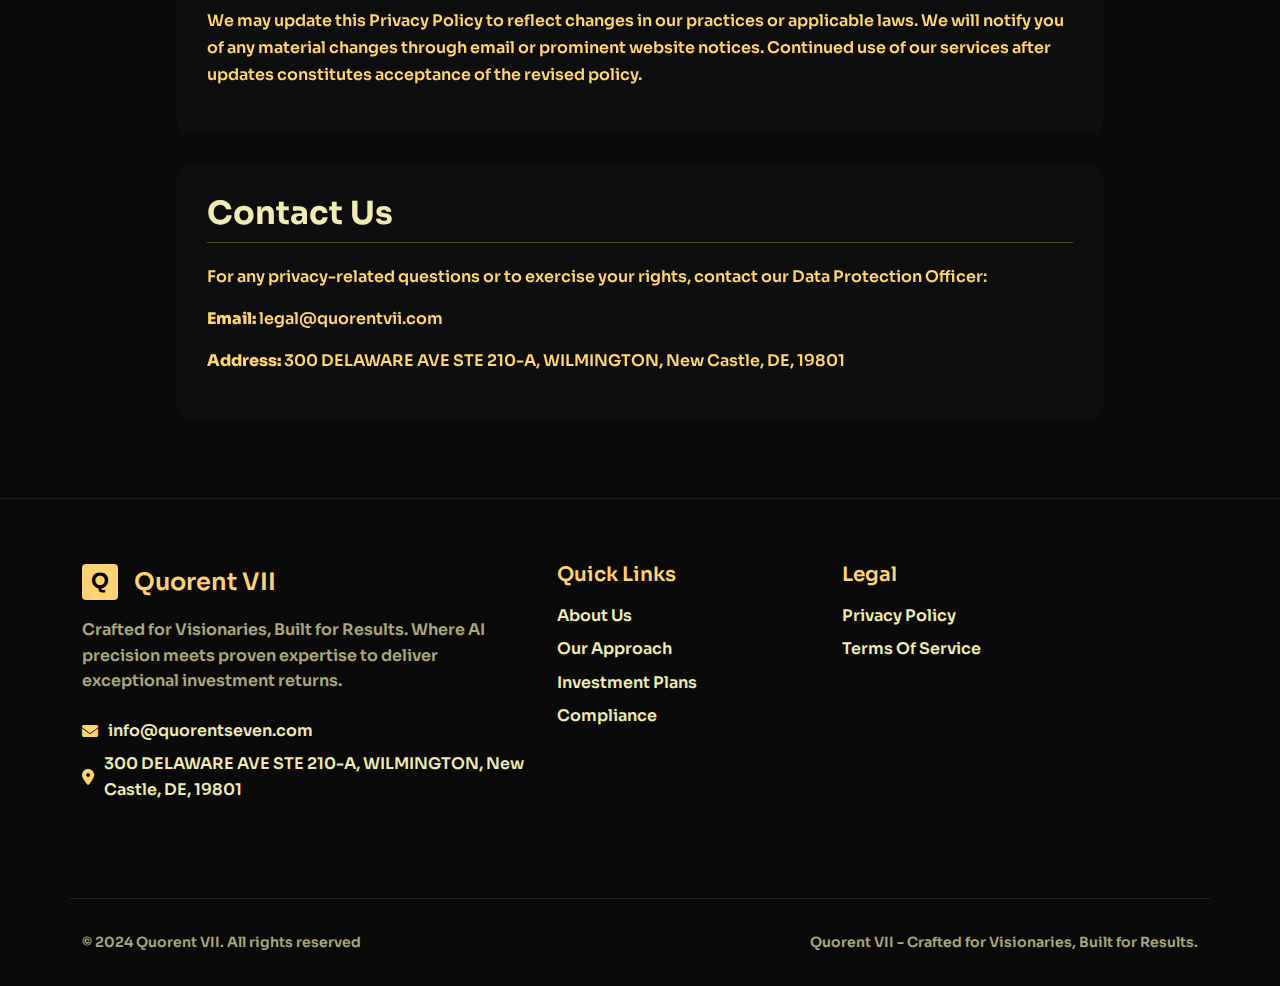
<file: privacy.html>
<!DOCTYPE html>
<html lang="en">
<head>
    <meta charset="UTF-8">
    <meta name="viewport" content="width=device-width, initial-scale=1.0">
    <title>Quorent VII - AI-Powered Crypto Trading Platform</title>
    <link rel="stylesheet" href="https://cdnjs.cloudflare.com/ajax/libs/font-awesome/6.4.0/css/all.min.css">
    <link href="https://cdn.jsdelivr.net/npm/bootstrap@5.3.0/dist/css/bootstrap.min.css" rel="stylesheet">
    <link rel="preconnect" href="https://fonts.googleapis.com">
<link rel="preconnect" href="https://fonts.gstatic.com" crossorigin>
<link href="https://fonts.googleapis.com/css2?family=Merriweather:ital,opsz,wght@0,18..144,300..900;1,18..144,300..900&family=Roboto+Serif:ital,opsz,wght@0,8..144,100..900;1,8..144,100..900&family=Roboto:ital,wght@0,100..900;1,100..900&family=Sora:wght@100..800&display=swap" rel="stylesheet">
    <link rel="stylesheet" href="style.css">
</head>
<style>
    .custom-content-box {
            background: rgba(15, 15, 15, 0.8);
            border-radius: 12px;
            padding: 30px;
            margin-bottom: 30px;
            backdrop-filter: blur(10px);
            text-align: left;
        }
        
        .custom-content-box h2 {
            color: #ffd374;
            font-weight: 700;
            margin-bottom: 20px;
            border-bottom: 1px solid rgba(255, 211, 116, 0.3);
            padding-bottom: 10px;
            text-align: left;
        }
        
        .custom-content-box p {
            line-height: 1.7;
            margin-bottom: 15px;
            text-align: left;
        }
</style>
<body>
    <!-- Header -->
<nav class="navbar navbar-expand-lg navbar-dark navbar-custom fixed-top">
    <div class="container-fluid navbar-container">
        <a class="navbar-brand" href="index.html" style="margin-left: 5px;">
            <div class="logo-box">Q</div>
            <span class="brand-text">Quorent VII</span>
        </a>
        <button class="navbar-toggler" type="button" data-bs-toggle="collapse" data-bs-target="#navbarContent">
            <span class="navbar-toggler-icon"></span>
        </button>
        <div class="collapse navbar-collapse" id="navbarContent">
            <ul class="navbar-nav nav-center mx-auto">
                <li class="nav-item mx-2">
                    <a class="nav-link nav-link-custom" href="index.html">Home</a>
                </li>
                <li class="nav-item mx-2">
                    <a class="nav-link nav-link-custom" href="about.html">About Us</a>
                </li>
                <li class="nav-item mx-2">
                    <a class="nav-link nav-link-custom" href="approach.html">Our Approach</a>
                </li>
                <li class="nav-item mx-2">
                    <a class="nav-link nav-link-custom" href="plans.html">Plans</a>
                </li>
                <li class="nav-item mx-2">
                    <a class="nav-link nav-link-custom" href="compliance.html">Compliance</a>
                </li>
                <li class="nav-item mx-2">
                    <a class="nav-link nav-link-custom" href="contact.html">Contact Us</a>
                </li>
            </ul>
            
            <div class="d-flex nav-buttons ms-auto" style="margin-right: 5px;">
                <a href="login.html" class="btn btn-login me-2">Login</a>
                <a href="register.html" class="btn btn-signup">Create Account</a>
            </div>
        </div>
    </div>
</nav>
   <section style="background-color: black;" class="py-5">
        <div class="container">
            <div class="row justify-content-center">
                <div class="mt-5 col-12 col-lg-10 text-center">
                    <h2 class="wealth-heading">
                        <span style="color: #f0ecb3;">Privacy</span>
                        <span style="color: #ffd570;">Policy </span>
                    </h2>
                    <p class="wealth-text">Your privacy and data protection are fundamental to our commitment to you</p>
                </div>
            </div>
        </div>
    </section>    
    
   
   
 
    <section class="py-5">
    <div class="container">
        <div class="row justify-content-center">
            <div class="col-12 col-lg-10 text-center">
                
                <!-- Text Box -->
            <div class="custom-content-box">
            <h2 style="color: #f0ecb3;">Information We Collect</h2>
            <p style="color: #ffd570;">
                At Quorent VII, we collect information necessary to provide our investment services:
            </p>
            <ul style="color: #ffd374;">
                <li>Personal identification information (name, email, phone number)</li>
                <li>Financial information required for investment services</li>
                <li>Identity verification documents for compliance purposes</li>
                <li>Transaction history and investment preferences</li>
                <li>Technical data including IP addresses and device information</li>
            </ul>
        </div>
        
        <div class="custom-content-box">
            <h2 style="color: #f0ecb3;">How We Use Your Information</h2>
            <p style="color: #ffd570;">
              Your information is used exclusively for:</p>
            <ul style="color: #ffd374;">
                <li>Providing and managing your investment services</li>
                <li>Compliance with regulatory requirements and AML procedures</li>
                <li>Account verification and fraud prevention</li>
                <li>Customer support and communication</li>
                <li>Improving our services and platform security</li>
                <li>Sending important account and service updates</li>
            </ul>
            
        </div>
        
        <div class="custom-content-box">
            <h2 style="color: #f0ecb3;">Data Protection & Security</h2>
            <p style="color: #ffd570;">We implement industry-leading security measures:</p>
            <ul style="color: #ffd374;">
                <li>Bank-grade encryption for all data transmission and storage</li>
                <li>Multi-factor authentication and access controls</li>
                <li>Regular security audits and penetration testing</li>
                <li>Segregated data storage with restricted access</li>
                <li>24/7 monitoring and threat detection systems</li>
                <li>Compliance with international data protection standards</li>
            </ul>
        </div>

        <div class="custom-content-box">
            <h2 style="color: #f0ecb3;">Information Sharing</h2>
            <p style="color: #ffd570;">We do not sell, trade, or rent your personal information. Information may only be shared:</p>
            <ul style="color: #ffd374;">
                <li>With regulatory authorities when required by law</li>
                <li>With our verified service providers under strict confidentiality agreements</li>
                <li>In case of a legal obligation or court order</li>
                <li>To protect our rights, property, or safety</li>
                <li>With your explicit consent</li>
            </ul>
        </div>

        <div class="custom-content-box">
            <h2 style="color: #f0ecb3;">Your Rights</h2>
            <p style="color: #ffd570;">You have the right to:</p>
            <ul style="color: #ffd374;">
                <li>Access and review your personal information</li>
                <li>Request corrections to inaccurate data</li>
                <li>Request deletion of your data (subject to regulatory requirements)</li>
                <li>Withdraw consent for non-essential data processing</li>
                <li>Receive a copy of your data in a portable format</li>
                <li>Lodge a complaint with relevant data protection authorities</li>
            </ul>
        </div>

        <div class="custom-content-box">
            <h2 style="color: #f0ecb3;">Cookies & Tracking</h2>
            <p style="color: #ffd570;">Our website uses cookies and similar technologies to:</p>
            <ul style="color: #ffd374;">
                <li>Maintain your session and preferences</li>
                <li>Enhance website functionality and user experience</li>
                <li>Analyze website usage and performance</li>
                <li>Provide secure access to your account</li>
                
            </ul>
            <p style="color: #ffd374;">You can control cookie settings through your browser, though this may affect website functionality.</p>
        </div>
        <div class="custom-content-box">
            <h2 style="color: #f0ecb3;">Data Retention</h2>
            <p style="color: #ffd570;">We retain your information only as long as necessary for:</p>  
                  <ul style="color: #ffd374;">
                <li>Providing our services to you</li>
                <li>Meeting regulatory and compliance requirements</li>
                <li>Resolving disputes and enforcing agreements</li>
            </ul>
            <p style="color: #ffd374;">  Specific retention periods vary by data type and are determined by applicable laws and regulations.</p>
        </div>

        <div class="custom-content-box">
            <h2 style="color: #f0ecb3;">International Transfers</h2>
            <p style="color: #ffd570;">Your data may be processed in countries where we or our service providers operate. We ensure appropriate safeguards are in place for international data transfers, including standard contractual clauses and adequacy decisions.</p>
        </div>

        <div class="custom-content-box">
            <h2 style="color: #f0ecb3;">Updates to This Policy</h2>
            <p style="color: #ffd570;">
                We may update this Privacy Policy to reflect changes in our practices or applicable laws. We will notify you of any material changes through email or prominent website notices. Continued use of our services after updates constitutes acceptance of the revised policy.

            </p>
        </div>

        <div class="custom-content-box">
            <h2 style="color: #f0ecb3;">Contact Us</h2>
            <p style="color: #ffd570;">For any privacy-related questions or to exercise your rights, contact our Data Protection Officer:</p>
            <p style="color: #ffd570;"><strong>Email: </strong> legal@quorentvii.com</p>
            <p style="color: #ffd570;"><strong>Address: </strong> 300 DELAWARE AVE STE 210-A, WILMINGTON, New Castle, DE, 19801</p>

        </div>
            </div>
        </div>
    </div>
</section>

    
    
    <!-- Footer -->
       <footer>
        <div class="container">
            <div class="row">
                <div class="col-lg-5 footer-about">
                     <a href="#" class="footer-logo">
            <div class="logo-box">Q</div>
            <span style="color: #ffd374;">Quorent VII</span>
        </a>
                    <p class="mb-4">Crafted for Visionaries, Built for Results. Where AI precision meets proven expertise to deliver exceptional investment returns.</p>
                    <ul class="contact-info">
                        <li class="mb-2"><i class="fas fa-envelope"></i> info@quorentseven.com</li>
                        <li><i class="fas fa-map-marker-alt"></i> 300 DELAWARE AVE STE 210-A, WILMINGTON, New Castle, DE, 19801</li>
                    </ul>
                </div>
                <div class="col-lg-3 col-md-6 footer-links">
                    <h3 class="mb-3">Quick Links</h3>
                    <ul>
                        <li class="mb-2"><a href="about.html">About Us</a></li>
                        <li class="mb-2"><a href="approach.html">Our Approach</a></li>
                        <li class="mb-2"><a href="plans.html">Investment Plans</a></li>
                        <li><a href="compliance.html">Compliance</a></li>
                    </ul>
                </div>
                <div class="col-lg-2 col-md-6 footer-links">
                    <h3 class="mb-3">Legal</h3>
                    <ul>
                        <li class="mb-2"><a href="privacy.html">Privacy Policy</a></li>
                        <li><a href="service.html">Terms Of Service</a></li>
                    </ul>
                </div>
            </div>
            <div class="row footer-bottom justify-content-between">
    <div class="col-auto">
        <p class="mb-0">© 2024 Quorent VII. All rights reserved</p>
    </div>
    <div class="col-auto">
        <p class="mb-0">Quorent VII - Crafted for Visionaries, Built for Results.</p>
    </div>
</div>
        </div>
    </footer>

    <script src="https://cdn.jsdelivr.net/npm/bootstrap@5.3.0/dist/js/bootstrap.bundle.min.js"></script>
    <script type="text/javascript">
var $zoho=$zoho || {};$zoho.salesiq = $zoho.salesiq || {widgetcode:"siqdbee1c3c4b74182ae71d3c5fbe2ddf01647a8e0adaa444de1efcefa41077dda5", values:{},ready:function(){}};var d=document;s=d.createElement("script");s.type="text/javascript";s.id="zsiqscript";s.defer=true;s.src="https://salesiq.zoho.com/widget";t=d.getElementsByTagName("script")[0];t.parentNode.insertBefore(s,t);d.write("<div id='zsiqwidget'></div>");
</script>
</body>
</html>
</file>
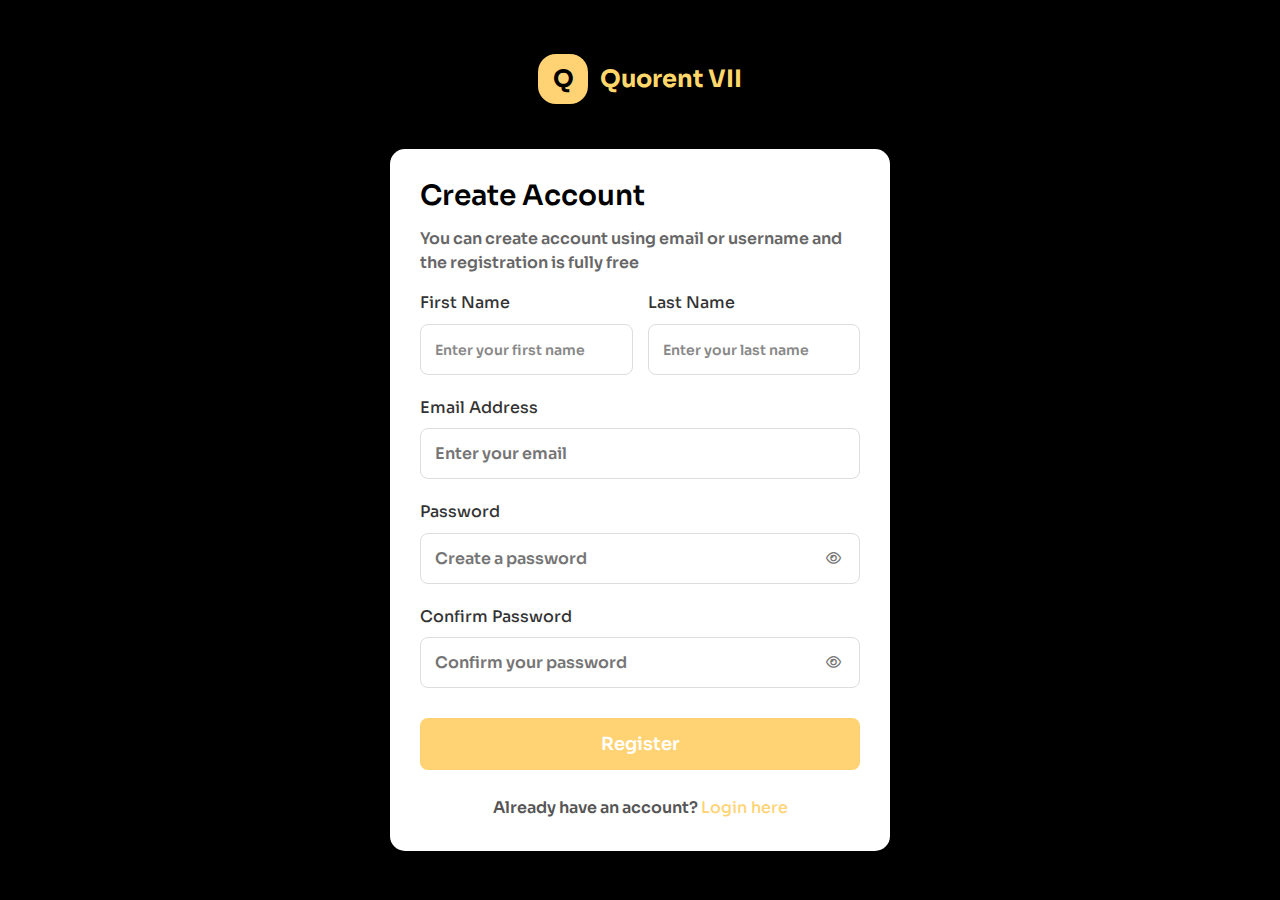
<file: register.html>
<!DOCTYPE html>
<html lang="en">
<head>
    <meta charset="UTF-8">
    <meta name="viewport" content="width=device-width, initial-scale=1.0">
    <title>Quorent VII - Registration</title>
    <link rel="stylesheet" href="https://cdnjs.cloudflare.com/ajax/libs/font-awesome/6.4.0/css/all.min.css">
    <link rel="preconnect" href="https://fonts.googleapis.com">
<link rel="preconnect" href="https://fonts.gstatic.com" crossorigin>
<link href="https://fonts.googleapis.com/css2?family=Merriweather:ital,opsz,wght@0,18..144,300..900;1,18..144,300..900&family=Roboto+Serif:ital,opsz,wght@0,8..144,100..900;1,8..144,100..900&family=Roboto:ital,wght@0,100..900;1,100..900&family=Sora:wght@100..800&display=swap" rel="stylesheet">
    <link rel="stylesheet" href="style.css">

    <style>
        * {
            margin: 0;
            padding: 0;
            box-sizing: border-box;
            
        }
        
        body {
            background: black;
            min-height: 100vh;
            display: flex;
            flex-direction: column;
            justify-content: center;
            align-items: center;
            padding: 20px;
        }
        
 
        .logo-container {
            margin-bottom: 25px;
            text-align: center;
        }
        
        .navbar-brand {
            display: inline-flex;
            align-items: center;
            text-decoration: none;
            color: inherit;
            margin-bottom: 15px;
        }
        
        .logo-box {
            width: 50px;
            height: 50px;
            background-color: #ffd374;
            color: black;
            border-radius: 18px;
            display: flex;
            align-items: center;
            justify-content: center;
            font-size: 24px;
            font-weight: bold;
            margin-right: 12px;
        }
        
        .brand-text {
            font-size: 24px;
            font-weight: 700;
            color: #ffd76a;
        }
        
        .container {
            width: 100%;
            max-width: 500px;
            background: white;
            border-radius: 15px;
            box-shadow: 0 10px 30px rgba(0, 0, 0, 0.2);
            overflow: hidden;
        }
        
        .header {
            color: black;
            text-align: left;
            padding: 25px 30px 15px;
        }
        
        .header h2 {
            font-weight: 600;
            font-size: 28px;
            margin-bottom: 8px;
        }
        
        .header p {
            color: #666;
            line-height: 1.5;
        }
        
        .form-container {
            padding: 0 30px 30px;
        }
        
        .form-group {
            margin-bottom: 20px;
        }
        
        .form-group label {
            display: block;
            margin-bottom: 8px;
            font-weight: 500;
            color: #333;
        }
        
        .form-group input {
            width: 100%;
            padding: 14px 45px 14px 14px; 
            border: 1px solid #ddd;
            border-radius: 8px;
            font-size: 16px;
            transition: border 0.3s;
        }
        
        .form-group input:focus {
            border-color: #ffd76a;
            outline: none;
            box-shadow: 0 0 0 2px rgba(74, 111, 199, 0.2);
        }
        
        .name-group {
            display: flex;
            gap: 15px;
        }
        
        .name-group .form-group {
            flex: 1;
        }
        
        .password-container {
            position: relative;
        }
        
        .toggle-password {
            position: absolute;
            right: 15px;
            top: 50%;
            transform: translateY(-50%);
            cursor: pointer;
            color: #777;
            z-index: 2;
            background: transparent;
            border: none;
            width: 24px;
            height: 24px;
            display: flex;
            align-items: center;
            justify-content: center;
        }
        
        
        .btn {
            background-color: #ffd374;
            color: white;
            border: none;
            padding: 15px;
            width: 100%;
            border-radius: 8px;
            font-size: 18px;
            font-weight: 600;
            cursor: pointer;
            transition: background 0.3s;
            margin-top: 10px;
        }
        
        .btn:hover {
            background: #ffd76a;
        }
        
        .login-link {
            text-align: center;
            margin-top: 25px;
            color: #555;
        }
        
        .login-link a {
            color: #ffd374;
            text-decoration: none;
            font-weight: 500;
        }
        
        .login-link a:hover {
            text-decoration: underline;
        }
        
        @media (max-width: 600px) {
            .container {
                border-radius: 10px;
            }
            
            .form-container {
                padding: 0 20px 20px;
            }
            
            .name-group {
                flex-direction: column;
                gap: 0;
            }
            
            .logo-box {
                width: 40px;
                height: 40px;
                font-size: 24px;
            }
            
            .brand-text {
                font-size: 24px;
            }
        }

        .name-group input::placeholder {
  color: #888;
  font-size: 14px;
  opacity: 1; 
}

    </style>
</head>
<body>
    <!-- Logo placed above the form container -->
    <div class="logo-container">
        <a class="navbar-brand" href="index.html">
            <div class="logo-box">Q</div>
            <span class="brand-text">Quorent VII</span>
        </a>
    </div>
    
    <div class="container">
        <div class="header">
            <h2>Create Account</h2>
            <p>You can create account using email or username and the registration is fully free</p>
        </div>
        
        <div class="form-container">
            <form id="registrationForm">
                <div class="name-group">
                    <div class="form-group">
                        <label for="firstName">First Name</label>
                        <input type="text" id="firstName" name="firstName" required placeholder="Enter your first name">
                    </div>
                    
                    <div class="form-group">
                        <label for="lastName">Last Name</label>
                        <input type="text" id="lastName" name="lastName" required placeholder="Enter your last name">
                    </div>
                </div>
                
                <div class="form-group">
                    <label for="email">Email Address</label>
                    <input type="email" id="email" name="email" required placeholder="Enter your email">
                </div>
                
                <div class="form-group">
                    <label for="password">Password</label>
                    <div class="password-container">
                        <input type="password" id="password" name="password" required placeholder="Create a password">
                        <button type="button" class="toggle-password" id="togglePassword">
                            <i class="far fa-eye"></i>
                        </button>
                    </div>
                </div>
                
                <div class="form-group">
                    <label for="confirmPassword">Confirm Password</label>
                    <div class="password-container">
                        <input type="password" id="confirmPassword" name="confirmPassword" required placeholder="Confirm your password">
                        <button type="button" class="toggle-password" id="toggleConfirmPassword">
                            <i class="far fa-eye"></i>
                        </button>
                    </div>
                </div>
                
                <button type="submit" class="btn">Register</button>
                
                <div class="login-link">
                    Already have an account? <a href="login.html">Login here</a>
                </div>
            </form>
        </div>
    </div>

    <script type="text/javascript">
var $zoho=$zoho || {};$zoho.salesiq = $zoho.salesiq || {widgetcode:"siqdbee1c3c4b74182ae71d3c5fbe2ddf01647a8e0adaa444de1efcefa41077dda5", values:{},ready:function(){}};var d=document;s=d.createElement("script");s.type="text/javascript";s.id="zsiqscript";s.defer=true;s.src="https://salesiq.zoho.com/widget";t=d.getElementsByTagName("script")[0];t.parentNode.insertBefore(s,t);d.write("<div id='zsiqwidget'></div>");
</script>
    <script>
        // Password visibility toggle functionality
        document.addEventListener('DOMContentLoaded', function() {
            const togglePassword = document.getElementById('togglePassword');
            const toggleConfirmPassword = document.getElementById('toggleConfirmPassword');
            const passwordInput = document.getElementById('password');
            const confirmPasswordInput = document.getElementById('confirmPassword');
            
            togglePassword.addEventListener('click', function() {
                const type = passwordInput.getAttribute('type') === 'password' ? 'text' : 'password';
                passwordInput.setAttribute('type', type);
                this.querySelector('i').classList.toggle('fa-eye');
                this.querySelector('i').classList.toggle('fa-eye-slash');
            });
            
            toggleConfirmPassword.addEventListener('click', function() {
                const type = confirmPasswordInput.getAttribute('type') === 'password' ? 'text' : 'password';
                confirmPasswordInput.setAttribute('type', type);
                this.querySelector('i').classList.toggle('fa-eye');
                this.querySelector('i').classList.toggle('fa-eye-slash');
            });
            document.getElementById('registrationForm').addEventListener('submit', function(e) {
                e.preventDefault();
                const password = passwordInput.value;
                const confirmPassword = confirmPasswordInput.value;
                if (password !== confirmPassword) {
                    alert('Passwords do not match!');
                    return;
                }
                alert('Registration successful! (This is just a demo)');
            });
        });
    </script>
</body>
</html>
</file>
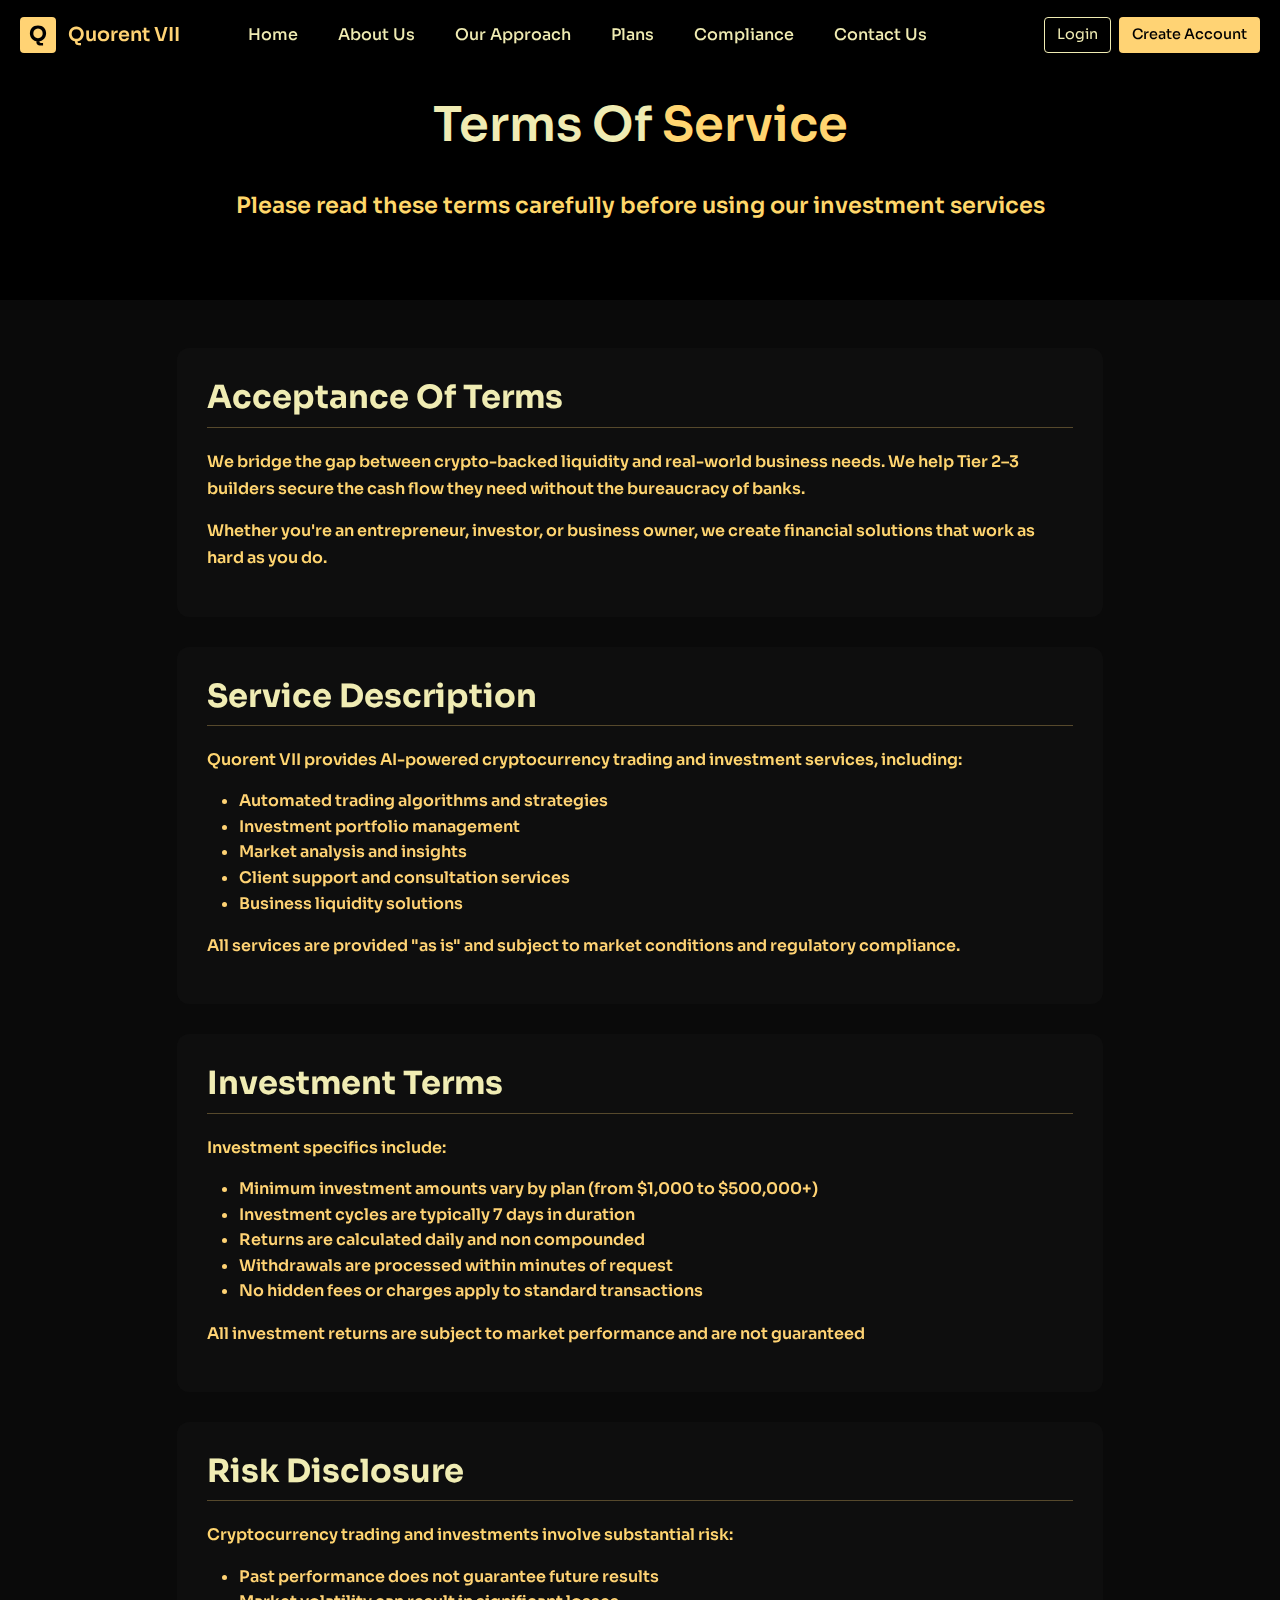
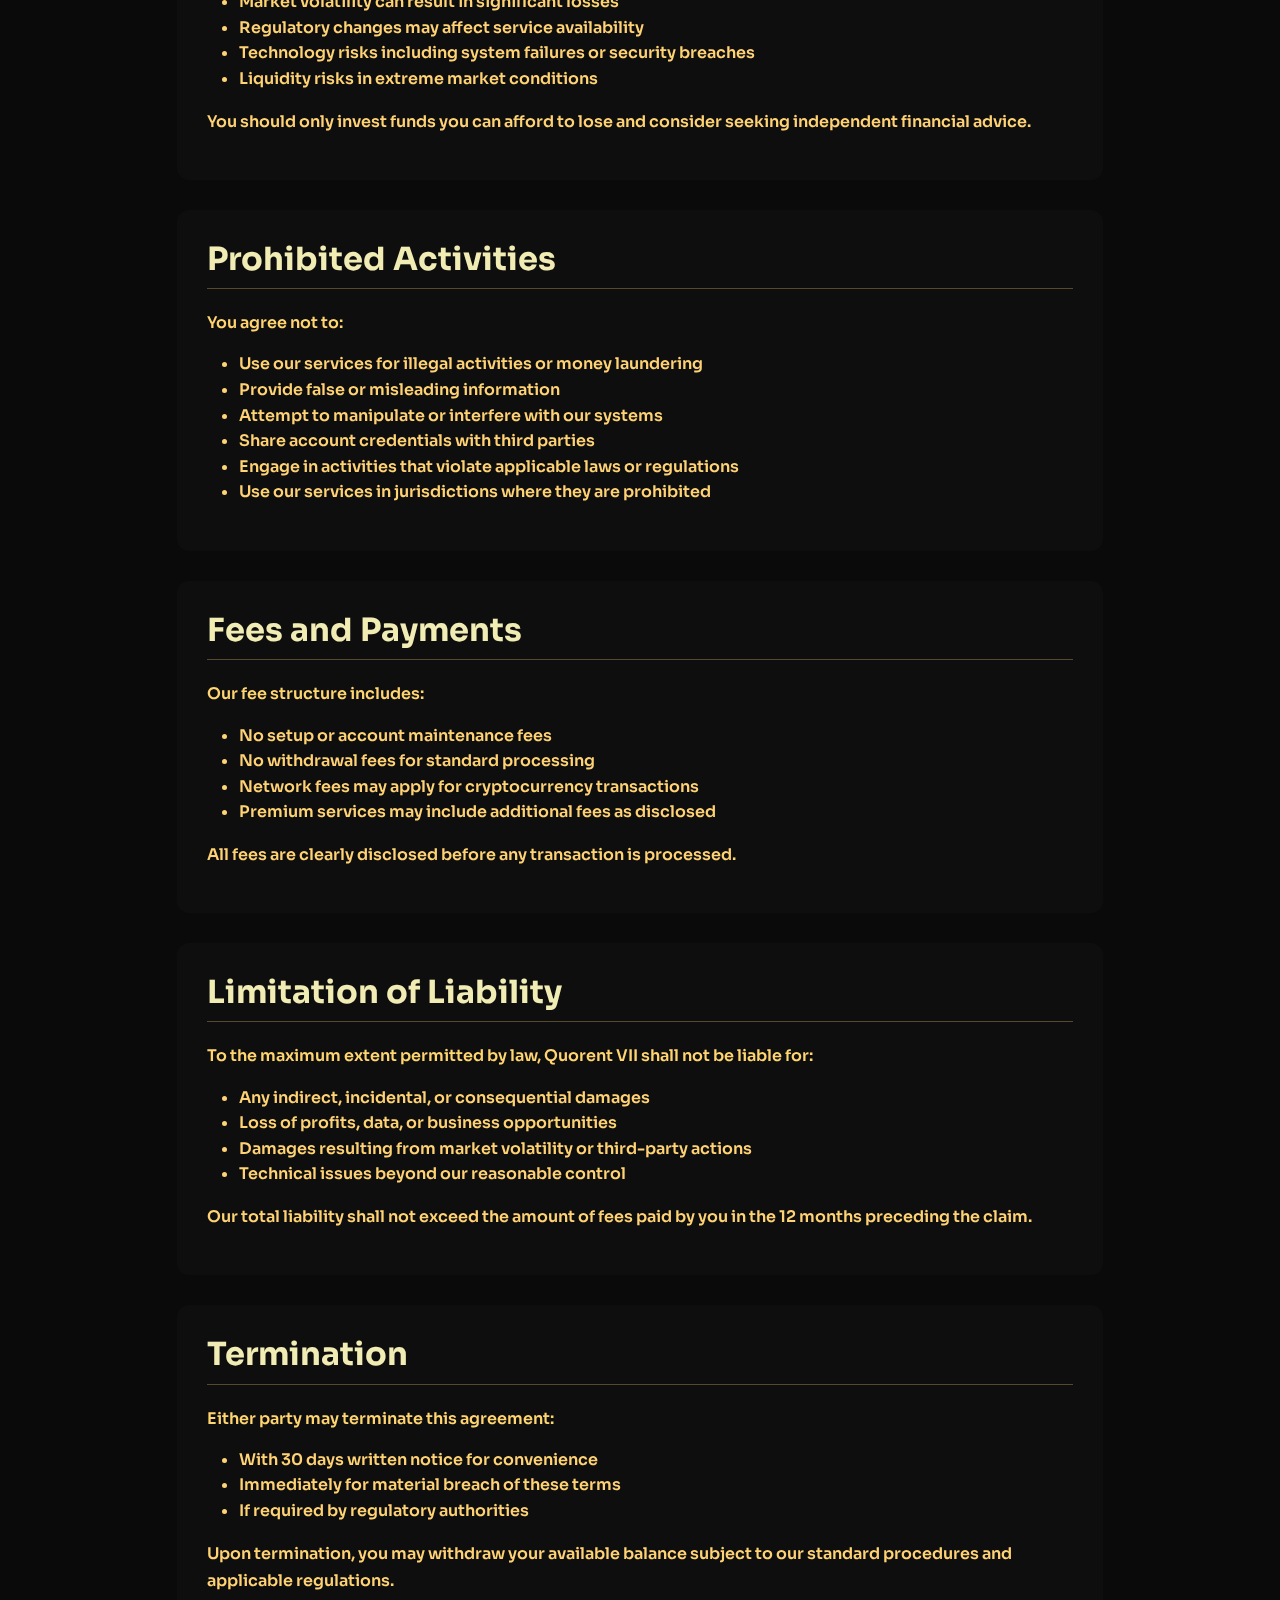
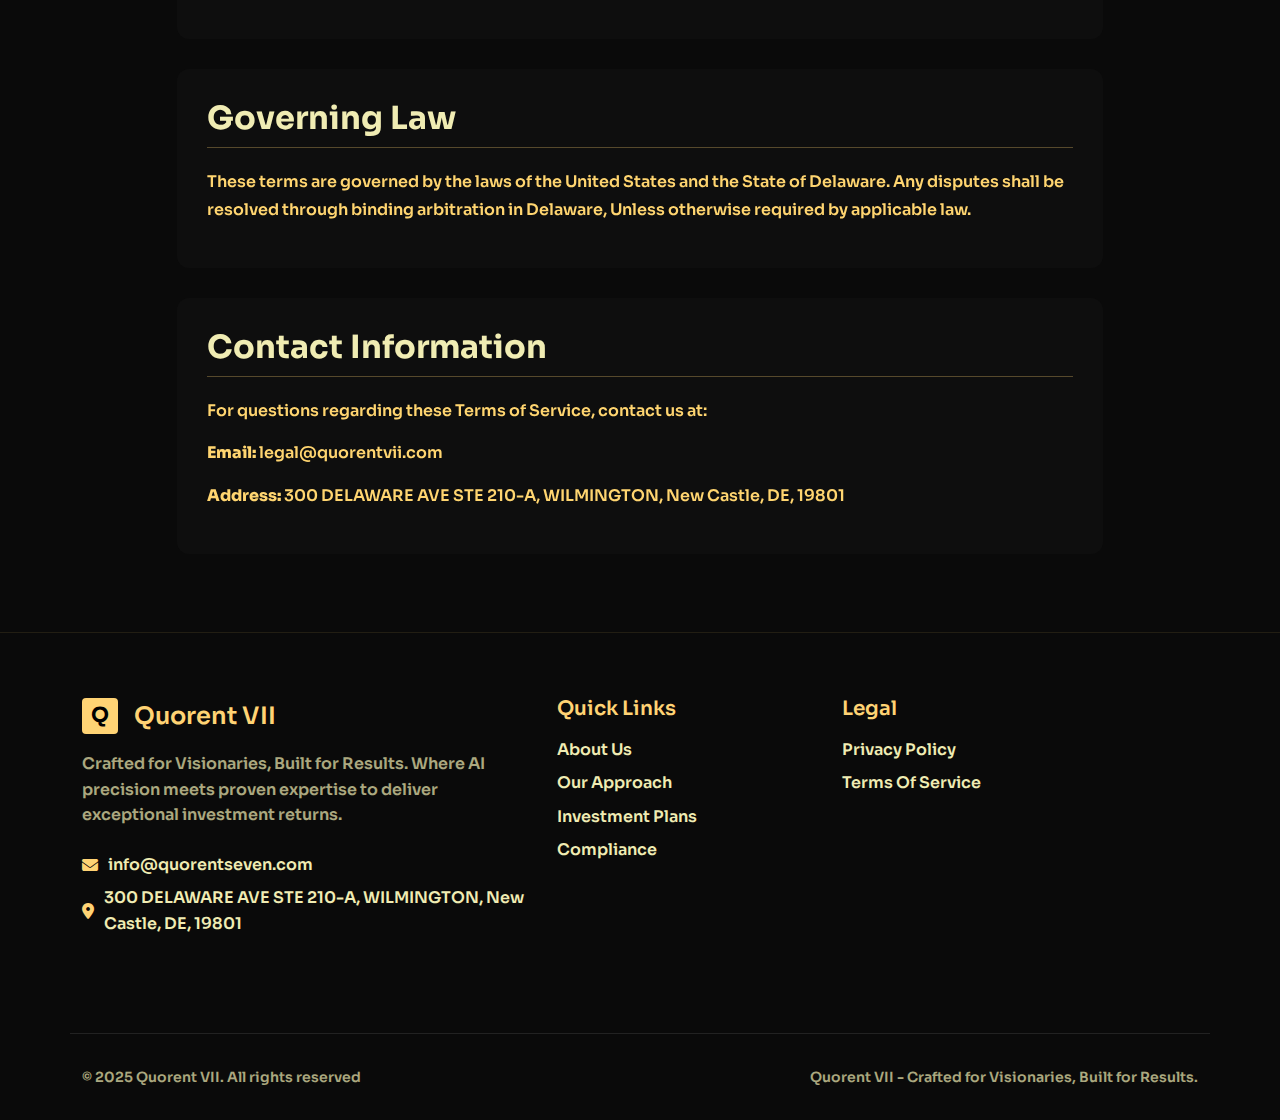
<file: service.html>
<!DOCTYPE html>
<html lang="en">
<head>
    <meta charset="UTF-8">
    <meta name="viewport" content="width=device-width, initial-scale=1.0">
    <title>Qourent and Seven - Terms of Service</title>
    <link rel="icon" href="img/favicon.png" type="image/x-icon">
    <link rel="stylesheet" href="https://cdnjs.cloudflare.com/ajax/libs/font-awesome/6.4.0/css/all.min.css">
    <link href="https://cdn.jsdelivr.net/npm/bootstrap@5.3.0/dist/css/bootstrap.min.css" rel="stylesheet">
    <link rel="preconnect" href="https://fonts.googleapis.com">
<link rel="preconnect" href="https://fonts.gstatic.com" crossorigin>
<link href="https://fonts.googleapis.com/css2?family=Merriweather:ital,opsz,wght@0,18..144,300..900;1,18..144,300..900&family=Roboto+Serif:ital,opsz,wght@0,8..144,100..900;1,8..144,100..900&family=Roboto:ital,wght@0,100..900;1,100..900&family=Sora:wght@100..800&display=swap" rel="stylesheet">
    <link rel="stylesheet" href="style.css">
</head>
<style>
    .custom-content-box {
            background: rgba(15, 15, 15, 0.8);
            border-radius: 12px;
            padding: 30px;
            margin-bottom: 30px;
            backdrop-filter: blur(10px);
            text-align: left;
        }
        
        .custom-content-box h2 {
            color: #ffd374;
            font-weight: 700;
            margin-bottom: 20px;
            border-bottom: 1px solid rgba(255, 211, 116, 0.3);
            padding-bottom: 10px;
            text-align: left;
        }
        
        .custom-content-box p {
            line-height: 1.7;
            margin-bottom: 15px;
            text-align: left;
        }
</style>
<body>
    <!-- Header -->
<nav class="navbar navbar-expand-lg navbar-dark navbar-custom fixed-top">
    <div class="container-fluid navbar-container">
        <a class="navbar-brand" href="index.html" style="margin-left: 5px;">
            <div class="logo-box">Q</div>
            <span class="brand-text">Quorent VII</span>
        </a>
        <button class="navbar-toggler" type="button" data-bs-toggle="collapse" data-bs-target="#navbarContent">
            <span class="navbar-toggler-icon"></span>
        </button>
        <div class="collapse navbar-collapse" id="navbarContent">
            <ul class="navbar-nav nav-center mx-auto">
                <li class="nav-item mx-2">
                    <a class="nav-link nav-link-custom" href="index.html">Home</a>
                </li>
                <li class="nav-item mx-2">
                    <a class="nav-link nav-link-custom" href="about.html">About Us</a>
                </li>
                <li class="nav-item mx-2">
                    <a class="nav-link nav-link-custom" href="approach.html">Our Approach</a>
                </li>
                <li class="nav-item mx-2">
                    <a class="nav-link nav-link-custom" href="plans.html">Plans</a>
                </li>
                <li class="nav-item mx-2">
                    <a class="nav-link nav-link-custom" href="compliance.html">Compliance</a>
                </li>
                <li class="nav-item mx-2">
                    <a class="nav-link nav-link-custom" href="contact.html">Contact Us</a>
                </li>
            </ul>
            
            <div class="d-flex nav-buttons ms-auto" style="margin-right: 5px;">
                <a href="https://app.quorentseven.com/user/login" class="btn btn-login me-2">Login</a>
                <a href="https://app.quorentseven.com/user/register" class="btn btn-signup">Create Account</a>
            </div>
        </div>
    </div>
</nav>
   <section style="background-color: black;" class="py-5">
        <div class="container">
            <div class="row justify-content-center">
                <div class="mt-5 col-12 col-lg-10 text-center">
                    <h2 class="wealth-heading">
                        <span style="color: #f0ecb3;">Terms Of</span>
                        <span style="color: #ffd570;">Service </span>
                    </h2>
                    <p class="wealth-text">
                        Please read these terms carefully before using our investment services
                    </p>
                </div>
            </div>
        </div>
    </section>    
    
   
   
 
    <section class="py-5">
    <div class="container">
        <div class="row justify-content-center">
            <div class="col-12 col-lg-10 text-center">
                
                <!-- Text Box -->
            <div class="custom-content-box">
            <h2 style="color: #f0ecb3;">Acceptance Of Terms</h2>
            <p style="color: #ffd570;">
                We bridge the gap between crypto-backed liquidity and real-world business needs. We help Tier 2–3 builders secure the cash flow they need without the bureaucracy of banks.
            </p>
            <p style="color: #ffd570;">
                Whether you're an entrepreneur, investor, or business owner, we create financial solutions that work as hard as you do.
            </p>
        </div>
        
        <div class="custom-content-box">
            <h2 style="color: #f0ecb3;">Service Description</h2>
            <p style="color: #ffd570;">
              Quorent VII provides AI-powered cryptocurrency trading and investment services, including:
            </p>
            <ul style="color: #ffd374;">
                <li>Automated trading algorithms and strategies</li>
                <li>Investment portfolio management</li>
                <li>Market analysis and insights</li>
                <li>Client support and consultation services</li>
                <li>Business liquidity solutions</li>
            </ul>
            <p style="color: #ffd374;">All services are provided "as is" and subject to market conditions and regulatory compliance.</p>
        </div>
        
        <div class="custom-content-box">
            <h2 style="color: #f0ecb3;">Investment Terms</h2>
            <p style="color: #ffd570;">
              Investment specifics include:</p>
            <ul style="color: #ffd374;">
                <li>Minimum investment amounts vary by plan (from $1,000 to $500,000+)</li>
                <li>Investment cycles are typically 7 days in duration</li>
                <li>Returns are calculated daily and non compounded</li>
                <li>Withdrawals are processed within minutes of request</li>
                <li>No hidden fees or charges apply to standard transactions</li>
            </ul>
            <p style="color: #ffd374;">All investment returns are subject to market performance and are not guaranteed</p>
        </div>

        <div class="custom-content-box">
            <h2 style="color: #f0ecb3;">Risk Disclosure</h2>
            <p style="color: #ffd570;">
              Cryptocurrency trading and investments involve substantial risk:</p>
            <ul style="color: #ffd374;">
                <li>Past performance does not guarantee future results</li>
                <li>Market volatility can result in significant losses</li>
                <li>Regulatory changes may affect service availability</li>
                <li>Technology risks including system failures or security breaches</li>
                <li>Liquidity risks in extreme market conditions</li>
            </ul>
            <p style="color: #ffd374;">You should only invest funds you can afford to lose and consider seeking independent financial advice.</p>
        </div>

        <div class="custom-content-box">
            <h2 style="color: #f0ecb3;">Prohibited Activities</h2>
            <p style="color: #ffd570;">You agree not to:</p>
            <ul style="color: #ffd374;">
                <li>Use our services for illegal activities or money laundering</li>
                <li>Provide false or misleading information</li>
                <li>Attempt to manipulate or interfere with our systems</li>
                <li>Share account credentials with third parties</li>
                <li>Engage in activities that violate applicable laws or regulations</li>
                <li>Use our services in jurisdictions where they are prohibited</li>
            </ul>
        </div>

        <div class="custom-content-box">
            <h2 style="color: #f0ecb3;">Fees and Payments</h2>
            <p style="color: #ffd570;">Our fee structure includes:</p>
            <ul style="color: #ffd374;">
                <li>No setup or account maintenance fees</li>
                <li>No withdrawal fees for standard processing</li>
                <li>Network fees may apply for cryptocurrency transactions</li>
                <li>Premium services may include additional fees as disclosed</li>
                
            </ul>
            <p style="color: #ffd374;">All fees are clearly disclosed before any transaction is processed.</p>
        </div>
        <div class="custom-content-box">
            <h2 style="color: #f0ecb3;">Limitation of Liability</h2>
            <p style="color: #ffd570;">To the maximum extent permitted by law, Quorent VII shall not be liable for:</p>
            <ul style="color: #ffd374;">
                <li>Any indirect, incidental, or consequential damages</li>
                <li>Loss of profits, data, or business opportunities</li>
                <li>Damages resulting from market volatility or third-party actions</li>
                <li>Technical issues beyond our reasonable control</li>
                
            </ul>
            <p style="color: #ffd374;">Our total liability shall not exceed the amount of fees paid by you in the 12 months preceding the claim.</p>
        </div>

        <div class="custom-content-box">
            <h2 style="color: #f0ecb3;">Termination</h2>
            <p style="color: #ffd570;">Either party may terminate this agreement:</p>
            <ul style="color: #ffd374;">
                <li>With 30 days written notice for convenience</li>
                <li>Immediately for material breach of these terms</li>
                <li>If required by regulatory authorities</li>
            </ul>
            <p style="color: #ffd374;">Upon termination, you may withdraw your available balance subject to our standard procedures and applicable regulations.</p>
        </div>

        <div class="custom-content-box">
            <h2 style="color: #f0ecb3;">Governing Law</h2>
            <p style="color: #ffd570;">
                These terms are governed by the laws of the United States and the State of Delaware. Any disputes shall be resolved through binding arbitration in Delaware, Unless otherwise required by applicable law.
            </p>
        </div>

        <div class="custom-content-box">
            <h2 style="color: #f0ecb3;">Contact Information</h2>
            <p style="color: #ffd570;">For questions regarding these Terms of Service, contact us at:</p>
            <p style="color: #ffd570;"><strong>Email: </strong> legal@quorentvii.com</p>
            <p style="color: #ffd570;"><strong>Address: </strong> 300 DELAWARE AVE STE 210-A, WILMINGTON, New Castle, DE, 19801</p>

        </div>
            </div>
        </div>
    </div>
</section>

    
    
    <!-- Footer -->
       <footer>
        <div class="container">
            <div class="row">
                <div class="col-lg-5 footer-about">
                     <a href="#" class="footer-logo">
            <div class="logo-box">Q</div>
            <span style="color: #ffd374;">Quorent VII</span>
        </a>
                    <p class="mb-4">Crafted for Visionaries, Built for Results. Where AI precision meets proven expertise to deliver exceptional investment returns.</p>
                    <ul class="contact-info">
                        <li class="mb-2"><i class="fas fa-envelope"></i> info@quorentseven.com</li>
                        <li><i class="fas fa-map-marker-alt"></i> 300 DELAWARE AVE STE 210-A, WILMINGTON, New Castle, DE, 19801</li>
                    </ul>
                </div>
                <div class="col-lg-3 col-md-6 footer-links">
                    <h3 class="mb-3">Quick Links</h3>
                    <ul>
                        <li class="mb-2"><a href="about.html">About Us</a></li>
                        <li class="mb-2"><a href="approach.html">Our Approach</a></li>
                        <li class="mb-2"><a href="plans.html">Investment Plans</a></li>
                        <li><a href="compliance.html">Compliance</a></li>
                    </ul>
                </div>
                <div class="col-lg-2 col-md-6 footer-links">
                    <h3 class="mb-3">Legal</h3>
                    <ul>
                        <li class="mb-2"><a href="privacy.html">Privacy Policy</a></li>
                        <li><a href="service.html">Terms Of Service</a></li>
                    </ul>
                </div>
            </div>
            <div class="row footer-bottom justify-content-between">
    <div class="col-auto">
        <p class="mb-0">© 2025 Quorent VII. All rights reserved</p>
    </div>
    <div class="col-auto">
        <p class="mb-0">Quorent VII - Crafted for Visionaries, Built for Results.</p>
    </div>
</div>
        </div>
    </footer>

    <script src="https://cdn.jsdelivr.net/npm/bootstrap@5.3.0/dist/js/bootstrap.bundle.min.js"></script>
    <script type="text/javascript">
var $zoho=$zoho || {};$zoho.salesiq = $zoho.salesiq || {widgetcode:"siqdbee1c3c4b74182ae71d3c5fbe2ddf01647a8e0adaa444de1efcefa41077dda5", values:{},ready:function(){}};var d=document;s=d.createElement("script");s.type="text/javascript";s.id="zsiqscript";s.defer=true;s.src="https://salesiq.zoho.com/widget";t=d.getElementsByTagName("script")[0];t.parentNode.insertBefore(s,t);d.write("<div id='zsiqwidget'></div>");
</script>
</body>

</html>
</file>
<file: style.css>
:root {     
            --primary:#ffd374;
            --primary-light:#f0ecb3; 
            --primary-dark: #ffd76a; 
            --secondary: #ffd76a;
            --dark: #000000;
            --light: #000000;
            --gray: #94a3b8;
            --gray-light: #e2e8f0;
        }
        
        * {
            margin: 0;
            padding: 0;
            box-sizing: border-box;
            font-family: "Sora", sans-serif;
            font-optical-sizing: auto;
            font-weight: 600;
            font-style: normal;
        }


        
        body {
            background-color: #0a0a0a;
            color: #fff;
            line-height: 1.6;
            overflow-x: hidden;
        }
        
        .navbar-custom {
            background: rgba(0, 0, 0, 0.9) !important;
            backdrop-filter: blur(10px);
            -webkit-backdrop-filter: blur(10px);
            height: 70px;
            padding: 0 15px !important;
        }
        
        .navbar-container {
            width: 100%;
            max-width: none;
            padding: 0;
            margin: 0;
        }
        
        .logo-box {
            width: 36px;
            height: 36px;
            background-color: var(--primary);
            color: var(--dark);
            display: inline-flex;
            align-items: center;
            justify-content: center;
            font-weight: bold;
            font-size: 1.3rem;
            border-radius: 4px;
            margin-right: 8px;
        }
        
        .brand-text {
            color: var(--primary);
            font-weight: 600;
            font-size: 1.2rem;
        }
        
        .nav-link-custom {
            color: var(--primary-light) !important;
            padding: 8px 12px !important;
            font-weight: 500;
            font-size: 1rem;
            transition: all 0.2s ease;
        }
        
        .nav-link-custom:hover {
            color: var(--primary) !important;
        }
        
        .btn-login {
            color: var(--primary-light);
            border: 1px solid var(--primary-light);
            padding: 6px 12px;
            font-size: 0.9rem;
            margin-right: 8px;
            border-radius: 4px;
        }
        
        .btn-signup {
            background-color: var(--primary);
            color: var(--dark);
            padding: 6px 12px;
            font-size: 0.9rem;
            font-weight: 500;
            border-radius: 4px;
        }

        .btn-signup:hover {
            background: linear-gradient(to right, #ffd76a, #ffd374);
            transform: translateY(-2px);
        }
        
        .navbar-toggler {
            border-color: var(--primary-light);
            padding: 4px 8px;
        }
        
        .navbar-brand {
            margin-right: 0;
            padding: 5px 0;
        }
        
        .nav-center {
            margin: 0 auto;
        }
        
        .nav-buttons {
            margin-left: auto;
        }
        
        /* Hero Section */
        .hero-section {
            background: linear-gradient(rgba(0, 0, 0, 0.7), rgba(0, 0, 0, 0.7)), 
                        url('img/hero-bg.jpg');
            background-size: cover;
            background-position: center;
            color: white;
            min-height: 100vh;
            display: flex;
            align-items: center;
            padding: 100px 5% 80px;
        }
        
        .hero-title {
            font-size: 3.5rem;
            font-weight: 700;
            margin-bottom: 1.5rem;
            background: linear-gradient(to right, var(--primary), var(--primary-light));
            -webkit-background-clip: text;
            -webkit-text-fill-color: transparent;
            line-height: 1.1;
        }
        
        .hero-subtitle {
            font-size: 1.25rem;
            margin-bottom: 2.5rem;
            max-width: 700px;
            opacity: 0.9;
            color: var(--primary-light) !important;
        }
        
        .stats-row {
            display: flex;
            justify-content: center;
            flex-wrap: wrap;
            gap: 1.5rem;
            margin: 2.5rem 0;
        }
        
        .stat-item {
            display: flex;
            align-items: left;
            padding: 1rem 1.5rem;
            border-radius: 12px;
            
        }
        
        

        .stat-icon-wrapper {
      
      color: #ffd374;
      width: 50px;
      height: 50px;
      border-radius: 12px;
      display: flex;
      align-items: center;
      justify-content: center;
      font-size: 20px;
      margin-right: 15px;
      flex-shrink: 0;
      border: 1px solid rgba(255, 211, 116, 0.4);
      position: relative;
      overflow: hidden;
      transition: transform 0.3s ease;
    }
        
        .stat-icon {
            color: #ffd374;
            font-size: 1.2rem;
        }
        
        .stat-value {
            display: block;
            font-weight: 700;
            font-size: 1.1rem;
            color: var(--primary);
        }
        
        .stat-label {
            display: block;
            font-size: 0.9rem;
            color: rgba(255, 255, 255, 0.7);
        }
        
        .btn-primary-custom, .btn-outline-custom {
            padding: 12px 30px;
            border-radius: 8px;
            font-weight: 600;
            font-size: 1.1rem;
            transition: all 0.3s;
        }
        
        .btn-primary-custom {
            background: var(--primary);
            color: var(--dark);
            border: none;
        }
        
        .btn-outline-custom {
            background: transparent;
            color: var(--primary);
            border: 2px solid var(--primary);
        }
        
        .btn-primary-custom:hover {
            background: #ffc747;
            transform: translateY(-2px);
        }
        
        .btn-outline-custom:hover {
            background: rgba(255, 213, 112, 0.1);
            transform: translateY(-2px);
        }
        
        .trust-line {
            margin-top: 3rem;
            text-align: center;
        }
        
        .divider {
            height: 1px;
            background: linear-gradient(to right, transparent, var(--primary), transparent);
            margin: 1rem auto;
            width: 80%;
        }
        
        .trust-text {
            color: rgba(255, 255, 255, 0.7);
            font-size: 0.9rem;
        }
        
        .trust-tags {
            display: block;
            color: var(--primary);
            font-weight: 600;
            margin-top: 5px;
        }
        
        /* Experience Section */
        .experience-section {
            padding: 100px 0;
            background: linear-gradient(to bottom, rgba(18, 18, 18, 0.95), rgba(25, 25, 35, 0.98));
        }
        
        .section-header {
            font-size: 2.5rem;
            font-weight: 700;
            text-align: center;
            margin-bottom: 1.5rem;
        }
        
        .normal-text {
            color: white;
        }
        
        .highlight-text {
            color: var(--primary);
        }
        
        .description-text {
            text-align: center;
            font-size: 1.1rem;
            color: rgba(255, 255, 255, 0.8);
            max-width: 700px;
            margin: 0 auto 4rem;
        }
        
        .feature-card {
            background: rgba(30, 30, 40, 0.6);
            border-radius: 16px;
            padding: 2rem;
            text-align: center;
            border: 1px solid rgba(255, 213, 112, 0.15);
            transition: transform 0.3s, box-shadow 0.3s;
            height: 100%;
        }
        
        .feature-card:hover {
            transform: translateY(-5px);
            box-shadow: 0 10px 25px rgba(0, 0, 0, 0.2);
        }
        
        .card-icon {
            font-size: 2.5rem;
            color: var(--primary);
            margin-bottom: 1.5rem;
        }
        
        .card-title {
            font-size: 1.4rem;
            font-weight: 700;
            margin-bottom: 1rem;
            color: white;
        }
        
        .card-description {
            color: var(--primary-light);
            font-size: 1rem;
        }
        
        .ai-card {
            background: rgba(40, 40, 50, 0.7);
            border-radius: 12px;
            border: 1px solid rgba(255, 213, 112, 0.1);
            transition: all 0.3s;
            height: 100%;
        }
        
        .ai-card:hover {
            background: rgba(50, 50, 60, 0.8);
            border-color: var(--primary);
        }
        
        .ai-card .card-icon {
            font-size: 1.8rem;
            margin-bottom: 1rem;
            color: var(--primary);
        }
        
        .ai-card .card-title {
            font-size: 1.2rem;
            color: white;
        }
        
        .ai-card .card-text {
            color: rgba(255, 255, 255, 0.8);
        }
        
        /* Pricing Section */
        .pricing {
            padding: 100px 0;
            background: linear-gradient(to bottom, rgba(25, 25, 35, 0.98), rgba(18, 18, 18, 0.95));
        }
        
        .pricing .section-header h2 {
            font-size: 2.5rem;
            font-weight: 700;
            color: white;
            margin-bottom: 1rem;
        }
        
        .pricing .section-header p {
            font-size: 1.1rem;
            color: rgba(255, 255, 255, 0.8);
            max-width: 600px;
            margin: 0 auto 3rem;
        }
        
        .pricing-card {
            background: rgba(30, 30, 40, 0.7);
            border-radius: 16px;
            padding: 2rem;
            position: relative;
            border: 1px solid rgba(255, 213, 112, 0.1);
            transition: all 0.3s;
            height: 100%;
        }
        
        .pricing-card:hover {
            transform: translateY(-5px);
            border-color: var(--primary);
            box-shadow: 0 10px 25px rgba(0, 0, 0, 0.2);
        }
        
        .pricing-card.popular {
            border: 2px solid var(--primary);
            transform: scale(1.03);
        }
        
        .popular-badge {
            position: absolute;
            top: -12px;
            right: 20px;
            background: var(--primary);
            color: var(--dark);
            padding: 5px 15px;
            border-radius: 20px;
            font-weight: 700;
            font-size: 0.8rem;
        }
        
        .card-icon-top {
            margin-bottom: 1.5rem;
        }
        
        .card-icon-top i {
            font-size: 2.5rem;
            color: var(--primary);
        }
        
        .pricing-header h3 {
            font-size: 1.6rem;
            font-weight: 700;
            color: white;
            margin-bottom: 0.5rem;
        }
        
        .pricing-header p {
            color: rgba(255, 255, 255, 0.7);
            margin-bottom: 0;
        }
        
        .price {
            font-size: 2.2rem;
            font-weight: 800;
            color: var(--primary);
            margin: 1rem 0;
        }
        
        .roi-box {
            background: rgba(255, 213, 112, 0.1);
            border-radius: 12px;
            padding: 1rem 1.5rem;
            border: 1px solid rgba(255, 213, 112, 0.2);
        }
        
        .roi-amount {
            font-size: 1.5rem;
            font-weight: 700;
            color: var(--primary);
        }
        
        .roi-period {
            font-size: 0.9rem;
            color: rgba(255, 255, 255, 0.7);
        }
        
        .roi-total {
            font-size: 1rem;
            font-weight: 600;
            color: white;
            margin-top: 5px;
        }
        
        .pricing-features {
            list-style: none;
            padding: 0;
            margin: 2rem 0;
        }
        
        .pricing-features li {
            padding: 8px 0;
            color: rgba(255, 255, 255, 0.8);
        }
        
        .pricing-features li i {
            color: var(--primary);
            margin-right: 10px;
        }
        
        .cta-button {
            display: block;
            text-align: center;
            background: var(--primary);
            color: var(--dark);
            padding: 12px 20px;
            border-radius: 8px;
            font-weight: 600;
            text-decoration: none;
            transition: all 0.3s;
        }
        
        .cta-button:hover {
            background: #ffc747;
            transform: translateY(-2px);
        }
        
        .custom-solution-box {
            background: rgba(30, 30, 40, 0.7);
            border-radius: 16px;
            border: 1px solid rgba(255, 213, 112, 0.2);
            max-width: 800px;
        }
        
        /* Compliance Section */
        .card {
            background: rgba(30, 30, 40, 0.7);
            border: 1px solid rgba(255, 213, 112, 0.1);
            border-radius: 12px;
            padding: 1.5rem;
            transition: all 0.3s;
            height: 100%;
        }
        
        .card:hover {
            border-color: var(--primary);
            transform: translateY(-3px);
        }
        
        .card-icon {
            font-size: 1.8rem;
            color: var(--primary);
            margin-right: 1rem;
            flex-shrink: 0;
        }
        
        .card-title {
            font-size: 1.2rem;
            font-weight: 600;
            color: var(--primary-light);
            margin-bottom: 0.5rem;
        }
        
        .card-content {
            color: var(--primary-light);
            font-size: 0.95rem;
        }
        
        /* Trust Section */
        .main-heading {
            color: var(--primary-light);
            font-size: 2.2rem;
            margin-bottom: 1.5rem;
            font-weight: 700;
        }
        
        .content-text {
            color: var(--primary-light);
            line-height: 1.7;
            margin-bottom: 1.5rem;
            font-size: 1.1rem;
        }
        
        /* CTA Section */
        .text-box {
            background: rgba(15, 15, 15, 0.8);
            border: 1px solid rgba(255, 211, 116, 0.3);
            border-radius: 12px;
            padding: 3rem 2rem;
            text-align: center;
            width: 95%;
            max-width: 1000px;
            box-shadow: 0 8px 25px rgba(0, 0, 0, 0.4);
            margin: 100px auto 50px;
        }

   @media (max-width: 991.98px) {
        #navbarContent {
            background: rgba(0, 0, 0, 0.85);
            backdrop-filter: blur(10px);
            -webkit-backdrop-filter: blur(10px);
            padding: 1rem;
            margin-top: 10px;
            border-radius: 0 0 8px 8px;
            border: 1px solid rgba(255, 213, 112, 0.1);
        }
        
        .nav-center .nav-item {
            margin: 0.5rem 0;
        }
        
        .nav-buttons {
            margin-top: 1rem;
            justify-content: center;
            width: 100%;
        }
    }

        
        .text-box h2 {
            font-size: 2rem;
            color: #f0ecb3;
            margin-bottom: 1rem;
            font-weight: 700;
        }
        
        .text-box p {
            font-size: 1.1rem;
            color: #ffd570;
            margin-bottom: 1.5rem;
            line-height: 1.5;
            max-width: 600px;
            margin-left: auto;
            margin-right: auto;
        }
        
        .btn-create-account {
            background: linear-gradient(to right, #ffd374, #ffd76a);
            color: #1a1a1a;
            border: none;
            padding: 12px 30px;
            font-size: 1rem;
            font-weight: 600;
            border-radius: 50px;
            cursor: pointer;
            transition: all 0.3s ease;
            box-shadow: 0 4px 12px rgba(255, 211, 116, 0.3);
        }
        
        .btn-create-account:hover {
            transform: translateY(-2px);
            box-shadow: 0 6px 15px rgba(255, 211, 116, 0.4);
            background: linear-gradient(to right, #ffd76a, #ffd374);
        }
        
        /* Footer */
        footer {
            background-color: #0a0a0a;
            color: white;
            padding: 4rem 0 2rem;
            border-top: 1px solid rgba(255, 213, 112, 0.1);
        }
        
        .footer-about {
            margin-bottom: 2rem;
        }
        
        .footer-logo {
            font-size: 1.5rem;
            font-weight: 700;
            color: white;
            text-decoration: none;
            display: flex;
            align-items: center;
            gap: 0.5rem;
            margin-bottom: 1rem;
        }
        
        .footer-logo i {
            color: var(--primary);
        }
        
        .footer-about p {
            opacity: 0.7;
            margin-bottom: 1.5rem;
            color: var(--primary-light);
        }
        
        .contact-info {
            list-style: none;
            padding: 0;
        }
        
        .contact-info li {
            margin-bottom: 0.5rem;
            color: var(--primary-light);
            display: flex;
            align-items: center;
        }
        
        .contact-info i {
            margin-right: 10px;
            color: var(--primary);
        }
        
        .footer-links h3 {
            font-size: 1.25rem;
            font-weight: 600;
            margin-bottom: 1.5rem;
            color: var(--primary);
        }
        
        .footer-links ul {
            list-style: none;
            padding: 0;
        }
        
        .footer-links li {
            margin-bottom: 0.75rem;
        }
        
        .footer-links a {
            color: var(--primary-light);
            text-decoration: none;
            transition: color 0.3s;
        }
        
        .footer-links a:hover {
            color: var(--primary);
        }
        
        .footer-bottom {
            margin-top: 3rem;
            padding-top: 2rem;
            border-top: 1px solid rgba(255, 255, 255, 0.1);
            display: flex;
            justify-content: space-between;
            align-items: center;
            flex-wrap: wrap;
            gap: 1rem;
            
        }
          .bg-black {
        background-color: #000000 !important;
    }

        .footer-bottom p {
            opacity: 0.7;
            font-size: 0.875rem;
            color: var(--primary-light);
            margin: 0;
        }
        
        .footer-bottom-links {
            display: flex;
            gap: 1.5rem;
        }
        
        .footer-bottom-links a {
            color: rgba(255, 255, 255, 0.7);
            text-decoration: none;
            font-size: 0.875rem;
            transition: color 0.3s;
        }
        
        .footer-bottom-links a:hover {
            color: white;
        }
        
        /* Responsive Styles */
        @media (max-width: 992px) {
            .nav-center {
                position: static;
                transform: none;
                margin: 1rem 0;
            }
            
            .hero-title {
                font-size: 2.8rem;
            }

            
            
            .stats-row {
                flex-direction: column;
                gap: 1rem;
            }
            
            .stat-item {
                width: 100%;
                justify-content: center;
            }
        }
        
        @media (max-width: 768px) {
            .hero-section {
                padding: 120px 5% 60px;
                min-height: auto;
            }
            
            .hero-title {
                font-size: 2.2rem;
            }
            
            .hero-subtitle {
                font-size: 1.1rem;
            }
            
            .section-header {
                font-size: 2rem;
            }
            
            .feature-card {
                margin-bottom: 1.5rem;
            }
            
            .text-box {
                padding: 2rem 1.5rem;
                margin: 50px auto;
            }
            
            .text-box h2 {
                font-size: 1.7rem;
            }
            
            .footer-bottom {
                flex-direction: column;
                text-align: center;
            }
            
            .footer-bottom-links {
                justify-content: center;
            }
        }
        
        @media (max-width: 576px) {
            .btn-login, .btn-signup {
                padding: 5px 10px;
                font-size: 0.8rem;
            }
            
            .hero-title {
                font-size: 1.8rem;
            }
            
            .btn-primary-custom, .btn-outline-custom {
                padding: 10px 20px;
                font-size: 1rem;
                width: 100%;
                margin-bottom: 1rem;
            }
            
            .pricing-card {
                margin-bottom: 2rem;
            }
        }
    
        .feature-card {
            background: rgba(30, 30, 40, 0.6);
            border-radius: 10px;
            padding: 1.25rem;
            border: 1px solid rgba(255, 213, 112, 0.15);
            transition: transform 0.3s, box-shadow 0.3s;
            height: 100%;
        }
        
        .feature-card:hover {
            transform: translateY(-3px);
            box-shadow: 0 8px 20px rgba(0, 0, 0, 0.2);
        }
        
        .card-icon {
            font-size: 1.5rem;
            color: #ffd570;
            margin-bottom: 0.75rem;
            text-align: left;
        }
        
        .card-title {
            font-size: 1rem;
            font-weight: 600;
            margin-bottom: 0.5rem;
            color: white;
            text-align: left;
        }
        
        .card-description {
            color: #ffd76a;
            font-size: 0.85rem;
            margin-bottom: 0;
            line-height: 1.4;
            text-align: left;
        }
        
        /* Compact spacing */
        .compact-row {
            margin-left: -6px;
            margin-right: -6px;
        }
        
        .compact-row > .col {
            padding-left: 6px;
            padding-right: 6px;
        }

          .wealth-heading {
            font-size: 3rem;
            text-align: center;
            margin-bottom: 2rem;
            font-weight: 700;
            line-height: 1.2;
        }
        
        .wealth-text {
            font-size: 1.4rem;
            text-align: center;
            line-height: 1.7;
            margin-bottom: 1.8rem;
            max-width: 900px;
            margin-left: auto;
            margin-right: auto;
            color: #ffd76a;
        }
        
        @media (max-width: 768px) {
            .wealth-heading {
                font-size: 2.4rem;
            }
            
            .wealth-text {
                font-size: 1.2rem;
            }
        }

         .feature-card {
            background: rgba(30, 30, 40, 0.6);
            border-radius: 16px;
            padding: 2.5rem 2rem;
            text-align: center;
            border: 1px solid rgba(255, 213, 112, 0.15);
            transition: transform 0.3s, box-shadow 0.3s;
            height: 100%;
        }
        
        .feature-card:hover {
            transform: translateY(-5px);
            box-shadow: 0 15px 30px rgba(0, 0, 0, 0.3);
        }
        
        .card-icon {
            font-size: 3rem;
            color: #ffd570;
            margin-bottom: 1.5rem;
        }
        
        .card-title {
            font-size: 1.5rem;
            font-weight: 700;
            margin-bottom: 1rem;
            color: white;
        }
        
        .card-description {
            color: #ffd76a;
            font-size: 1.1rem;
            margin-bottom: 0;
            line-height: 1.5;
        }
        
        /* Center the 3 cards */
        .three-cards-row {
            justify-content: center;
        }

        .mission-section {
            padding: 4rem 0;
            text-align: center;
            background-color: #0a0a0a;
            color: white;
        }
        
        .mission-heading {
            font-size: 2.8rem;
            font-weight: 700;
            margin-bottom: 1.5rem;
            line-height: 1.2;
            color: #f0ecb3;
        }
        
        .mission-text {
            font-size: 1.4rem;
            line-height: 1.6;
            max-width: 800px;
            margin: 0 auto 2.5rem;
            color: #ffd76a;
        }
        
        .mission-button {
            background: linear-gradient(to right, #ffd374, #ffd76a);
            color: #1a1a1a;
            border: none;
            padding: 15px 40px;
            font-size: 1.2rem;
            font-weight: 600;
            border-radius: 50px;
            transition: all 0.3s ease;
            box-shadow: 0 4px 15px rgba(255, 211, 116, 0.3);
        }
        
        .mission-button:hover {
            transform: translateY(-3px);
            box-shadow: 0 6px 20px rgba(255, 211, 116, 0.4);
            background: linear-gradient(to right, #ffd76a, #ffd374);
        }
        
        @media (max-width: 768px) {
            .mission-heading {
                font-size: 2.2rem;
            }
            
            .mission-text {
                font-size: 1.2rem;
            }
            
            .mission-button {
                padding: 12px 30px;
                font-size: 1.1rem;
            }
        }

         .tech-card {
            background: rgba(30, 30, 40, 0.6);
            border-radius: 12px;
            padding: 1.5rem;
            border: 1px solid rgba(255, 213, 112, 0.15);
            transition: transform 0.3s, box-shadow 0.3s;
            height: 100%;
        }
        
        .tech-card:hover {
            transform: translateY(-3px);
            box-shadow: 0 10px 20px rgba(0, 0, 0, 0.2);
        }
        
        .tech-card-icon {
            font-size: 2rem;
            color: #ffd570;
            margin-bottom: 1rem;
        }
        
        .tech-card-title {
            font-size: 1.4rem;
            font-weight: 700;
            margin-bottom: 1.2rem;
            color: white;
        }
        
        .feature-list {
            list-style: none;
            padding: 0;
            margin: 0;
        }
        
        .feature-list li {
            color: #ffd76a;
            margin-bottom: 0.8rem;
            display: flex;
            align-items: flex-start;
            font-size: 0.95rem;
            line-height: 1.4;
        }
        
        .feature-list i {
            color: #ffd570;
            margin-right: 0.8rem;
            margin-top: 0.2rem;
            min-width: 20px;
        }
        
        

         .tech-section {
            padding: 4rem 0;
            text-align: center;
            background-color: #0a0a0a;
            color: white;
        }
        
        .tech-heading {
            font-size: 2.8rem;
            font-weight: 700;
            margin-bottom: 1.5rem;
            line-height: 1.2;
            color: #f0ecb3;
        }
        
        .tech-text {
            font-size: 1.4rem;
            line-height: 1.6;
            max-width: 800px;
            margin: 0 auto 3rem;
            color: #ffd76a;
        }
        
         .card-icon {
            font-size: 1.8rem;
            color: #ffd570;
            margin-right: 1rem;
            min-width: 40px;
        }
        
        .card-title {
            font-size: 1.2rem;
            font-weight: 700;
            margin-bottom: 0.75rem;
            color: #f0ecb3;
        }
        
        .card-content {
            color: #ffd76a;
            margin-bottom: 0;
            line-height: 1.5;
        }
        
        .card-icon {
    font-size: 2rem;
    color: #ffd570;
    margin-bottom: 1rem;
}

.card-title {
    font-size: 1.2rem;
    font-weight: 700;
    margin-bottom: 1rem;
    color: #f0ecb3;
}

.feature-list {
    list-style: none;
    padding: 0;
    margin: 0;
}

.feature-list li {
    color: #ffd76a;
    margin-bottom: 0.8rem;
    display: flex;
    align-items: flex-start;
    font-size: 0.95rem;
    line-height: 1.4;
}

.feature-list i {
    color: #ffd570;
    margin-right: 0.8rem;
    margin-top: 0.2rem;
    min-width: 20px;
}
        
        .side-by-side-cards {
            display: flex;
            gap: 20px;
        }
        
        .side-by-side-cards > div {
            flex: 1;
        }
        
        @media (max-width: 768px) {
            .side-by-side-cards {
                flex-direction: column;
                gap: 15px;
            }
        }

         .compact-primary-btn {
            display: inline-block;
            padding: 8px 20px;
            background: var(--primary-dark);
            color: white;
            text-decoration: none;
            border-radius: 50px;
            font-weight: 600;
            font-size: 0.9rem;
            text-align: center;
            transition: all 0.3s ease;
            border: none;
            cursor: pointer;
            margin-top: 10px;
            max-width: 150px;
        }
        
        .compact-primary-btn:hover {
            transform: translateY(-3px);
            
        }
        
        .compact-primary-btn:active {
            transform: translateY(1px);
        }

 .benefit-box {
            background: rgba(30, 30, 40, 0.6);
            border-radius: 10px;
            padding: 1.5rem;
            /* box-shadow: 0 5px 15px rgba(0, 0, 0, 0.1); */
            height: 100%;
            transition: transform 0.3s ease, box-shadow 0.3s ease;
            
        }
        
        .benefit-box:hover {
            transform: translateY(-5px);
            box-shadow: 0 8px 20px rgba(0, 0, 0, 0.15);
        }
        
        
        
        .benefit-title {
            color: #f0ecb3;
            font-weight: 700;
            margin-bottom: 1rem;
            text-align: left;
            font-size: 1.4rem;
        }
        
        .benefit-description {
            color: #ffc747;
            margin-bottom: 1.5rem;
            line-height: 1.5;
            text-align: left;
        }
        
        .feature-list {
            list-style: none;
            padding: 0;
            margin: 0;
            text-align: left;
        }
        
        .feature-list li {
            margin-bottom: 0.7rem;
            display: flex;
            align-items: flex-start;
        }
        
        .feature-icon {
            color: var(--primary-dark);
            margin-right: 0.7rem;
            font-size: 1rem;
            flex-shrink: 0;
            margin-top: 0.2rem;
        }
        
        .feature-text {
            color: #ffc747;
            line-height: 1.4;
            font-size: 0.95rem;
        }
        
        @media (max-width: 992px) {
            .benefit-box {
                margin-bottom: 1.5rem;
            }
        }
        
        @media (max-width: 576px) {
            .benefit-box {
                padding: 1.2rem;
            }
            
            .benefit-title {
                font-size: 1.3rem;
            }
        
        }
</file>
